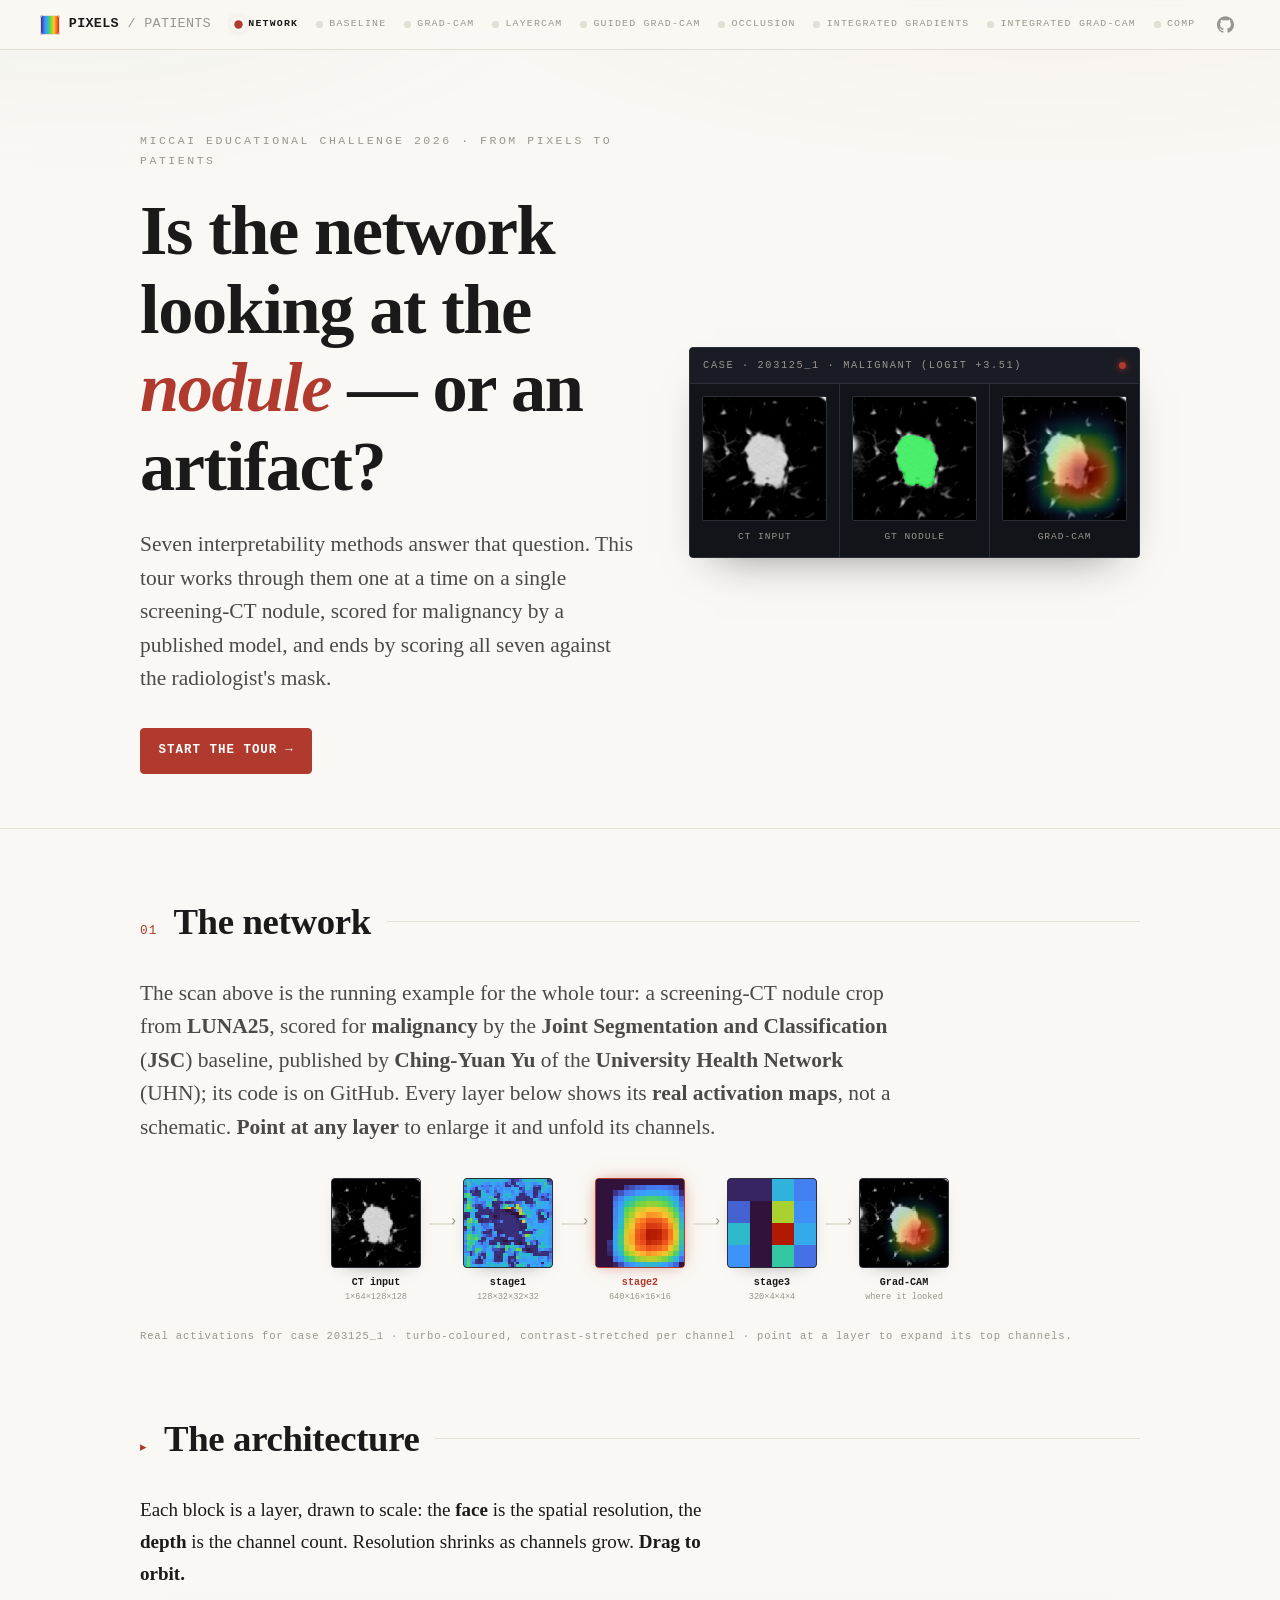
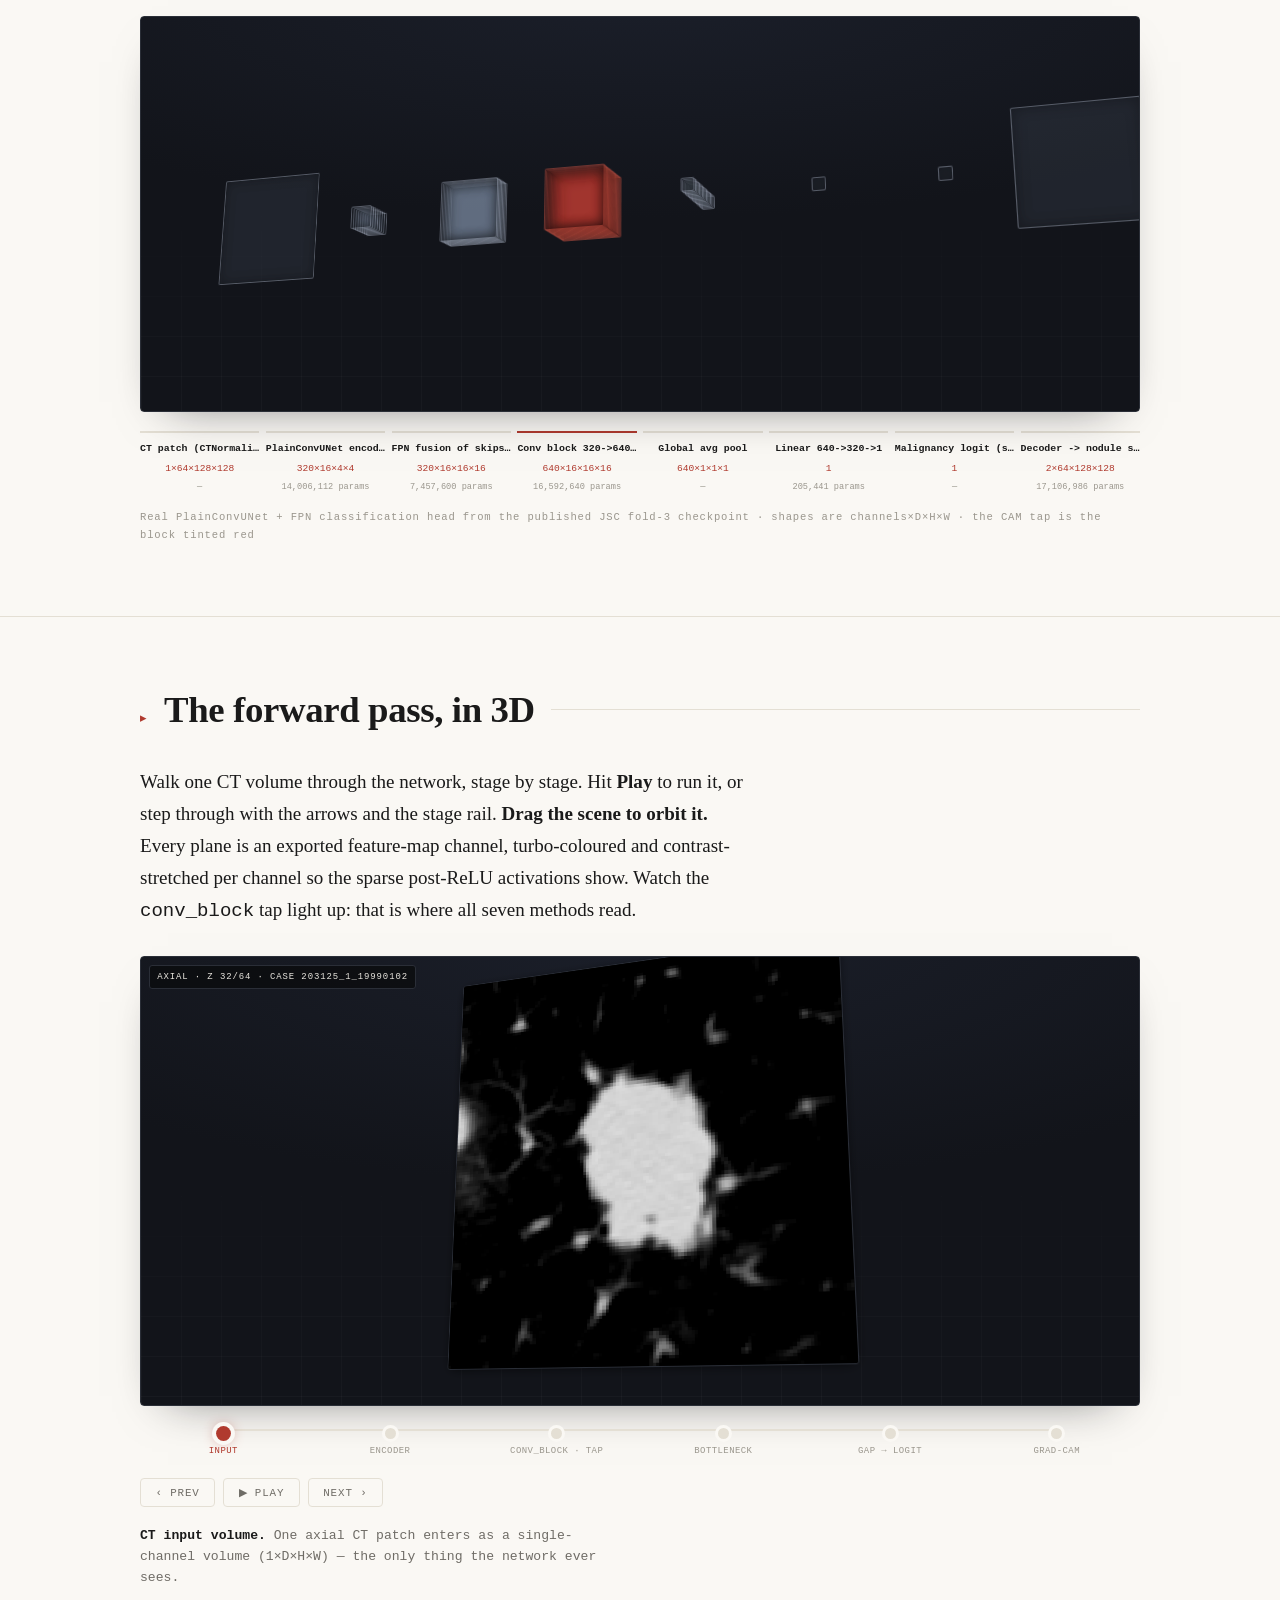
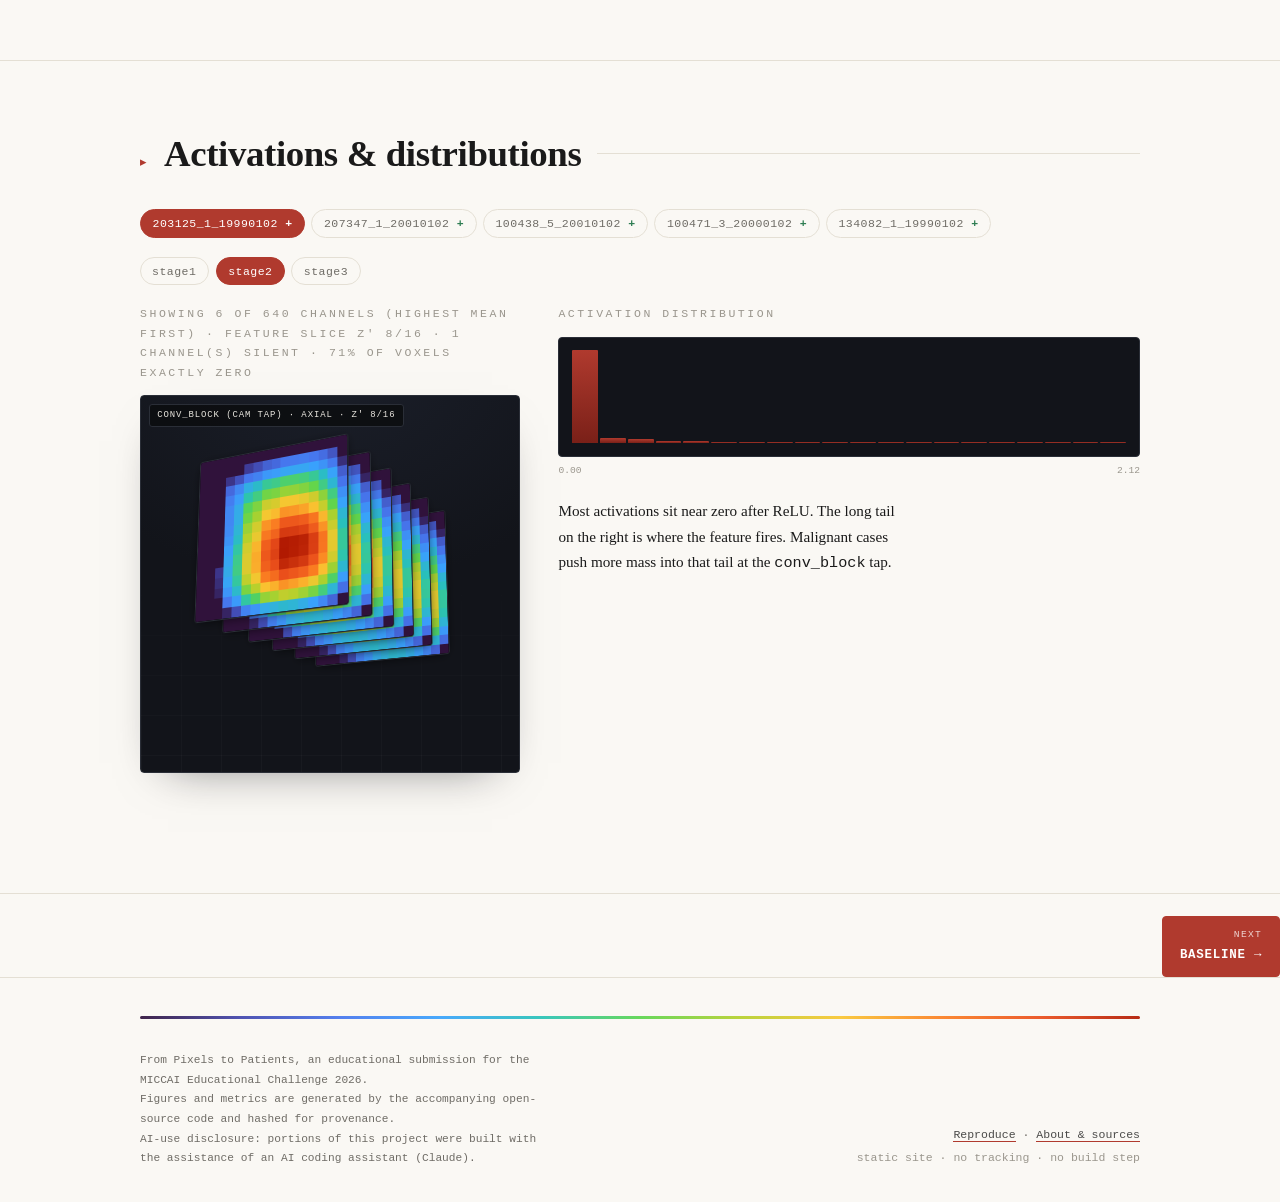
<file: web/index.html>
<!doctype html>
<html lang="en">
<head>
  <meta charset="utf-8" />
  <meta name="viewport" content="width=device-width, initial-scale=1" />
  <title>From Pixels to Patients: Attribution Methods on Lung CT</title>
  <meta name="description" content="An implementation-first tour of seven attribution methods for medical-imaging CNNs, measured on real lung CT. MICCAI Educational Challenge 2026." />
  <link rel="stylesheet" href="styles.css?v=19" />
  <style>
    /* histogram + layer tabs (all 3D scene styling lives in styles.css) */
    .hist { display: flex; align-items: flex-end; gap: 2px; height: 120px; padding: 0.8rem; background: var(--card); border: 1px solid var(--line-dk); border-radius: var(--radius); }
    .hist .b { flex: 1; background: linear-gradient(180deg, var(--accent), #7a2018); border-radius: 1px 1px 0 0; min-height: 1px; }
    .hist-ax { display: flex; justify-content: space-between; font-family: var(--mono); font-size: 0.6rem; color: var(--ink-faint); margin-top: 0.4rem; }
    .layer-tabs { display: flex; gap: 0.4rem; margin: 1.2rem 0; flex-wrap: wrap; }
  </style>
</head>
<body>
  <nav class="chain-top">
    <a class="brand" href="index.html"><span class="mark" aria-hidden="true"></span><b>PIXELS</b><span>/ PATIENTS</span></a>
    <div class="chain-rail" data-chain-rail></div>
    <a class="gh" href="https://github.com/Bardli/pixels-to-patients" aria-label="Source code on GitHub"
       title="Source code on GitHub"><svg viewBox="0 0 24 24" width="17" height="17" aria-hidden="true" focusable="false"><path fill="currentColor" d="M12 .297c-6.63 0-12 5.373-12 12 0 5.303 3.438 9.8 8.205 11.385.6.113.82-.258.82-.577 0-.285-.01-1.04-.015-2.04-3.338.724-4.042-1.61-4.042-1.61C4.422 18.07 3.633 17.7 3.633 17.7c-1.087-.744.084-.729.084-.729 1.205.084 1.838 1.236 1.838 1.236 1.07 1.835 2.809 1.305 3.495.998.108-.776.417-1.305.76-1.605-2.665-.3-5.466-1.332-5.466-5.93 0-1.31.465-2.38 1.235-3.22-.135-.303-.54-1.523.105-3.176 0 0 1.005-.322 3.3 1.23.96-.267 1.98-.399 3-.405 1.02.006 2.04.138 3 .405 2.28-1.552 3.285-1.23 3.285-1.23.645 1.653.24 2.873.12 3.176.765.84 1.23 1.91 1.23 3.22 0 4.61-2.805 5.625-5.475 5.92.42.36.81 1.096.81 2.22 0 1.606-.015 2.896-.015 3.286 0 .315.21.69.825.57C20.565 22.092 24 17.592 24 12.297c0-6.627-5.373-12-12-12"/></svg></a>
  </nav>

  <header class="hero">
    <div class="container hero-grid">
      <div class="stagger">
        <p class="label eyeline">MICCAI Educational Challenge 2026 · From Pixels to Patients</p>
        <h1>Is the network looking at the <em>nodule</em>&nbsp;— or an artifact?</h1>
        <p class="lede">Seven interpretability methods answer that question. This tour works through them one at a time on a single screening&#8209;CT nodule, scored for malignancy by a published model, and ends by scoring all seven against the radiologist's mask.</p>
        <div class="cta-row">
          <a class="btn primary" href="methods/notgradcam.html">Start the tour <span class="arrow">→</span></a>
        </div>
      </div>

      <figure class="panel" aria-label="Reading panel: CT input, ground-truth nodule mask, and Grad-CAM heat-map for one LUNA25 case">
        <div class="panel-bar">
          <span>Case · 203125_1 · malignant (logit +3.51)</span>
          <span class="dot" aria-hidden="true"></span>
        </div>
        <div class="scan-row">
          <figure class="scan">
            <img src="public/data/examples/00_203125_1_19990102/ct_slice.png" alt="Axial CT slice of a lung patch" />
            <figcaption>CT input</figcaption>
          </figure>
          <figure class="scan">
            <img src="public/data/examples/00_203125_1_19990102/mask_slice.png" alt="Ground-truth nodule mask overlaid in green" />
            <figcaption class="gt">GT nodule</figcaption>
          </figure>
          <figure class="scan">
            <img src="public/data/examples/00_203125_1_19990102/attributions/gradcam.png" alt="Grad-CAM heat-map overlaid on the CT slice" />
            <figcaption class="accent">Grad-CAM</figcaption>
          </figure>
        </div>
      </figure>
    </div>
  </header>

  <section id="the-network">
    <div class="container">
      <div class="sec-head reveal">
        <span class="num mono">01</span>
        <h2>The network</h2>
        <span class="rule" aria-hidden="true"></span>
      </div>
      <p class="lede reveal" style="margin-bottom:1.6rem; max-width:72ch">
        The scan above is the running example for the whole tour: a screening&#8209;CT nodule crop from
        <b>LUNA25</b>, scored for <b>malignancy</b> by the <b>Joint Segmentation and
        Classification</b> (<b>JSC</b>) baseline, published by <b>Ching&#8209;Yuan&nbsp;Yu</b> of the
        <b>University Health Network</b> (UHN); its code is
        <a href="https://github.com/bowang-lab/JSC">on GitHub</a>.
        Every layer below shows its <b>real activation maps</b>, not a schematic.
        <b>Point at any layer</b> to enlarge it and unfold its channels.
      </p>
      <div class="reveal" id="flow-mount"></div>
      <p class="figcap reveal" style="margin-top:1.1rem">Real activations for case <span class="mono">203125_1</span> · turbo-coloured, contrast-stretched per channel · point at a layer to expand its top channels.</p>
    </div>
  </section>

  <section style="border-top:none; padding-top:0">
    <div class="container">
      <div class="sec-head reveal"><span class="num">▸</span><h2>The architecture</h2><span class="rule"></span></div>
      <p class="intuition reveal" style="max-width:62ch; margin-bottom:1.6rem">Each block is a layer, drawn to scale: the <b>face</b> is the spatial resolution, the <b>depth</b> is the channel count. Resolution shrinks as channels grow. <b>Drag to orbit.</b></p>
      <div class="reveal" id="arch-mount"></div>
      <p class="figcap" style="margin-top:0.9rem">Real <span class="mono">PlainConvUNet</span> + FPN classification head from the published JSC fold&#8209;3 checkpoint · shapes are channels×D×H×W · the CAM tap is the block tinted red</p>
    </div>
  </section>

  <section id="forward">
    <div class="container">
      <div class="sec-head reveal"><span class="num">▸</span><h2>The forward pass, in 3D</h2><span class="rule"></span></div>
      <p class="intuition reveal" style="max-width:64ch; margin-bottom:1.8rem">Walk one CT volume through the network, stage by stage. Hit <b>Play</b> to run it, or step through with the arrows and the stage rail. <b>Drag the scene to orbit it.</b> Every plane is an exported feature-map channel, turbo-coloured and contrast-stretched per channel so the sparse post-ReLU activations show. Watch the <span class="mono">conv_block</span> tap light up: that is where all seven methods read.</p>
      <div class="pipe" id="pipe">
        <div class="pipe-sticky">
          <div class="stage3d" id="pipeStage" role="img" aria-label="3D visualisation of a CT volume passing through the convolutional network; scroll to advance through the stages, drag to rotate">
            <div class="deck3d" id="pipeDeck"></div>
            <div class="tap-flag" id="tapFlag" hidden>CAM tap</div>
          </div>
          <div class="pipe-hud">
            <div class="pipe-rail" id="pipeRail"></div>
            <div class="pipe-controls">
              <button class="pipe-btn" id="pipePrev">‹ Prev</button>
              <button class="pipe-btn" id="pipePlay">▶ Play</button>
              <button class="pipe-btn" id="pipeNext">Next ›</button>
            </div>
            <p class="pipe-cap" id="pipeCap">One CT volume, walked through the network.</p>
          </div>
        </div>
      </div>
    </div>
  </section>

  <section>
    <div class="container">
      <div class="sec-head reveal"><span class="num">▸</span><h2>Activations &amp; distributions</h2><span class="rule"></span></div>
      <div class="tabs reveal" id="tabs" role="tablist" aria-label="Example case"></div>
      <div class="layer-tabs reveal" id="layer-tabs" aria-label="Layer"></div>
      <div class="bench" style="align-items:start">
        <div>
          <p class="label" id="chan-label" style="margin-bottom:0.8rem">Top channels by mean activation</p>
          <div class="reveal" id="deck-mount"></div>
        </div>
        <div>
          <p class="label" style="margin-bottom:0.8rem">Activation distribution</p>
          <div class="hist reveal" id="hist"></div>
          <div class="hist-ax"><span id="hmin">–</span><span id="hmax">–</span></div>
          <p class="intuition" style="font-size:0.95rem; margin-top:1.2rem; max-width:46ch">Most activations sit near zero after ReLU. The long tail on the right is where the feature fires. Malignant cases push more mass into that tail at the <span class="mono">conv_block</span> tap.</p>
        </div>
      </div>
    </div>
  </section>

  <div class="chain-foot" data-chain-foot></div>

  <footer>
    <div class="container">
      <hr class="heatrule" style="margin-bottom:2rem" />
      <div class="foot-grid">
        <p class="disclosure">
          From Pixels to Patients, an educational submission for the MICCAI Educational Challenge 2026.<br />
          Figures and metrics are generated by the accompanying open-source code and hashed for provenance.<br />
          AI-use disclosure: portions of this project were built with the assistance of an AI coding assistant (Claude).
        </p>
        <div class="mono" style="font-size:0.72rem; text-align:right; line-height:2">
          <a class="link" href="reproduce.html">Reproduce</a> ·
          <a class="link" href="reproduce.html">About &amp; sources</a><br />
          <span style="color:var(--ink-faint)">static site · no tracking · no build step</span>
        </div>
      </div>
    </div>
  </footer>

  <script type="module">
    import { loadJSON } from "./js/data.js?v=4";
    import { mountFlow, mountDeck, initPipeline, mountArchitecture } from "./js/scene3d.js?v=9";
    const ROOT = "public/data";
    const shortLabel = (id) => id.replace(/^\d+_/, "").replace(/_(pos|neg)\d*$/, "");
    const signOf = (id) => (/neg\d*$/.test(id) ? "−" : "+");
    let curActs = null, curLayer = "stage2";

    function renderLayerTabs() {
      const lt = document.getElementById("layer-tabs");
      const nameOf = (l) => {
        const e = curActs && curActs.find((x) => x.layer === l);
        return e && e.real_name ? e.real_name : l;
      };
      lt.innerHTML = ["stage1", "stage2", "stage3"].map((l) =>
        `<button class="tab" data-layer="${l}" aria-selected="${l === curLayer}">${nameOf(l)}</button>`).join("");
      lt.querySelectorAll(".tab").forEach((el) =>
        el.addEventListener("click", () => { curLayer = el.dataset.layer; syncLayer(); }));
    }

    function syncLayer() {
      renderLayerTabs();
      if (curActs) renderActs();
    }

    function renderActs() {
      const entry = curActs.find((e) => e.layer === curLayer);
      const shown = { ...entry, channels: entry.channels.slice(0, 8) };  // data now holds all channels; cap the deck display
      const lab = document.getElementById("chan-label");
      if (lab) {
        const pctZero = Math.round((entry.frac_zero ?? 0) * 100);
        lab.textContent = `Showing ${shown.channels.length} of ${entry.feature_shape[0]} channels (highest mean first)`
          + ` · feature slice z′ ${entry.feature_z}/${entry.feature_shape[1]}`
          + (entry.n_silent != null ? ` · ${entry.n_silent} channel(s) silent · ${pctZero}% of voxels exactly zero` : "");
      }
      mountDeck(document.getElementById("deck-mount"), shown, {
        badge: `${entry.real_name || curLayer} · axial · z′ ${entry.feature_z}/${entry.feature_shape[1]}`,
      });
      const h = entry.histogram, max = Math.max(...h.counts, 1);
      document.getElementById("hist").innerHTML = h.counts.map((c) =>
        `<div class="b" style="height:${(c / max) * 100}%" title="${c}"></div>`).join("");
      document.getElementById("hmin").textContent = h.bins[0].toFixed(2);
      document.getElementById("hmax").textContent = h.bins[h.bins.length - 1].toFixed(2);
    }

    async function selectExample(id, tabEl) {
      for (const t of document.getElementById("tabs").children) t.setAttribute("aria-selected", String(t === tabEl));
      curActs = await loadJSON(`${ROOT}/examples/${id}/activations.json`);
      renderActs();
    }

    (async function () {
      const [graph, manifest] = await Promise.all([
        loadJSON(`${ROOT}/model_graph.json`), loadJSON(`${ROOT}/manifest.json`),
      ]);
      const id0 = manifest.examples[0];
      const [acts0, ctPayload, heatPayload, meta0] = await Promise.all([
        loadJSON(`${ROOT}/examples/${id0}/activations.json`),
        loadJSON(`${ROOT}/examples/${id0}/ct_slice.json`),
        loadJSON(`${ROOT}/examples/${id0}/attributions/gradcam.json`),
        loadJSON(`${ROOT}/examples/${id0}/meta.json`),
      ]);

      mountFlow(document.getElementById("flow-mount"), { acts: acts0, ctPayload, heatPayload });

      mountArchitecture(document.getElementById("arch-mount"), graph);
      renderLayerTabs();
      const tabs = document.getElementById("tabs");
      manifest.examples.forEach((id, i) => {
        const t = document.createElement("button");
        t.className = "tab"; t.setAttribute("role", "tab");
        t.innerHTML = `${shortLabel(id)} <span class="sign">${signOf(id)}</span>`;
        t.addEventListener("click", () => selectExample(id, t));
        tabs.appendChild(t);
        if (i === 0) selectExample(id, t);
      });

      // 3D forward-pass pipeline — fixed to the first case
      initPipeline({
        stage: document.getElementById("pipeStage"),
        deck: document.getElementById("pipeDeck"),
        rail: document.getElementById("pipeRail"),
        cap: document.getElementById("pipeCap"),
        tapFlag: document.getElementById("tapFlag"),
        prevBtn: document.getElementById("pipePrev"),
        nextBtn: document.getElementById("pipeNext"),
        playBtn: document.getElementById("pipePlay"),
        acts: acts0, ctPayload, heatPayload,
      });
      const pb = document.createElement("div");
      pb.className = "badge";
      pb.textContent = `axial · z ${meta0.z_slice}/${meta0.input_shape[0]} · case ${shortLabel(id0)}`;
      document.getElementById("pipeStage").appendChild(pb);
    })().catch((e) => {
      const m = document.getElementById("flow-mount");
      if (m) m.innerHTML = `<span style="color:var(--danger); font-family:var(--mono); font-size:0.8rem">serve over http and run web-export to render the activations</span>`;
      document.getElementById("arch-mount").innerHTML = `<span style="color:var(--danger); font-family:var(--mono); font-size:0.8rem">could not load model_graph.json — serve over http and run web-export</span>`;
      console.error(e);
    });
  </script>
  <script src="js/reveal.js"></script>
  <script type="module">
    import { mountChainNav } from "./js/chain.js?v=1";
    mountChainNav("index.html", "");
  </script>
</body>
</html>
</file>
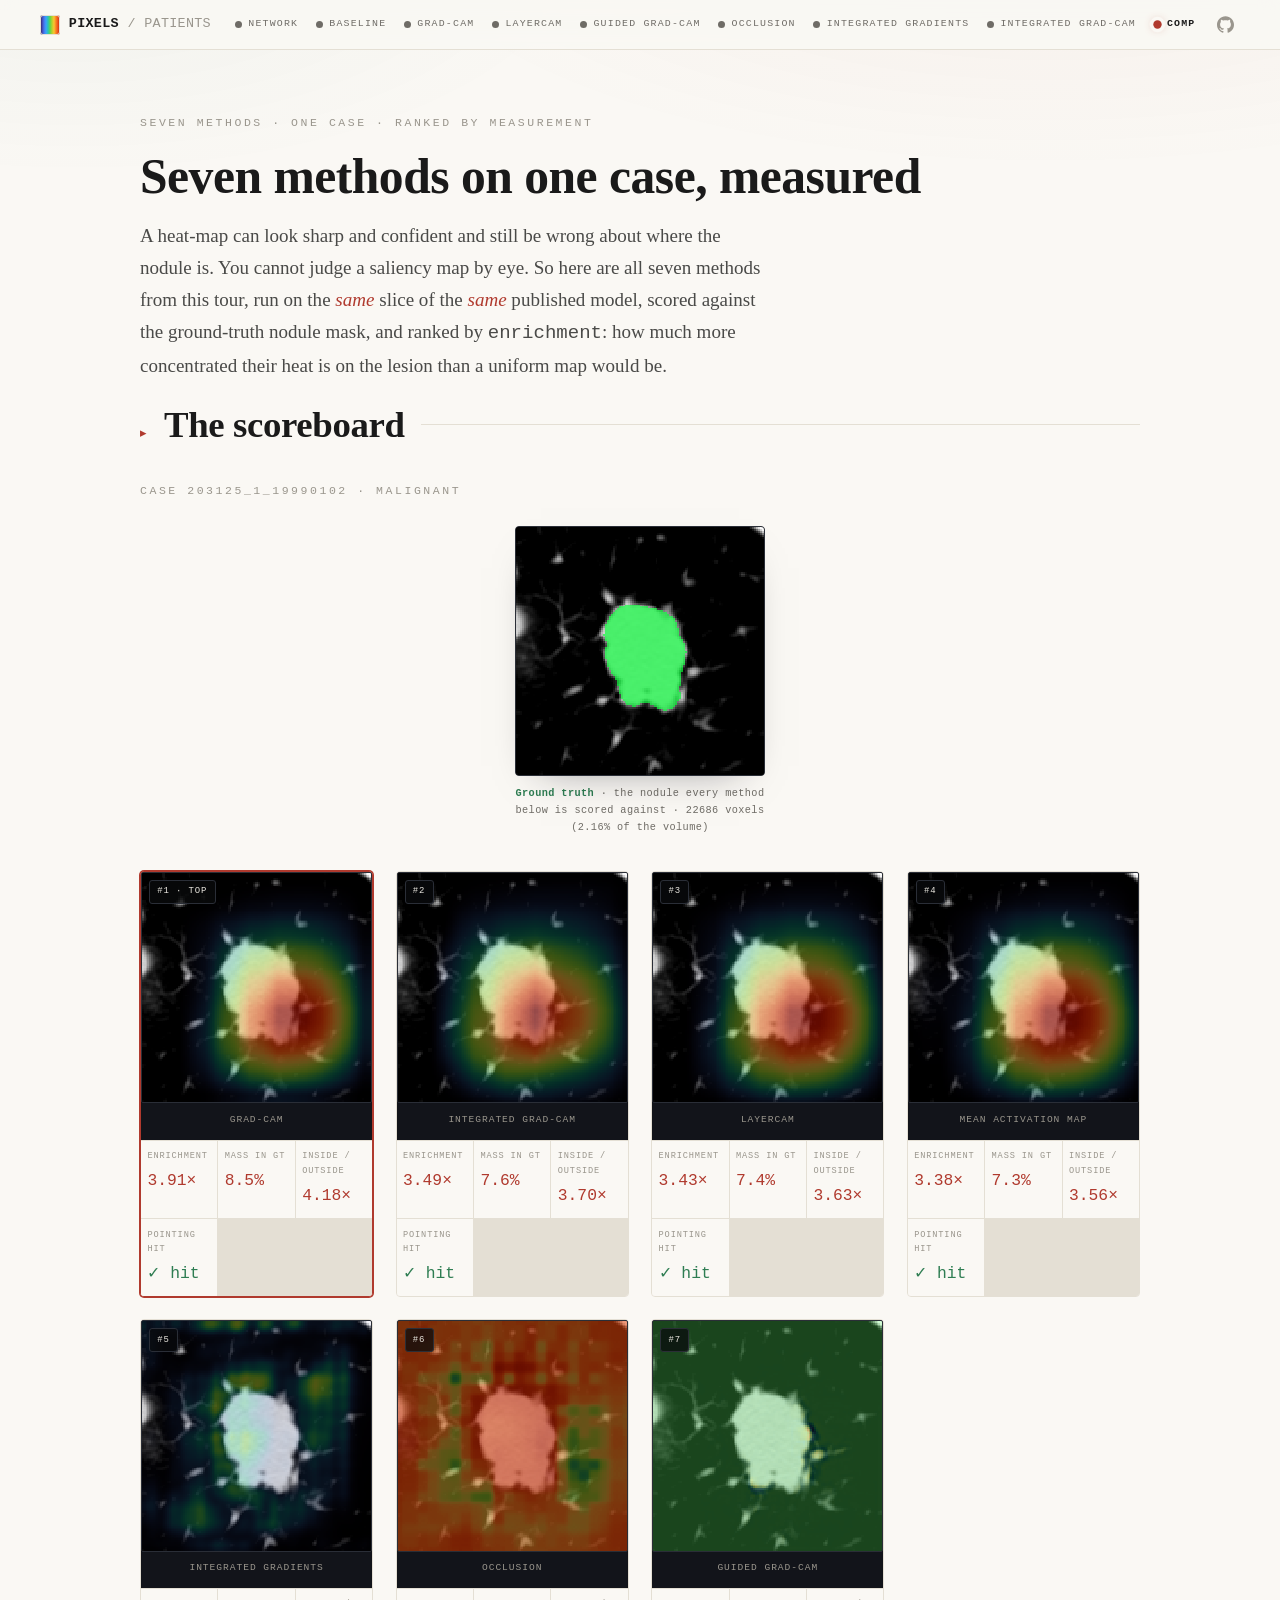
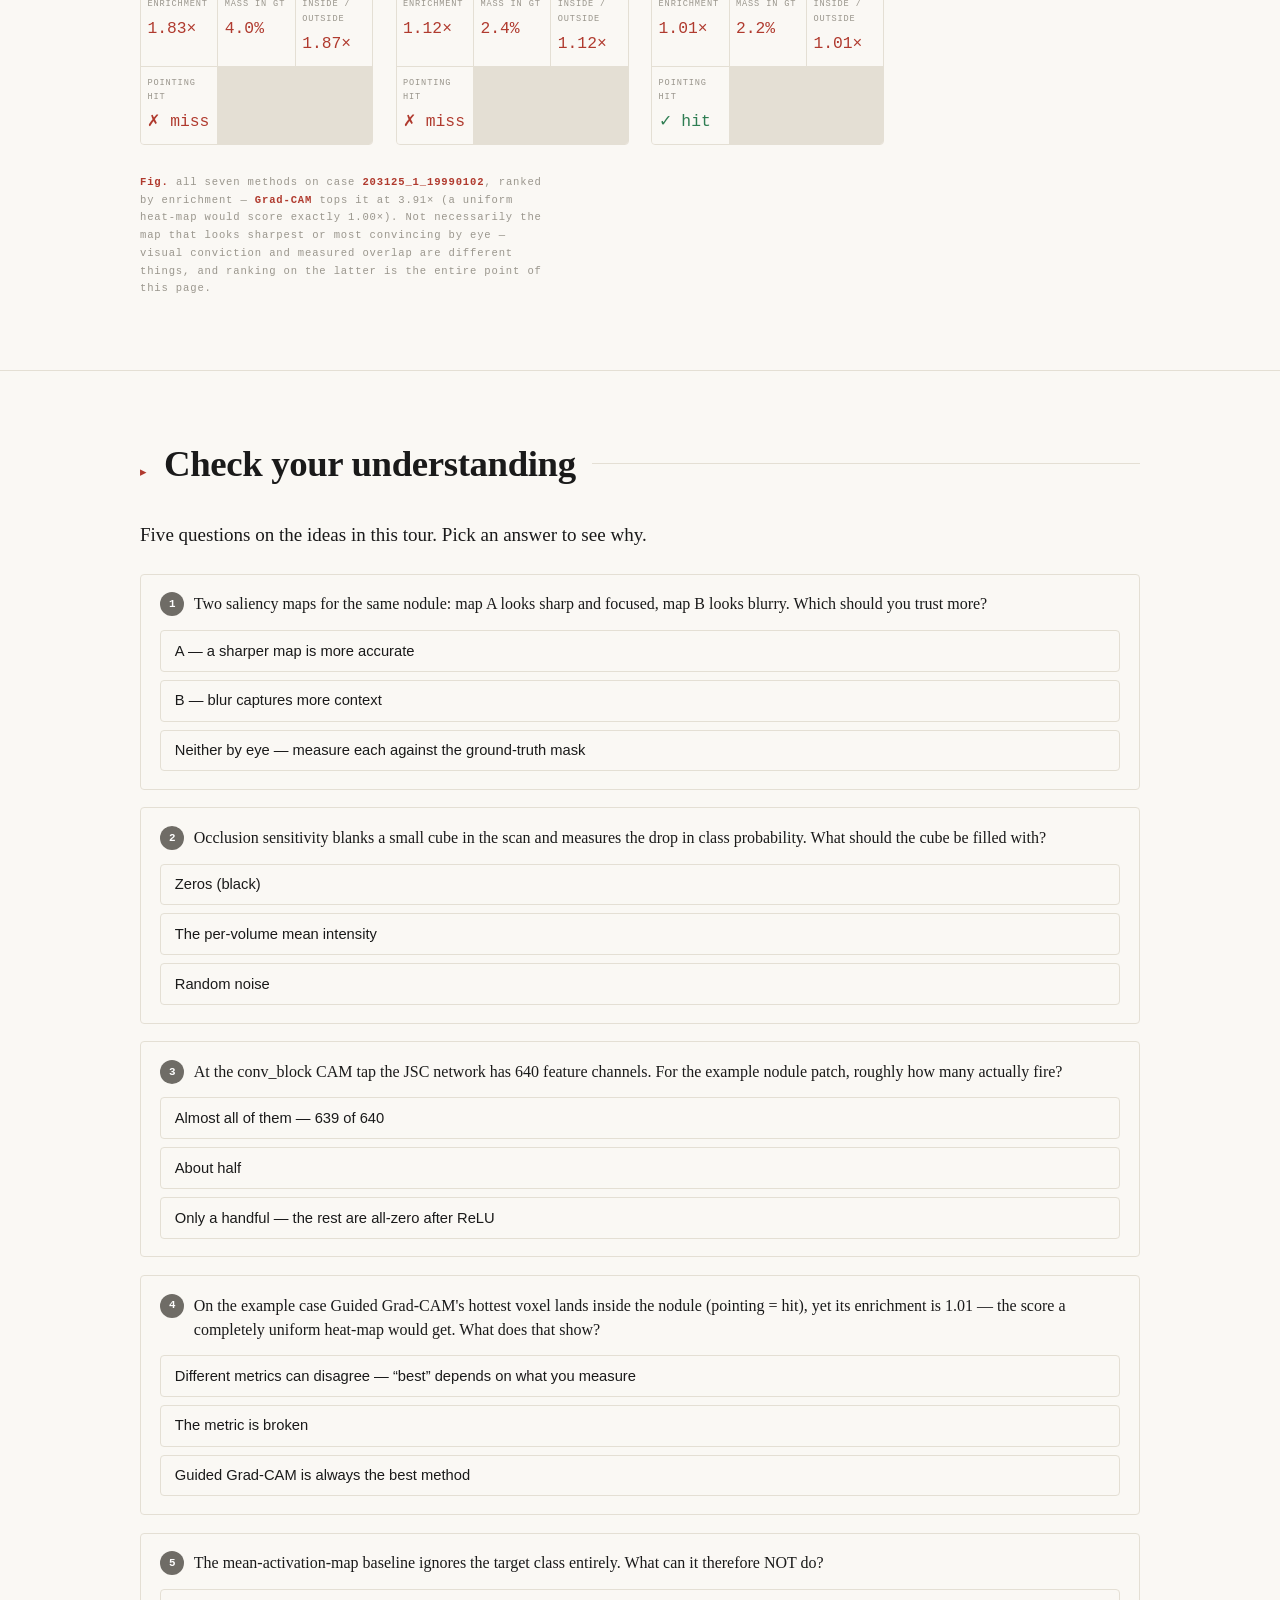
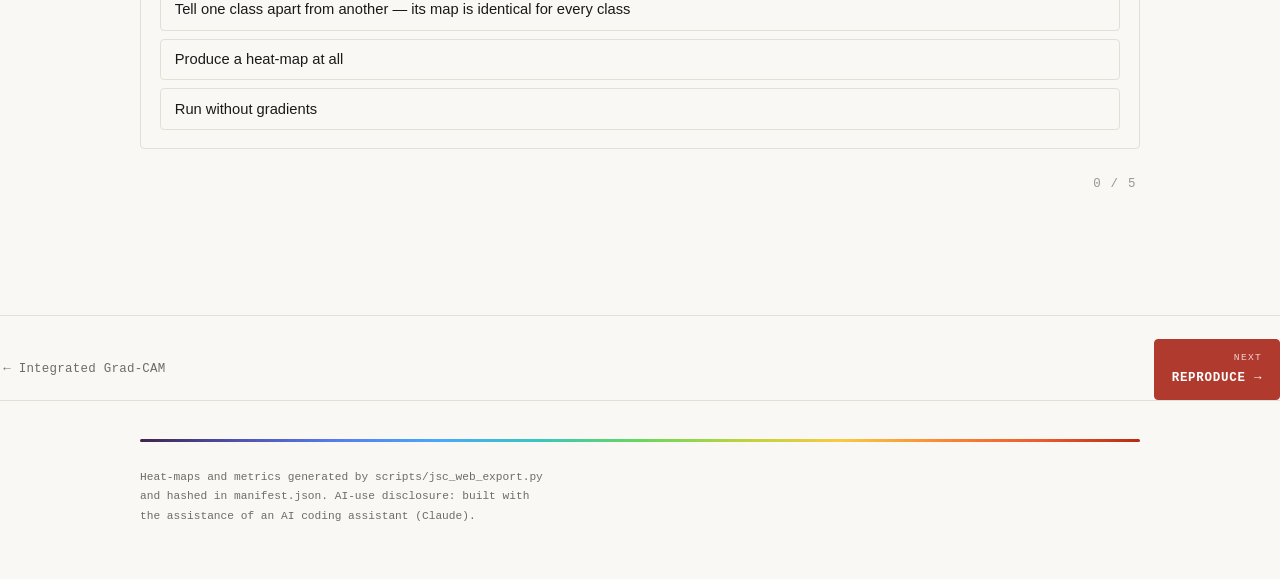
<file: web/compare.html>
<!doctype html>
<html lang="en">
<head>
  <meta charset="utf-8" />
  <meta name="viewport" content="width=device-width, initial-scale=1" />
  <title>Compare all seven · From Pixels to Patients</title>
  <meta name="description" content="All seven attribution methods run on one LUNA25 screening-CT case, scored against the ground-truth nodule mask and ranked by measured enrichment — because a saliency map cannot be judged by eye." />
  <link rel="stylesheet" href="styles.css?v=19" />
  <style>
    /* Page-specific layout only — every color/component reused from styles.css
       (.scan, .cmp, .viewer, .scorecard, .metric, .badge). Not worth promoting
       to the shared stylesheet for one page. */
    .cmp-grid { display: grid; grid-template-columns: repeat(auto-fit, minmax(210px, 1fr)); gap: 1.4rem; margin-top: 1.8rem; }
    .cmp-cell { border: 1px solid var(--line); border-radius: var(--radius); overflow: hidden; background: var(--bg); transition: border-color .15s; }
    .cmp-cell:hover { border-color: var(--ink-dim); }
    .cmp-cell.top-rank { border-color: var(--accent); box-shadow: 0 0 0 1px var(--accent); }
    .cmp-cell .scan { position: relative; padding: 0; }
    .cmp-cell .scan figcaption { margin-top: 0; padding: 0.55rem 0.6rem 0.7rem; }
    .cmp-cell .scorecard { border: none; border-top: 1px solid var(--line); border-radius: 0; }
    .cmp-cell .metric { padding: 0.55rem 0.4rem; }
    .cmp-cell .metric .mk { font-size: 0.54rem; }
    .cmp-cell .metric .mv { font-size: 1.02rem; margin-top: 0.2rem; }
    .gt-fig { max-width: 250px; margin: 0 auto 2.2rem; }
  </style>
</head>
<body>
  <nav class="chain-top">
    <a class="brand" href="index.html"><span class="mark" aria-hidden="true"></span><b>PIXELS</b><span>/ PATIENTS</span></a>
    <div class="chain-rail" data-chain-rail></div>
    <a class="gh" href="https://github.com/Bardli/pixels-to-patients" aria-label="Source code on GitHub"
       title="Source code on GitHub"><svg viewBox="0 0 24 24" width="17" height="17" aria-hidden="true" focusable="false"><path fill="currentColor" d="M12 .297c-6.63 0-12 5.373-12 12 0 5.303 3.438 9.8 8.205 11.385.6.113.82-.258.82-.577 0-.285-.01-1.04-.015-2.04-3.338.724-4.042-1.61-4.042-1.61C4.422 18.07 3.633 17.7 3.633 17.7c-1.087-.744.084-.729.084-.729 1.205.084 1.838 1.236 1.838 1.236 1.07 1.835 2.809 1.305 3.495.998.108-.776.417-1.305.76-1.605-2.665-.3-5.466-1.332-5.466-5.93 0-1.31.465-2.38 1.235-3.22-.135-.303-.54-1.523.105-3.176 0 0 1.005-.322 3.3 1.23.96-.267 1.98-.399 3-.405 1.02.006 2.04.138 3 .405 2.28-1.552 3.285-1.23 3.285-1.23.645 1.653.24 2.873.12 3.176.765.84 1.23 1.91 1.23 3.22 0 4.61-2.805 5.625-5.475 5.92.42.36.81 1.096.81 2.22 0 1.606-.015 2.896-.015 3.286 0 .315.21.69.825.57C20.565 22.092 24 17.592 24 12.297c0-6.627-5.373-12-12-12"/></svg></a>
  </nav>

  <div class="page-head">
    <div class="container">
      <p class="label kicker">Seven methods · one case · ranked by measurement</p>
      <h1>Seven methods on one case, measured</h1>
      <p class="intuition">A heat-map can look sharp and confident and still be wrong about where the nodule is. You cannot judge a saliency map by eye. So here are all seven methods from this tour, run on the <em>same</em> slice of the <em>same</em> published model, scored against the ground-truth nodule mask, and ranked by <span class="mono">enrichment</span>: how much more concentrated their heat is on the lesion than a uniform map would be.</p>
    </div>
  </div>

  <section style="border-top:none; padding-top:0">
    <div class="container">
      <div class="sec-head reveal"><span class="num">▸</span><h2>The scoreboard</h2><span class="rule"></span></div>

      <p class="label" id="case-lab" style="margin-bottom:1.6rem">&nbsp;</p>

      <figure class="cmp gt-fig">
        <div class="viewer gt"><img id="gt-img" alt="Ground-truth nodule region shaded green on the CT slice" /></div>
        <figcaption id="gt-cap">&nbsp;</figcaption>
      </figure>

      <div class="cmp-grid" id="grid" role="list" aria-label="Seven attribution methods, ranked by enrichment of heat on the nodule mask"></div>

      <p class="figcap" id="rank-cap" style="max-width:64ch; margin-top:1.8rem">&nbsp;</p>
    </div>
  </section>

  <section>
    <div class="container">
      <div class="sec-head reveal"><span class="num">▸</span><h2>Check your understanding</h2><span class="rule"></span></div>
      <p class="intuition reveal" style="max-width:60ch; margin-bottom:0.2rem">Five questions on the ideas in this tour. Pick an answer to see why.</p>
      <div class="quiz reveal" id="quiz"></div>
    </div>
  </section>

  <div class="chain-foot" data-chain-foot></div>

  <footer>
    <div class="container">
      <hr class="heatrule" style="margin-bottom:1.6rem" />
      <p class="disclosure">Heat-maps and metrics generated by <span class="mono">scripts/jsc_web_export.py</span> and hashed in <span class="mono">manifest.json</span>. AI-use disclosure: built with the assistance of an AI coding assistant (Claude).</p>
    </div>
  </footer>

  <script type="module">
    import { loadJSON, METHOD_LABELS, METRIC_LABELS, fmtMetric } from "./js/data.js?v=4";

    const ROOT = "public/data";
    const shortLabel = (id) => id.replace(/^\d+_/, "").replace(/_(pos|neg)\d*$/, "");

    (async function init() {
      const manifest = await loadJSON(`${ROOT}/manifest.json`);
      const id = manifest.examples[0];
      const meta = await loadJSON(`${ROOT}/examples/${id}/meta.json`);
      const truth = meta.true_label === 1 ? "malignant" : "benign";

      document.getElementById("case-lab").textContent = `Case ${shortLabel(id)} · ${truth}`;
      document.getElementById("gt-img").src = `${ROOT}/examples/${id}/mask_slice.png`;
      document.getElementById("gt-cap").innerHTML =
        `<b class="gt-t">Ground truth</b> · the nodule every method below is scored against`
        + ` · ${meta.gt_voxels} voxels (${(meta.gt_volume_fraction * 100).toFixed(2)}% of the volume)`;

      // Rank by enrichment, not raw mass. Real nodules occupy a fraction of a
      // percent of the volume, so raw mass collapses toward zero and is not
      // comparable between a small nodule and a large one; enrichment divides
      // it out (uniform heat-map = exactly 1.0).
      const ranked = meta.methods
        .map((method) => ({ method, m: meta.metrics[method] }))
        .sort((a, b) => b.m.enrichment - a.m.enrichment);

      document.getElementById("grid").innerHTML = ranked.map(({ method, m }, i) => {
        const rank = i + 1;
        const label = METHOD_LABELS[method] || method;
        const metricsHtml = Object.keys(METRIC_LABELS).map((k) => {
          const cls = k === "pointing_acc" ? (m[k] >= 0.5 ? "gt" : "no") : "";
          return `<div class="metric"><div class="mk">${METRIC_LABELS[k]}</div><div class="mv ${cls}">${fmtMetric(k, m[k])}</div></div>`;
        }).join("");
        return `<article class="cmp-cell${rank === 1 ? " top-rank" : ""}" role="listitem">
          <figure class="scan">
            <div class="badge">#${rank}${rank === 1 ? " · top" : ""}</div>
            <img src="${ROOT}/examples/${id}/attributions/${method}.png" alt="${label} heat-map overlaid on the CT slice" />
            <figcaption class="${rank === 1 ? "accent" : ""}">${label}</figcaption>
          </figure>
          <div class="scorecard">${metricsHtml}</div>
        </article>`;
      }).join("");

      const top = ranked[0];
      document.getElementById("rank-cap").innerHTML =
        `<b>Fig.</b> all seven methods on case <b>${shortLabel(id)}</b>, ranked by <span class="mono">enrichment</span> — ` +
        `<b>${METHOD_LABELS[top.method]}</b> tops it at ${fmtMetric("enrichment", top.m.enrichment)} ` +
        `(a uniform heat-map would score exactly 1.00×). ` +
        `Not necessarily the map that looks sharpest or most convincing by eye — visual conviction and measured overlap are different things, and ranking on the latter is the entire point of this page.`;
    })().catch((e) => {
      document.getElementById("grid").innerHTML =
        `<span style="color:var(--danger); font-family:var(--mono); font-size:0.8rem">could not load data bundle — serve over http and run web-export</span>`;
      console.error(e);
    });
  </script>
  <script src="js/reveal.js"></script>
  <script>
    // Comprehension quiz — self-contained; answers verified against scripts/gradcam3d_viz.py + the exported metrics.
    const QUIZ = [
      { q: "Two saliency maps for the same nodule: map A looks sharp and focused, map B looks blurry. Which should you trust more?",
        options: ["A — a sharper map is more accurate", "B — blur captures more context", "Neither by eye — measure each against the ground-truth mask"],
        answer: 2,
        explain: "The core lesson of this tour: visual conviction is not correctness. Only measuring overlap with the nodule mask tells you which map actually localises the lesion." },
      { q: "Occlusion sensitivity blanks a small cube in the scan and measures the drop in class probability. What should the cube be filled with?",
        options: ["Zeros (black)", "The per-volume mean intensity", "Random noise"],
        answer: 1,
        explain: "Filling with zero injects a fake high-contrast edge the network reacts to — an artifact, not evidence. The per-volume mean keeps the perturbation neutral." },
      { q: "At the conv_block CAM tap the JSC network has 640 feature channels. For the example nodule patch, roughly how many actually fire?",
        options: ["Almost all of them — 639 of 640", "About half", "Only a handful — the rest are all-zero after ReLU"],
        answer: 0,
        explain: "639 of 640 channels carry some signal, even though 71% of individual voxels are exactly zero after the ReLU. A real trained backbone spreads its representation across nearly every channel — which is exactly why plain mean-activation (notGradCAM) is a weak localiser here: averaging 640 busy channels blurs the class-specific signal away." },
      { q: "On the example case Guided Grad-CAM's hottest voxel lands inside the nodule (pointing = hit), yet its enrichment is 1.01 — the score a completely uniform heat-map would get. What does that show?",
        options: ["Different metrics can disagree — “best” depends on what you measure", "The metric is broken", "Guided Grad-CAM is always the best method"],
        answer: 0,
        explain: "Pointing accuracy asks only where the single peak lands; enrichment asks how concentrated the whole map is. A map can nail the peak and still spread its mass everywhere else. That is exactly why the tour reports several metrics instead of trusting a single number." },
      { q: "The mean-activation-map baseline ignores the target class entirely. What can it therefore NOT do?",
        options: ["Tell one class apart from another — its map is identical for every class", "Produce a heat-map at all", "Run without gradients"],
        answer: 0,
        explain: "No class signal in, so the map is class-agnostic: it shows where the network is active, not where for THIS class. Adding the class gradient is what makes Grad-CAM class-discriminative." },
    ];
    (function () {
      const mount = document.getElementById("quiz");
      if (!mount) return;
      let score = 0, answered = 0;
      const scoreEl = document.createElement("div");
      scoreEl.className = "quiz-score";
      scoreEl.textContent = `0 / ${QUIZ.length}`;
      QUIZ.forEach((item, qi) => {
        const card = document.createElement("div");
        card.className = "quiz-q";
        const stem = document.createElement("p");
        stem.className = "quiz-stem";
        stem.innerHTML = `<span class="quiz-n">${qi + 1}</span><span>${item.q}</span>`;
        card.appendChild(stem);
        const opts = document.createElement("div");
        opts.className = "quiz-opts";
        item.options.forEach((opt, oi) => {
          const b = document.createElement("button");
          b.type = "button";
          b.className = "quiz-opt";
          b.textContent = opt;
          b.addEventListener("click", () => {
            if (card.classList.contains("done")) return;
            card.classList.add("done");
            answered++;
            const right = oi === item.answer;
            if (right) score++;
            b.classList.add(right ? "correct" : "wrong");
            if (!right) opts.children[item.answer].classList.add("correct");
            const ex = document.createElement("p");
            ex.className = "quiz-explain";
            ex.innerHTML = `<b>${right ? "Correct." : "Not quite."}</b> ${item.explain}`;
            card.appendChild(ex);
            scoreEl.textContent = `${score} / ${QUIZ.length}`;
            if (answered === QUIZ.length) scoreEl.classList.add("complete");
          });
          opts.appendChild(b);
        });
        card.appendChild(opts);
        mount.appendChild(card);
      });
      mount.appendChild(scoreEl);
    })();
  </script>
  <script type="module">
    import { mountChainNav } from "./js/chain.js?v=1";
    mountChainNav("compare.html", "");
  </script>
</body>
</html>
</file>
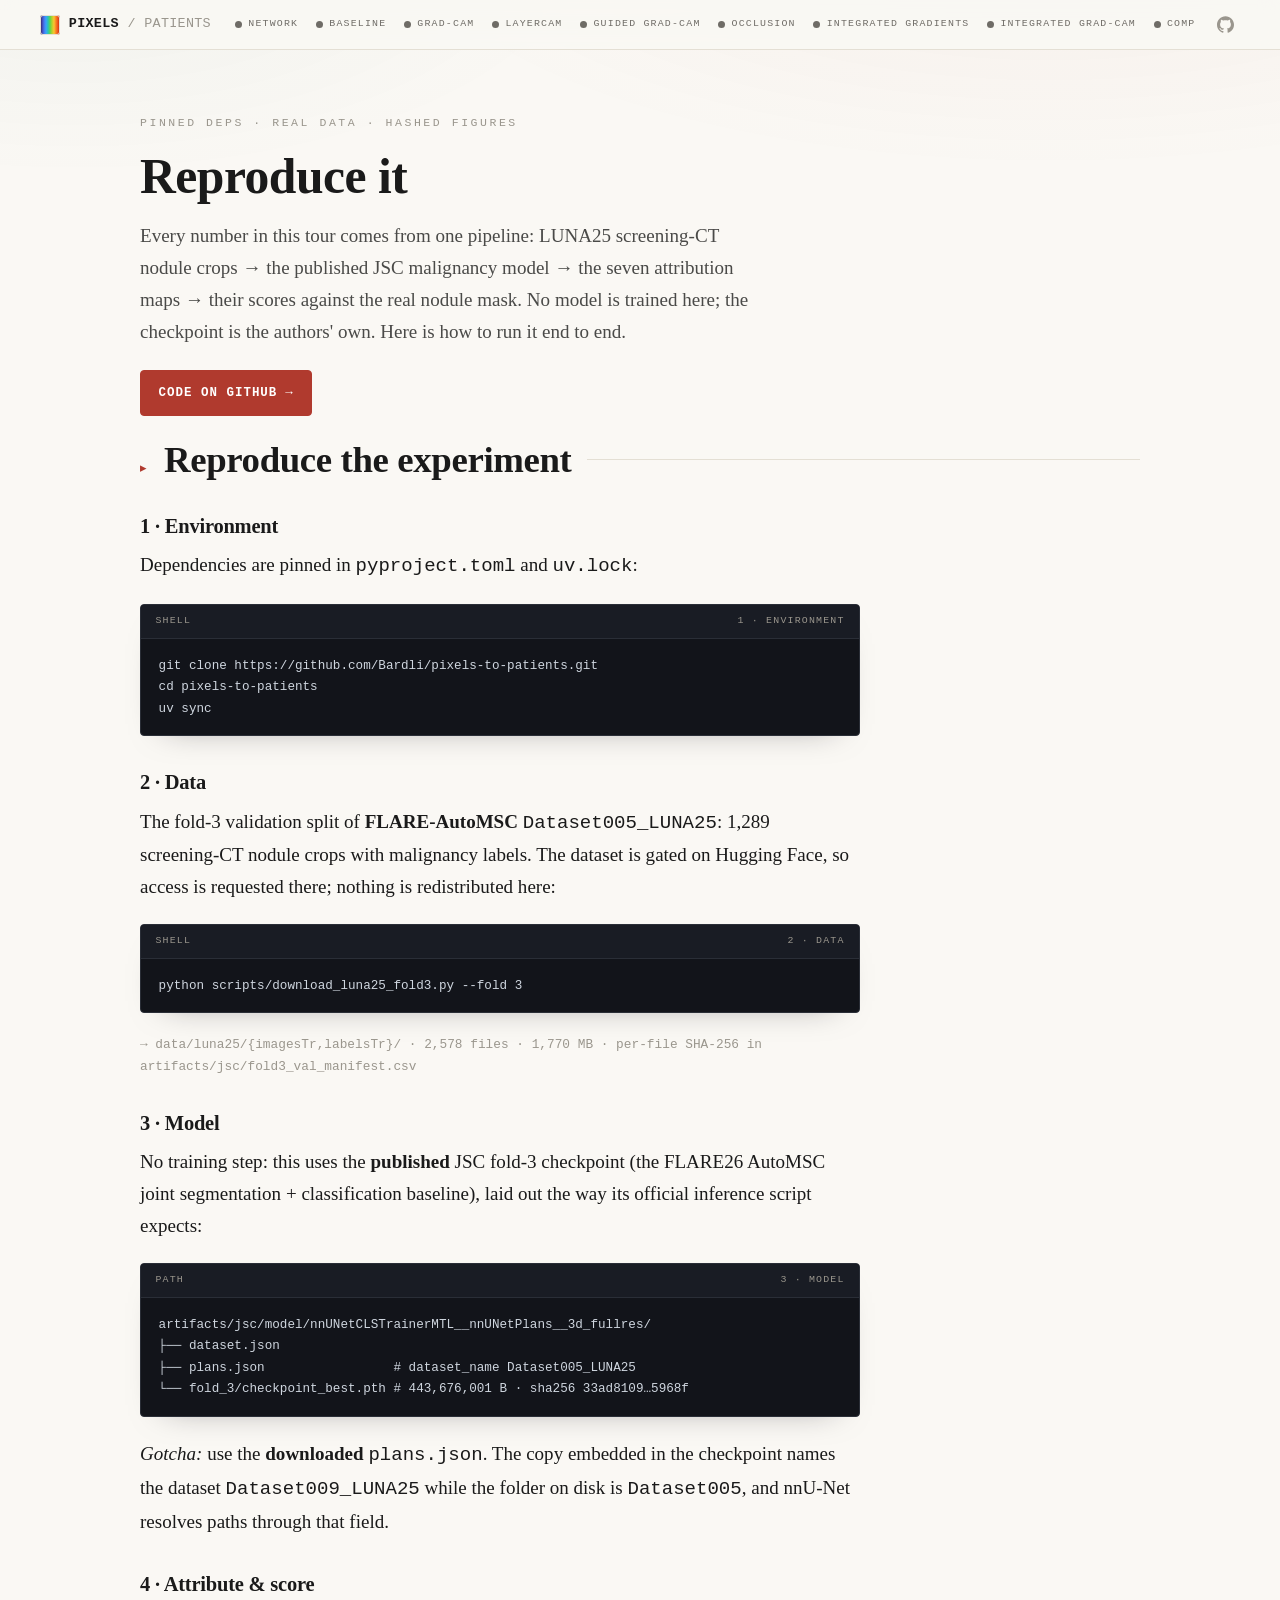
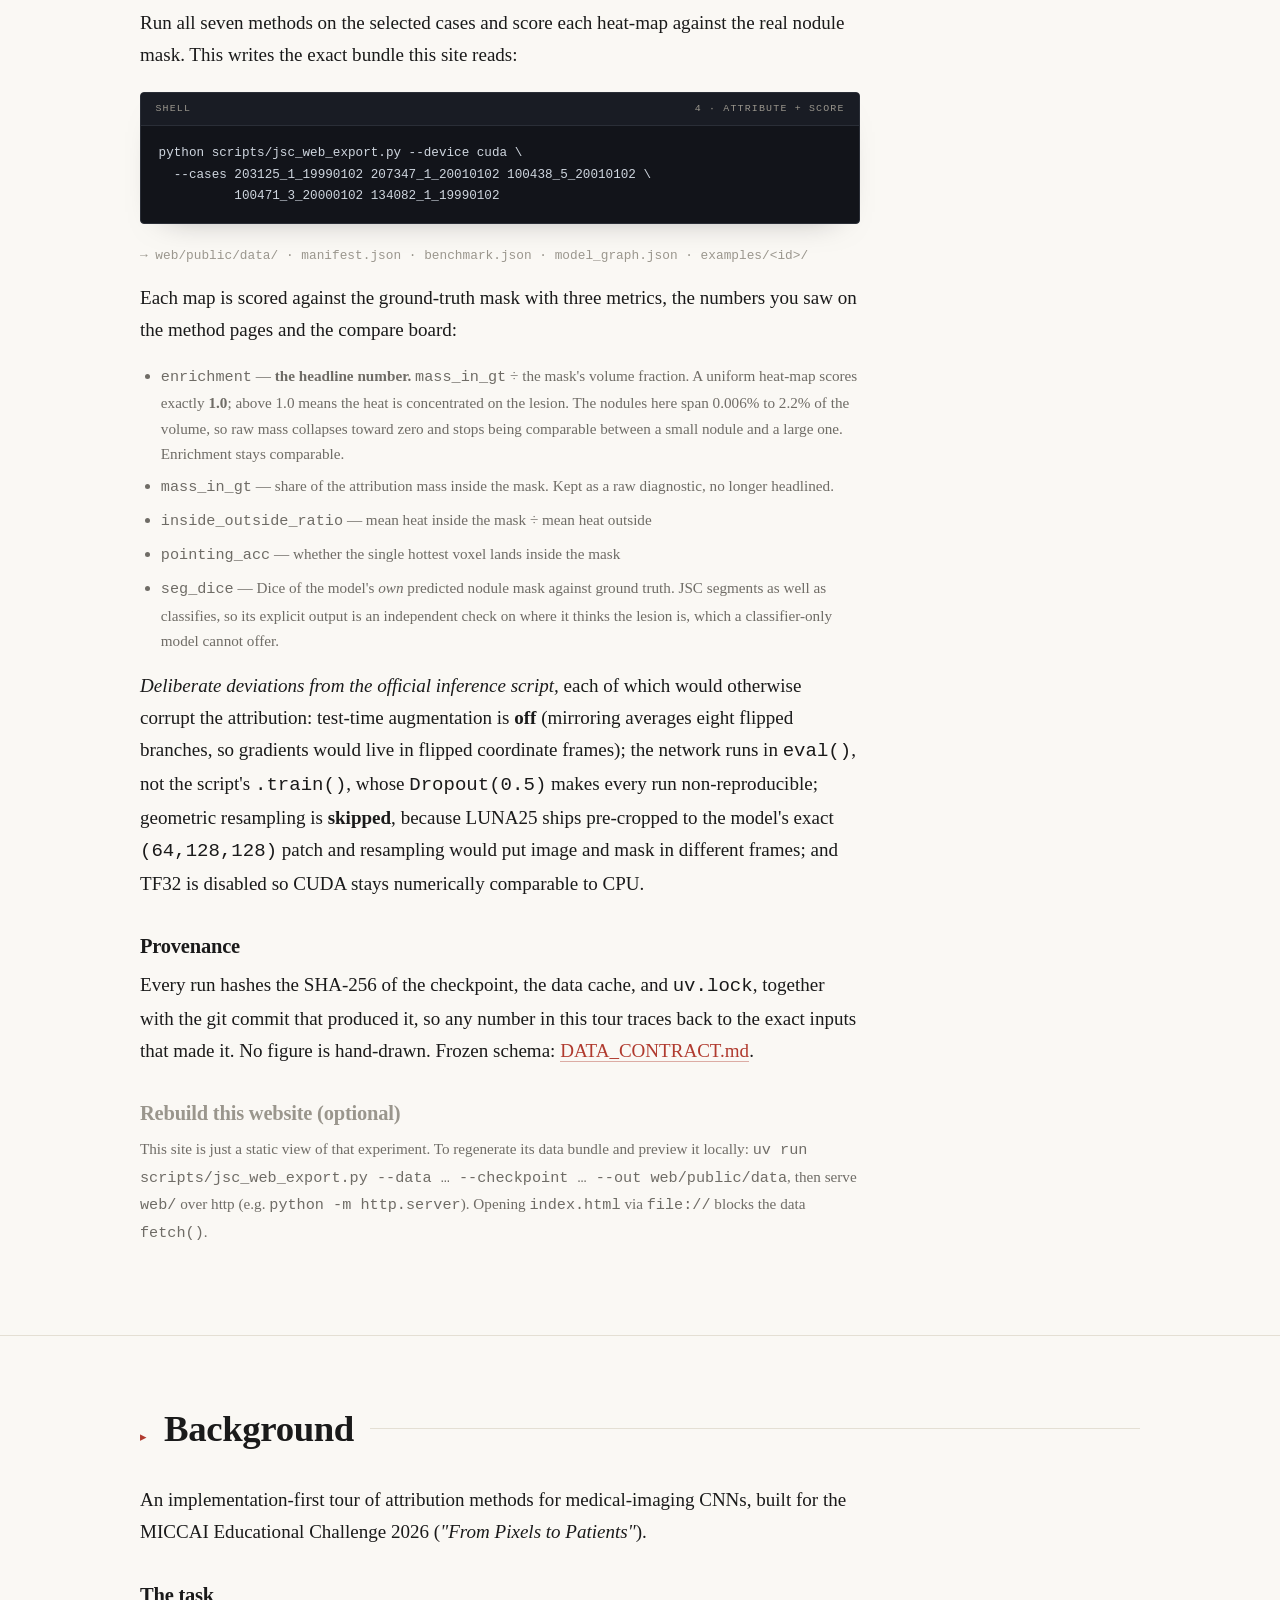
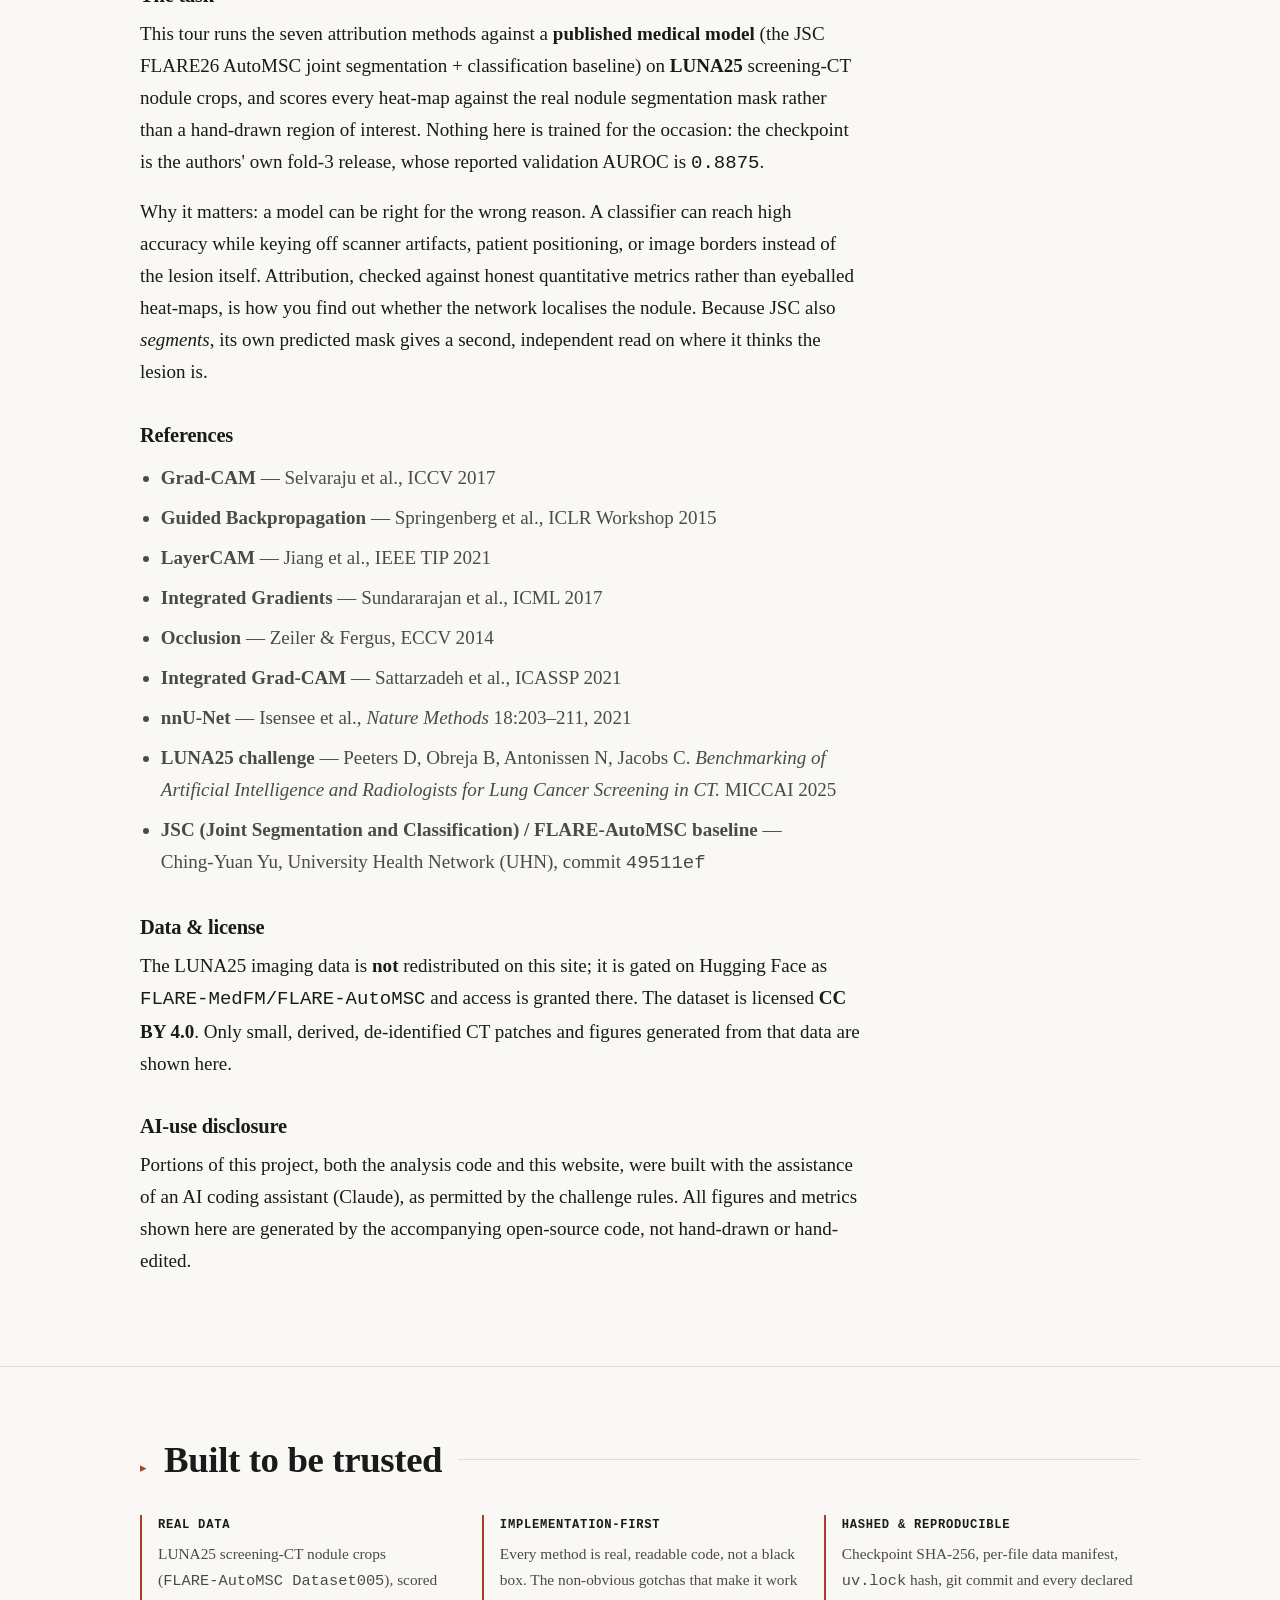
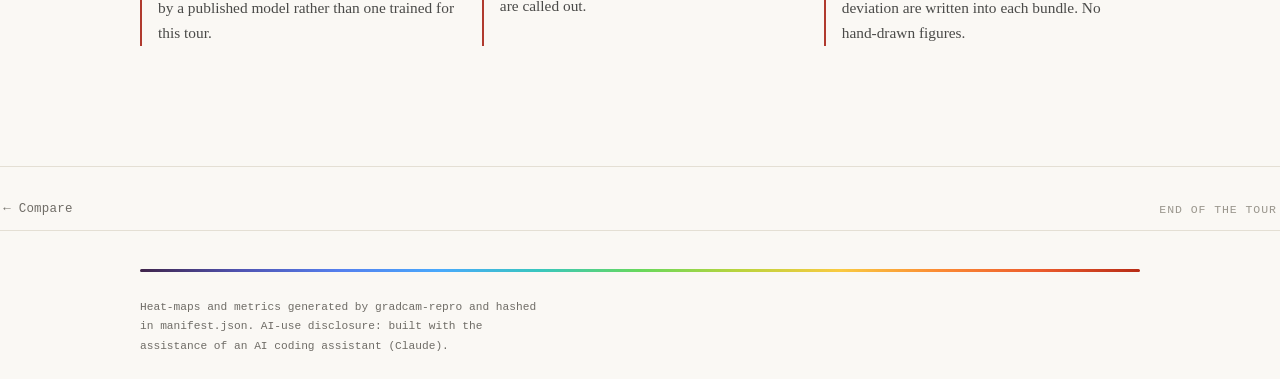
<file: web/reproduce.html>
<!doctype html>
<html lang="en">
<head>
  <meta charset="utf-8" />
  <meta name="viewport" content="width=device-width, initial-scale=1" />
  <title>Reproduce it · From Pixels to Patients</title>
  <meta name="description" content="The exact pipeline to reproduce the experiment — from gated LUNA25 screening CT to the published JSC malignancy model, the seven attribution maps, and their scores against the real nodule mask." />
  <link rel="stylesheet" href="styles.css?v=19" />
</head>
<body>
  <nav class="chain-top">
    <a class="brand" href="index.html"><span class="mark" aria-hidden="true"></span><b>PIXELS</b><span>/ PATIENTS</span></a>
    <div class="chain-rail" data-chain-rail></div>
    <a class="gh" href="https://github.com/Bardli/pixels-to-patients" aria-label="Source code on GitHub"
       title="Source code on GitHub"><svg viewBox="0 0 24 24" width="17" height="17" aria-hidden="true" focusable="false"><path fill="currentColor" d="M12 .297c-6.63 0-12 5.373-12 12 0 5.303 3.438 9.8 8.205 11.385.6.113.82-.258.82-.577 0-.285-.01-1.04-.015-2.04-3.338.724-4.042-1.61-4.042-1.61C4.422 18.07 3.633 17.7 3.633 17.7c-1.087-.744.084-.729.084-.729 1.205.084 1.838 1.236 1.838 1.236 1.07 1.835 2.809 1.305 3.495.998.108-.776.417-1.305.76-1.605-2.665-.3-5.466-1.332-5.466-5.93 0-1.31.465-2.38 1.235-3.22-.135-.303-.54-1.523.105-3.176 0 0 1.005-.322 3.3 1.23.96-.267 1.98-.399 3-.405 1.02.006 2.04.138 3 .405 2.28-1.552 3.285-1.23 3.285-1.23.645 1.653.24 2.873.12 3.176.765.84 1.23 1.91 1.23 3.22 0 4.61-2.805 5.625-5.475 5.92.42.36.81 1.096.81 2.22 0 1.606-.015 2.896-.015 3.286 0 .315.21.69.825.57C20.565 22.092 24 17.592 24 12.297c0-6.627-5.373-12-12-12"/></svg></a>
  </nav>

  <div class="page-head">
    <div class="container">
      <p class="label kicker">Pinned deps · real data · hashed figures</p>
      <h1>Reproduce it</h1>
      <p class="intuition">Every number in this tour comes from one pipeline: LUNA25 screening&#8209;CT nodule crops → the published JSC malignancy model → the seven attribution maps → their scores against the real nodule mask. No model is trained here; the checkpoint is the authors' own. Here is how to run it end to end.</p>
      <div class="cta-row" style="margin-top:1.4rem">
        <a class="btn primary" href="https://github.com/Bardli/pixels-to-patients">Code on GitHub <span class="arrow">→</span></a>
      </div>
    </div>
  </div>

  <section style="border-top:none; padding-top:0">
    <div class="container">
      <div class="sec-head reveal"><span class="num">▸</span><h2>Reproduce the experiment</h2><span class="rule"></span></div>
      <div class="prose reveal">

        <h3>1 · Environment</h3>
        <p>Dependencies are pinned in <span class="mono">pyproject.toml</span> and <span class="mono">uv.lock</span>:</p>
        <div class="codeblock"><div class="cap"><span>shell</span><span>1 · environment</span></div>
<pre>git clone https://github.com/Bardli/pixels-to-patients.git
cd pixels-to-patients
uv sync</pre></div>

        <h3>2 · Data</h3>
        <p>The fold&#8209;3 validation split of <b>FLARE&#8209;AutoMSC</b> <span class="mono">Dataset005_LUNA25</span>: 1,289 screening&#8209;CT nodule crops with malignancy labels. The dataset is gated on Hugging Face, so access is requested there; nothing is redistributed here:</p>
        <div class="codeblock"><div class="cap"><span>shell</span><span>2 · data</span></div>
<pre>python scripts/download_luna25_fold3.py --fold 3</pre></div>
        <p style="font-family:var(--mono); font-size:0.8rem; color:var(--ink-faint); margin:0.4rem 0 0">→ data/luna25/{imagesTr,labelsTr}/ · 2,578 files · 1,770 MB · per-file SHA-256 in artifacts/jsc/fold3_val_manifest.csv</p>

        <h3>3 · Model</h3>
        <p>No training step: this uses the <b>published</b> JSC fold&#8209;3 checkpoint (the FLARE26 AutoMSC joint segmentation + classification baseline), laid out the way its official inference script expects:</p>
        <div class="codeblock"><div class="cap"><span>path</span><span>3 · model</span></div>
<pre>artifacts/jsc/model/nnUNetCLSTrainerMTL__nnUNetPlans__3d_fullres/
├── dataset.json
├── plans.json                 # dataset_name Dataset005_LUNA25
└── fold_3/checkpoint_best.pth # 443,676,001 B · sha256 33ad8109…5968f</pre></div>
        <p style="margin-top:0.7rem"><em>Gotcha:</em> use the <b>downloaded</b> <span class="mono">plans.json</span>. The copy embedded in the checkpoint names the dataset <span class="mono">Dataset009_LUNA25</span> while the folder on disk is <span class="mono">Dataset005</span>, and nnU&#8209;Net resolves paths through that field.</p>

        <h3>4 · Attribute &amp; score</h3>
        <p>Run all seven methods on the selected cases and score each heat-map against the real nodule mask. This writes the exact bundle this site reads:</p>
        <div class="codeblock"><div class="cap"><span>shell</span><span>4 · attribute + score</span></div>
<pre>python scripts/jsc_web_export.py --device cuda \
  --cases 203125_1_19990102 207347_1_20010102 100438_5_20010102 \
          100471_3_20000102 134082_1_19990102</pre></div>
        <p style="font-family:var(--mono); font-size:0.8rem; color:var(--ink-faint); margin:0.4rem 0 0">→ web/public/data/ · manifest.json · benchmark.json · model_graph.json · examples/&lt;id&gt;/</p>
        <p style="margin-top:1rem">Each map is scored against the ground-truth mask with three metrics, the numbers you saw on the method pages and the compare board:</p>
        <ul style="padding-left:1.3rem; margin:0.6rem 0 0; color:var(--ink-dim); font-size:0.95rem">
          <li style="margin-bottom:0.4rem"><span class="mono">enrichment</span> — <b>the headline number.</b> <span class="mono">mass_in_gt</span> ÷ the mask's volume fraction. A uniform heat-map scores exactly <b>1.0</b>; above 1.0 means the heat is concentrated on the lesion. The nodules here span 0.006% to 2.2% of the volume, so raw mass collapses toward zero and stops being comparable between a small nodule and a large one. Enrichment stays comparable.</li>
          <li style="margin-bottom:0.4rem"><span class="mono">mass_in_gt</span> — share of the attribution mass inside the mask. Kept as a raw diagnostic, no longer headlined.</li>
          <li style="margin-bottom:0.4rem"><span class="mono">inside_outside_ratio</span> — mean heat inside the mask ÷ mean heat outside</li>
          <li style="margin-bottom:0.4rem"><span class="mono">pointing_acc</span> — whether the single hottest voxel lands inside the mask</li>
          <li><span class="mono">seg_dice</span> — Dice of the model's <em>own</em> predicted nodule mask against ground truth. JSC segments as well as classifies, so its explicit output is an independent check on where it thinks the lesion is, which a classifier-only model cannot offer.</li>
        </ul>
        <p style="margin-top:1rem"><em>Deliberate deviations from the official inference script,</em> each of which would otherwise corrupt the attribution: test&#8209;time augmentation is <b>off</b> (mirroring averages eight flipped branches, so gradients would live in flipped coordinate frames); the network runs in <span class="mono">eval()</span>, not the script's <span class="mono">.train()</span>, whose <span class="mono">Dropout(0.5)</span> makes every run non&#8209;reproducible; geometric resampling is <b>skipped</b>, because LUNA25 ships pre&#8209;cropped to the model's exact <span class="mono">(64,128,128)</span> patch and resampling would put image and mask in different frames; and TF32 is disabled so CUDA stays numerically comparable to CPU.</p>

        <h3>Provenance</h3>
        <p>Every run hashes the SHA-256 of the checkpoint, the data cache, and <span class="mono">uv.lock</span>, together with the git commit that produced it, so any number in this tour traces back to the exact inputs that made it. No figure is hand-drawn. Frozen schema: <a href="DATA_CONTRACT.md">DATA_CONTRACT.md</a>.</p>

        <h3 style="margin-top:2.2rem; color:var(--ink-faint)">Rebuild this website (optional)</h3>
        <p style="color:var(--ink-dim); font-size:0.95rem">This site is just a static view of that experiment. To regenerate its data bundle and preview it locally: <span class="mono">uv run scripts/jsc_web_export.py --data … --checkpoint … --out web/public/data</span>, then serve <span class="mono">web/</span> over http (e.g. <span class="mono">python -m http.server</span>). Opening <span class="mono">index.html</span> via <span class="mono">file://</span> blocks the data <span class="mono">fetch()</span>.</p>
      </div>
    </div>
  </section>

  <section>
    <div class="container">
      <div class="sec-head reveal"><span class="num">▸</span><h2>Background</h2><span class="rule"></span></div>
      <div class="prose reveal">
        <p>An implementation-first tour of attribution methods for medical-imaging CNNs, built for the MICCAI Educational Challenge 2026 (<em>"From Pixels to Patients"</em>).</p>

        <h3>The task</h3>
        <p>This tour runs the seven attribution methods against a <b>published medical model</b> (the JSC FLARE26 AutoMSC joint segmentation + classification baseline) on <b>LUNA25</b> screening&#8209;CT nodule crops, and scores every heat&#8209;map against the real nodule segmentation mask rather than a hand&#8209;drawn region of interest. Nothing here is trained for the occasion: the checkpoint is the authors' own fold&#8209;3 release, whose reported validation AUROC is <span class="mono">0.8875</span>.</p>
        <p>Why it matters: a model can be right for the wrong reason. A classifier can reach high accuracy while keying off scanner artifacts, patient positioning, or image borders instead of the lesion itself. Attribution, checked against honest quantitative metrics rather than eyeballed heat&#8209;maps, is how you find out whether the network localises the nodule. Because JSC also <em>segments</em>, its own predicted mask gives a second, independent read on where it thinks the lesion is.</p>

        <h3>References</h3>
        <ul style="padding-left:1.3rem; margin:1rem 0 1.3rem; color:var(--ink-2)">
          <li style="margin-bottom:0.5rem"><b>Grad-CAM</b> — Selvaraju et al., ICCV 2017</li>
          <li style="margin-bottom:0.5rem"><b>Guided Backpropagation</b> — Springenberg et al., ICLR Workshop 2015</li>
          <li style="margin-bottom:0.5rem"><b>LayerCAM</b> — Jiang et al., IEEE TIP 2021</li>
          <li style="margin-bottom:0.5rem"><b>Integrated Gradients</b> — Sundararajan et al., ICML 2017</li>
          <li style="margin-bottom:0.5rem"><b>Occlusion</b> — Zeiler &amp; Fergus, ECCV 2014</li>
          <li style="margin-bottom:0.5rem"><b>Integrated Grad-CAM</b> — Sattarzadeh et al., ICASSP 2021</li>
          <li style="margin-bottom:0.5rem"><b>nnU-Net</b> — Isensee et al., <em>Nature Methods</em> 18:203–211, 2021</li>
          <li style="margin-bottom:0.5rem"><b>LUNA25 challenge</b> — Peeters D, Obreja B, Antonissen N, Jacobs C. <em>Benchmarking of Artificial Intelligence and Radiologists for Lung Cancer Screening in CT.</em> MICCAI 2025</li>
          <li><b>JSC (Joint Segmentation and Classification) / FLARE&#8209;AutoMSC baseline</b> — Ching&#8209;Yuan Yu, University Health Network (UHN), commit <span class="mono">49511ef</span></li>
        </ul>

        <h3>Data &amp; license</h3>
        <p>The LUNA25 imaging data is <b>not</b> redistributed on this site; it is gated on Hugging Face as <span class="mono">FLARE&#8209;MedFM/FLARE&#8209;AutoMSC</span> and access is granted there. The dataset is licensed <b>CC BY 4.0</b>. Only small, derived, de&#8209;identified CT patches and figures generated from that data are shown here.</p>

        <h3>AI-use disclosure</h3>
        <p>Portions of this project, both the analysis code and this website, were built with the assistance of an AI coding assistant (Claude), as permitted by the challenge rules. All figures and metrics shown here are generated by the accompanying open-source code, not hand-drawn or hand-edited.</p>
      </div>
    </div>
  </section>

  <section>
    <div class="container">
      <div class="sec-head reveal"><span class="num">▸</span><h2>Built to be trusted</h2><span class="rule"></span></div>
      <div class="buildnote reveal">
        <div class="item">
          <b>Real data</b>
          <p>LUNA25 screening&#8209;CT nodule crops (<span class="mono">FLARE&#8209;AutoMSC Dataset005</span>), scored by a published model rather than one trained for this tour.</p>
        </div>
        <div class="item">
          <b>Implementation-first</b>
          <p>Every method is real, readable code, not a black box. The non-obvious gotchas that make it work are called out.</p>
        </div>
        <div class="item">
          <b>Hashed &amp; reproducible</b>
          <p>Checkpoint SHA&#8209;256, per&#8209;file data manifest, <span class="mono">uv.lock</span> hash, git commit and every declared deviation are written into each bundle. No hand&#8209;drawn figures.</p>
        </div>
      </div>
    </div>
  </section>

  <div class="chain-foot" data-chain-foot></div>

  <footer>
    <div class="container">
      <hr class="heatrule" style="margin-bottom:1.6rem" />
      <p class="disclosure">Heat-maps and metrics generated by <span class="mono">gradcam-repro</span> and hashed in <span class="mono">manifest.json</span>. AI-use disclosure: built with the assistance of an AI coding assistant (Claude).</p>
    </div>
  </footer>

  <script src="js/reveal.js"></script>
  <script type="module">
    import { mountChainNav } from "./js/chain.js?v=1";
    mountChainNav("reproduce.html", "");
  </script>
</body>
</html>
</file>
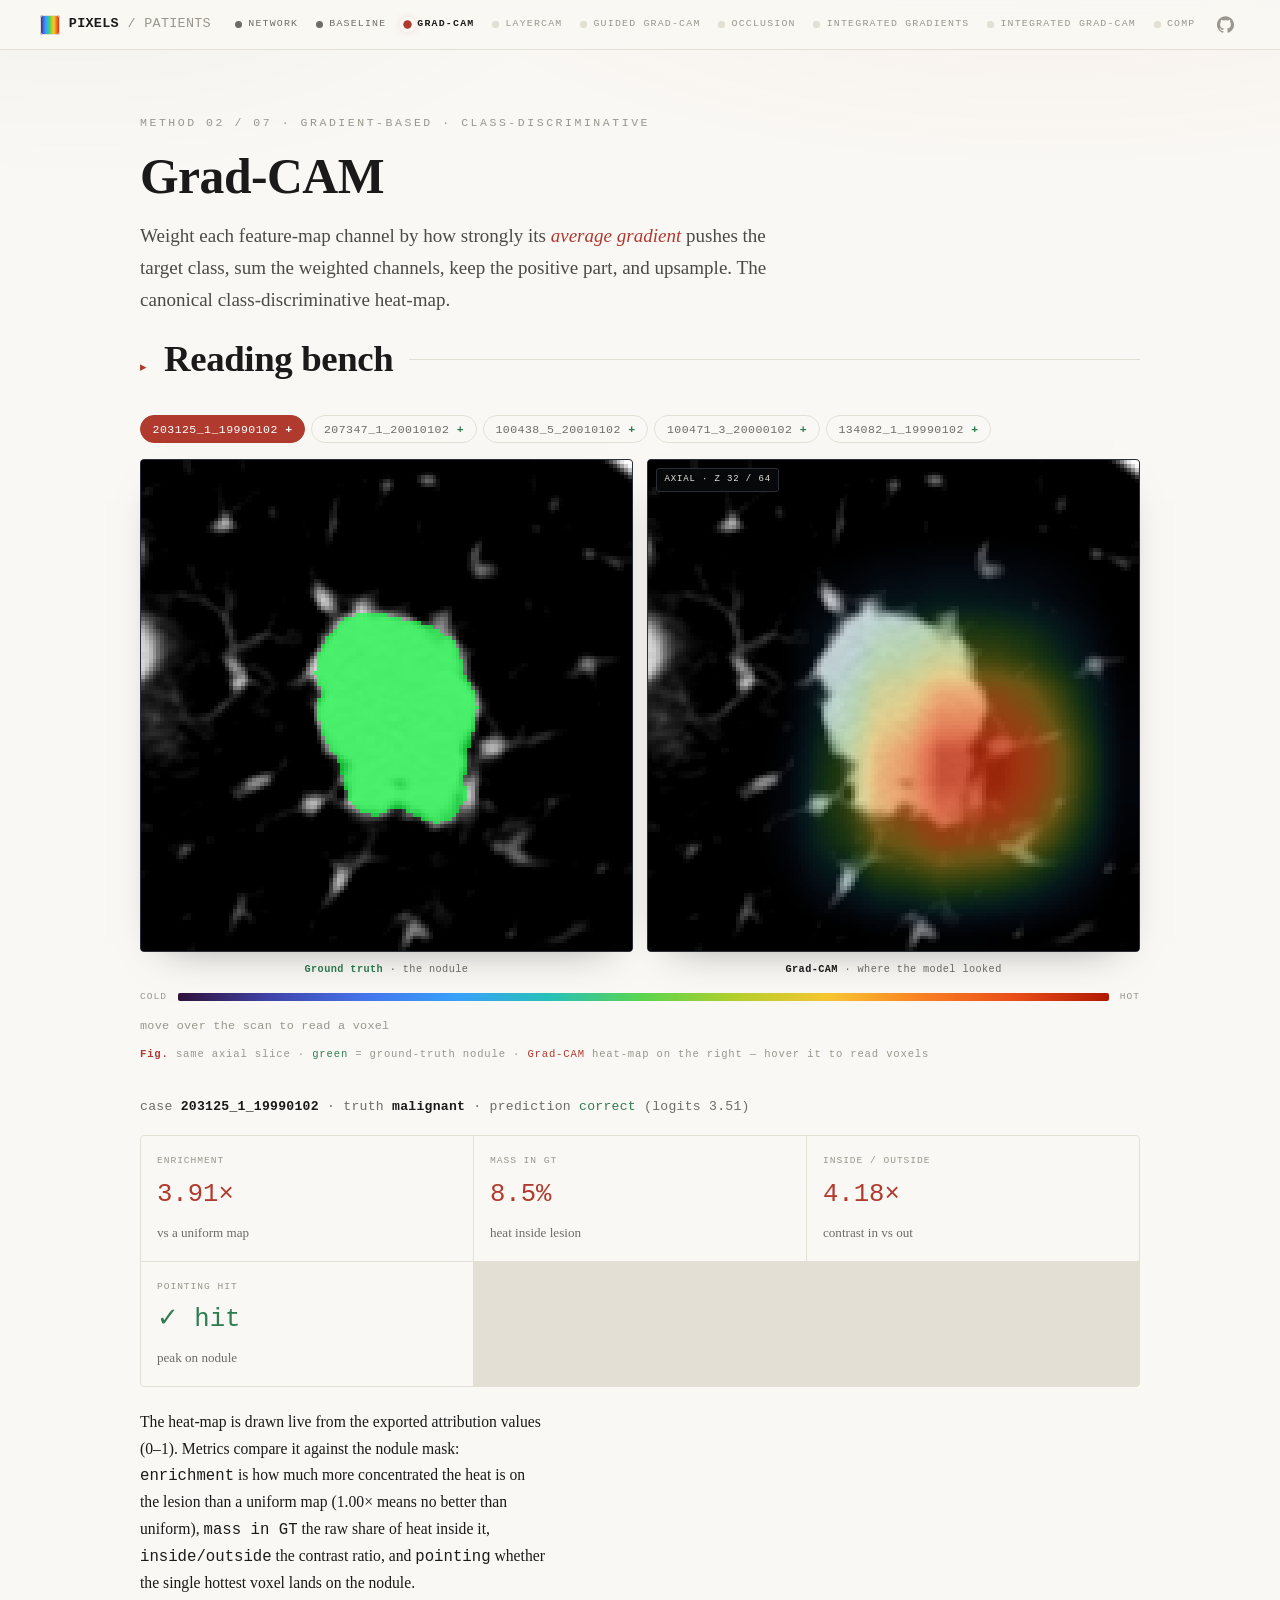
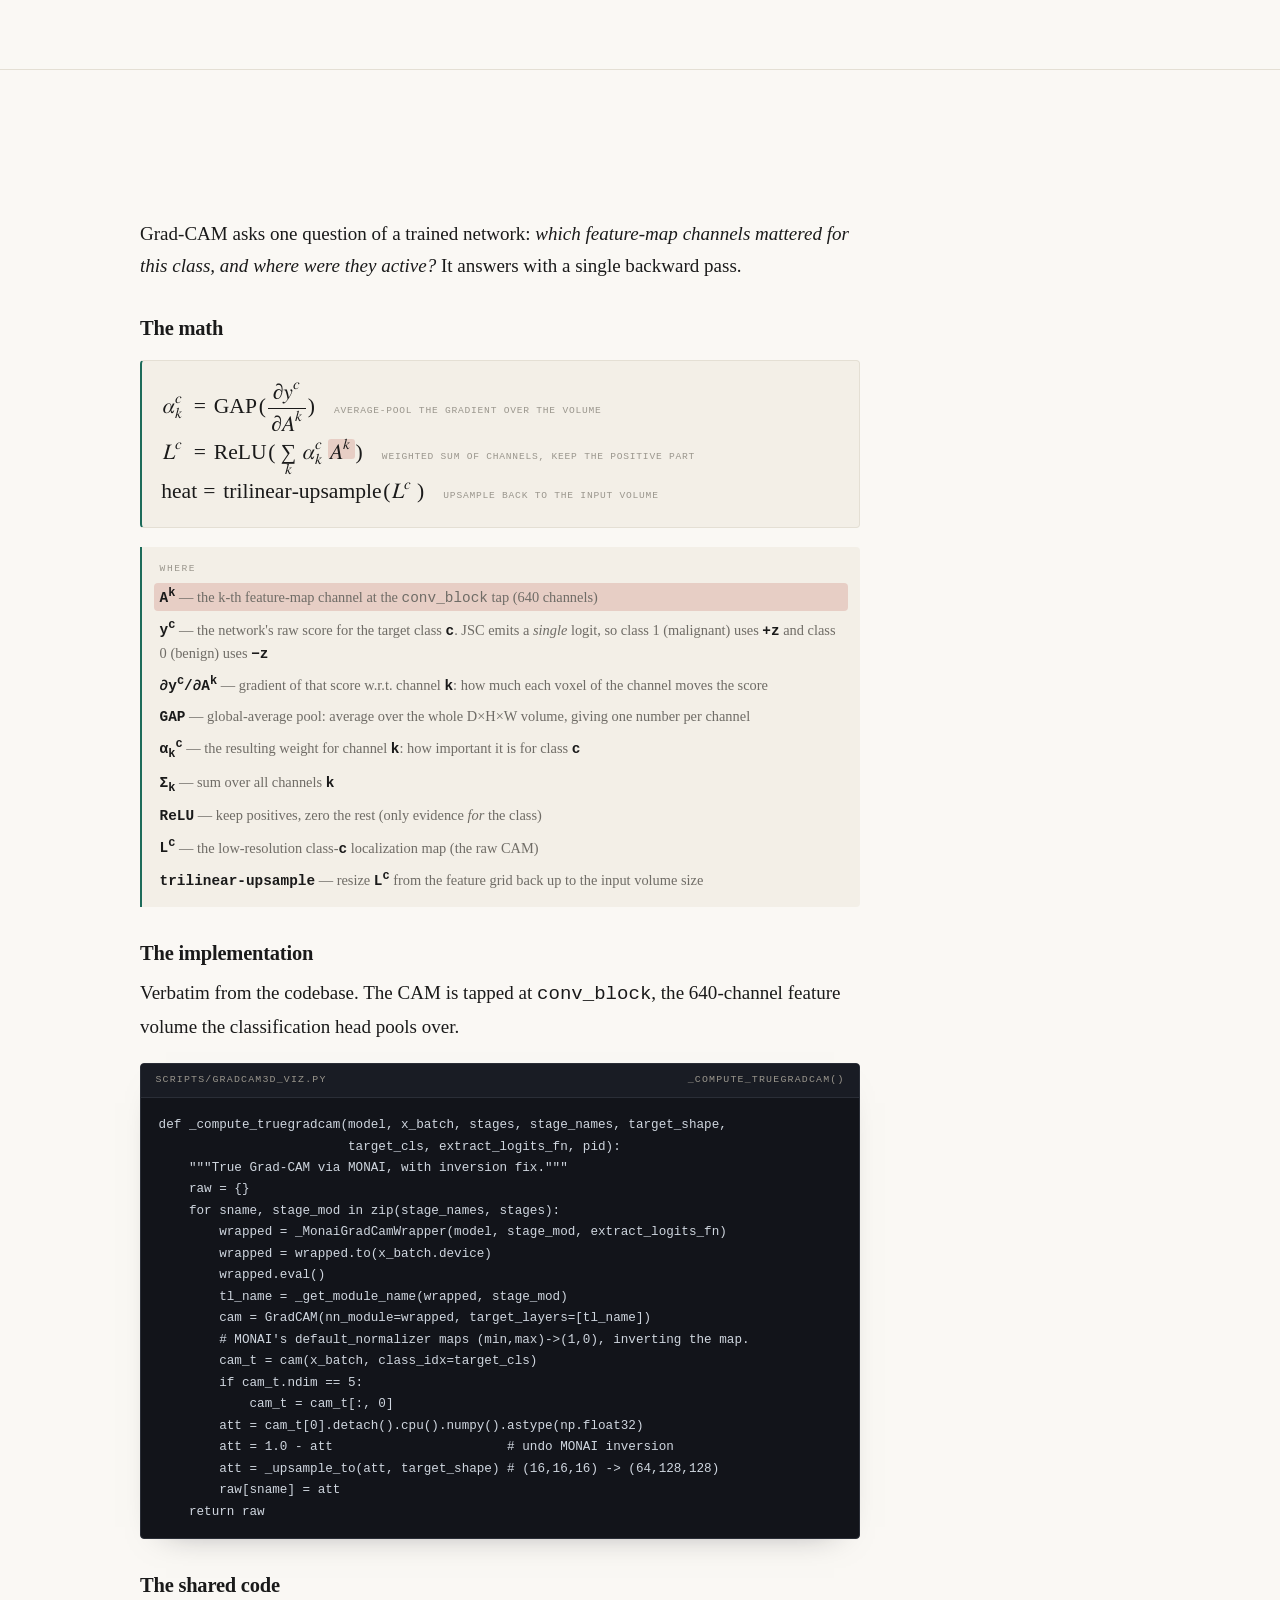
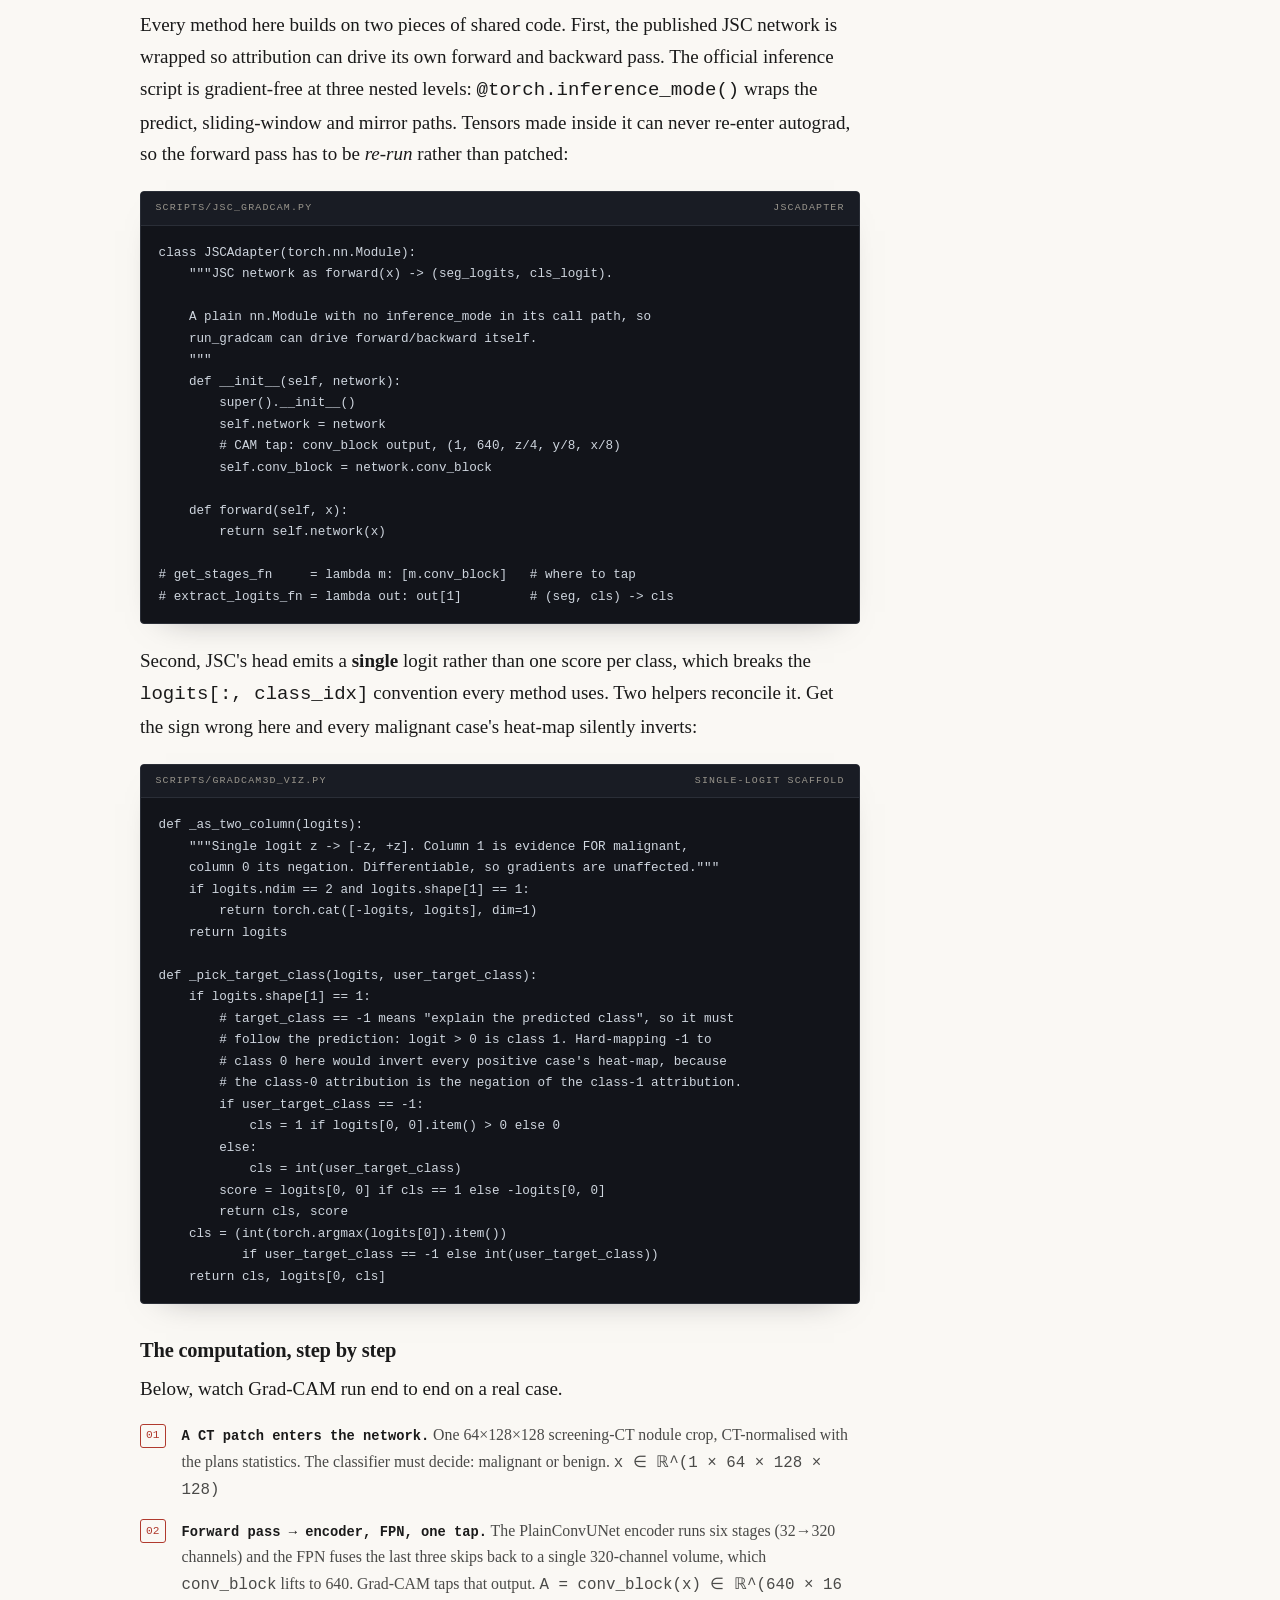
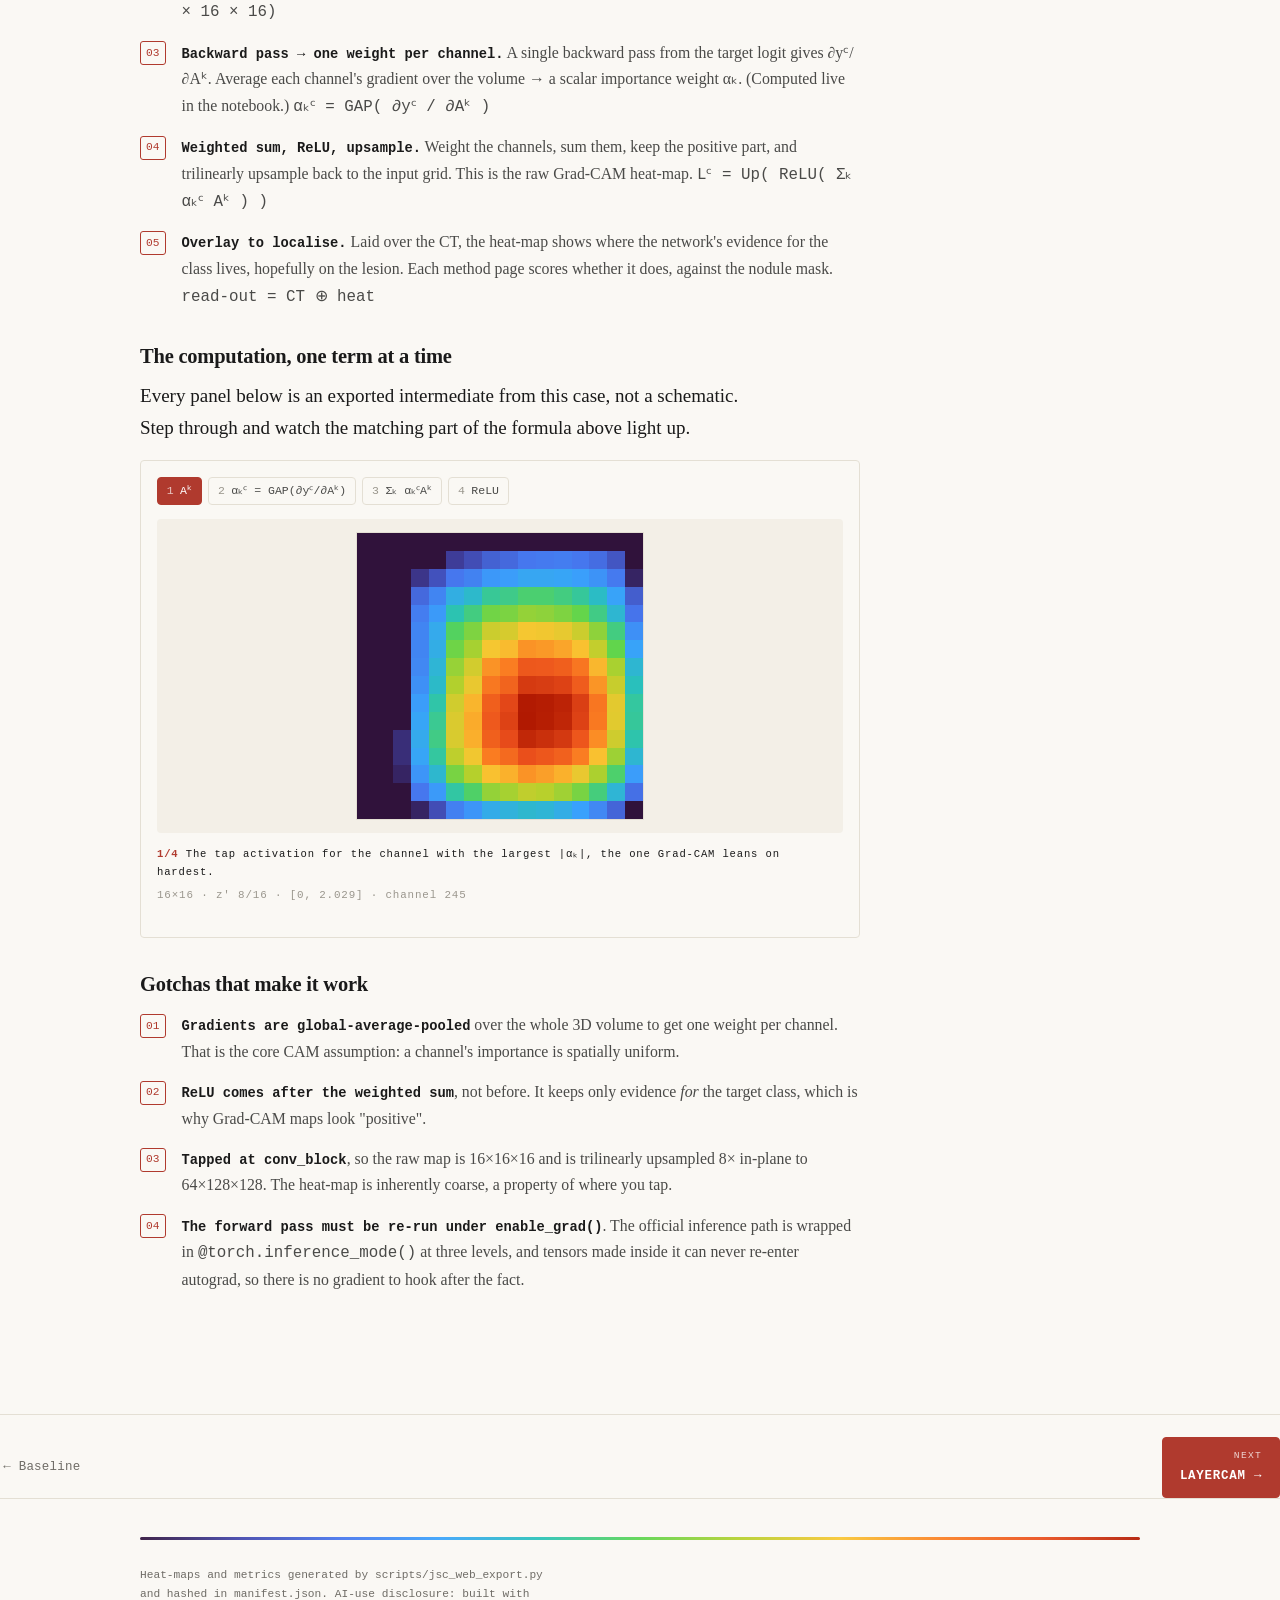
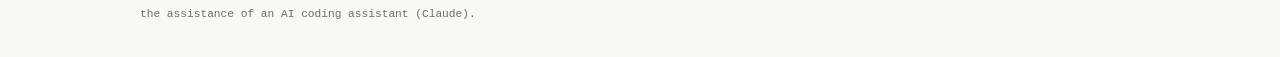
<file: web/methods/gradcam.html>
<!doctype html>
<html lang="en">
<head>
  <meta charset="utf-8" />
  <meta name="viewport" content="width=device-width, initial-scale=1" />
  <title>Grad-CAM · From Pixels to Patients</title>
  <meta name="description" content="Grad-CAM: gradient-weighted class activation mapping, implemented and measured on real lung CT." />
  <link rel="stylesheet" href="../styles.css?v=19" />
</head>
<body>
  <nav class="chain-top">
    <a class="brand" href="../index.html"><span class="mark" aria-hidden="true"></span><b>PIXELS</b><span>/ PATIENTS</span></a>
    <div class="chain-rail" data-chain-rail></div>
    <a class="gh" href="https://github.com/Bardli/pixels-to-patients" aria-label="Source code on GitHub"
       title="Source code on GitHub"><svg viewBox="0 0 24 24" width="17" height="17" aria-hidden="true" focusable="false"><path fill="currentColor" d="M12 .297c-6.63 0-12 5.373-12 12 0 5.303 3.438 9.8 8.205 11.385.6.113.82-.258.82-.577 0-.285-.01-1.04-.015-2.04-3.338.724-4.042-1.61-4.042-1.61C4.422 18.07 3.633 17.7 3.633 17.7c-1.087-.744.084-.729.084-.729 1.205.084 1.838 1.236 1.838 1.236 1.07 1.835 2.809 1.305 3.495.998.108-.776.417-1.305.76-1.605-2.665-.3-5.466-1.332-5.466-5.93 0-1.31.465-2.38 1.235-3.22-.135-.303-.54-1.523.105-3.176 0 0 1.005-.322 3.3 1.23.96-.267 1.98-.399 3-.405 1.02.006 2.04.138 3 .405 2.28-1.552 3.285-1.23 3.285-1.23.645 1.653.24 2.873.12 3.176.765.84 1.23 1.91 1.23 3.22 0 4.61-2.805 5.625-5.475 5.92.42.36.81 1.096.81 2.22 0 1.606-.015 2.896-.015 3.286 0 .315.21.69.825.57C20.565 22.092 24 17.592 24 12.297c0-6.627-5.373-12-12-12"/></svg></a>
  </nav>

  <div class="page-head">
    <div class="container">
      <p class="label kicker">Method 02 / 07 · gradient-based · class-discriminative</p>
      <h1>Grad-CAM</h1>
      <p class="intuition">Weight each feature-map channel by how strongly its <em>average gradient</em> pushes the target class, sum the weighted channels, keep the positive part, and upsample. The canonical class-discriminative heat-map.</p>
    </div>
  </div>

  <section style="border-top:none; padding-top:0">
    <div class="container">
      <div class="sec-head reveal"><span class="num">▸</span><h2>Reading bench</h2><span class="rule"></span></div>
      <div class="bench">
        <div>
          <div class="tabs" id="tabs" role="tablist" aria-label="Example case"></div>
          <div class="viewer" id="viewer" aria-label="CT slice with Grad-CAM heat-map; hover to read voxel values">
            <canvas id="ct"></canvas><canvas id="heat"></canvas><div class="crosshair" id="cross"></div>
          </div>
          <div class="legend"><span>cold</span><span class="bar"></span><span>hot</span></div>
          <div class="readout" id="readout"><span class="k">move over the scan to read a voxel</span></div>
          <p class="figcap"><b>Fig.</b> axial slice · CT grayscale with Grad-CAM overlaid · real 128×128 voxels (64×128×128 patch)</p>
        </div>
        <div>
          <p class="verdict" id="verdict">&nbsp;</p>
          <div class="scorecard" id="scorecard"></div>
          <p class="intuition" style="font-size:0.98rem; margin-top:1.4rem; max-width:52ch">
            The heat-map is drawn live from the exported attribution values (0–1). Metrics compare it against the nodule mask: <span class="mono">enrichment</span> is how much more concentrated the heat is on the lesion than a uniform map (1.00× means no better than uniform), <span class="mono">mass&nbsp;in&nbsp;GT</span> the raw share of heat inside it, <span class="mono">inside/outside</span> the contrast ratio, and <span class="mono">pointing</span> whether the single hottest voxel lands on the nodule.
          </p>
        </div>
      </div>
    </div>
  </section>

  <section>
    <div class="container">
      <div class="sec-head reveal"><span class="num">▸</span><h2>How it works</h2><span class="rule"></span></div>
      <div class="prose reveal">
        <p>Grad-CAM asks one question of a trained network: <em>which feature-map channels mattered for this class, and where were they active?</em> It answers with a single backward pass.</p>
        <h3>The math</h3>
        <div class="mathblock">
          <div class="math-line">
            <math display="block">
              <mrow class="sym" data-sym="alpha"><msubsup><mi>α</mi><mi>k</mi><mi>c</mi></msubsup></mrow>
              <mo>=</mo>
              <mrow class="sym" data-sym="gap"><mi>GAP</mi></mrow>
              <mo fence="true" stretchy="false">(</mo>
              <mrow class="sym" data-sym="grad"><mfrac><mrow><mo>∂</mo><msup><mi>y</mi><mi>c</mi></msup></mrow><mrow><mo>∂</mo><msup><mi>A</mi><mi>k</mi></msup></mrow></mfrac></mrow>
              <mo fence="true" stretchy="false">)</mo>
            </math>
            <span class="math-gloss">average-pool the gradient over the volume</span>
          </div>
          <div class="math-line">
            <math display="block">
              <mrow class="sym" data-sym="L"><msup><mi>L</mi><mi>c</mi></msup></mrow>
              <mo>=</mo>
              <mrow class="sym" data-sym="relu"><mi>ReLU</mi></mrow>
              <mo fence="true" stretchy="false">(</mo>
              <mrow class="sym" data-sym="sum"><munder><mo>∑</mo><mi>k</mi></munder></mrow>
              <mrow class="sym" data-sym="alpha"><msubsup><mi>α</mi><mi>k</mi><mi>c</mi></msubsup></mrow>
              <mo>&#8290;</mo>
              <mrow class="sym" data-sym="A"><msup><mi>A</mi><mi>k</mi></msup></mrow>
              <mo fence="true" stretchy="false">)</mo>
            </math>
            <span class="math-gloss">weighted sum of channels, keep the positive part</span>
          </div>
          <div class="math-line">
            <math display="block">
              <mi>heat</mi>
              <mo>=</mo>
              <mrow class="sym" data-sym="up"><mtext>trilinear&#8209;upsample</mtext></mrow>
              <mo fence="true" stretchy="false">(</mo>
              <mrow class="sym" data-sym="L"><msup><mi>L</mi><mi>c</mi></msup></mrow>
              <mo fence="true" stretchy="false">)</mo>
            </math>
            <span class="math-gloss">upsample back to the input volume</span>
          </div>
        </div>
        <ul class="math-where">
          <li data-sym="A"><b>A<sup>k</sup></b> — the k-th feature-map channel at the <span class="mono">conv_block</span> tap (640 channels)</li>
          <li data-sym="grad"><b>y<sup>c</sup></b> — the network's raw score for the target class <b>c</b>. JSC emits a <em>single</em> logit, so class 1 (malignant) uses <b>+z</b> and class 0 (benign) uses <b>−z</b></li>
          <li data-sym="grad"><b>∂y<sup>c</sup>/∂A<sup>k</sup></b> — gradient of that score w.r.t. channel <b>k</b>: how much each voxel of the channel moves the score</li>
          <li data-sym="gap"><b>GAP</b> — global-average pool: average over the whole D×H×W volume, giving one number per channel</li>
          <li data-sym="alpha"><b>α<sub>k</sub><sup>c</sup></b> — the resulting weight for channel <b>k</b>: how important it is for class <b>c</b></li>
          <li data-sym="sum"><b>Σ<sub>k</sub></b> — sum over all channels <b>k</b></li>
          <li data-sym="relu"><b>ReLU</b> — keep positives, zero the rest (only evidence <em>for</em> the class)</li>
          <li data-sym="L"><b>L<sup>c</sup></b> — the low-resolution class-<b>c</b> localization map (the raw CAM)</li>
          <li data-sym="up"><b>trilinear-upsample</b> — resize <b>L<sup>c</sup></b> from the feature grid back up to the input volume size</li>
        </ul>
        <h3>The implementation</h3>
        <p>Verbatim from the codebase. The CAM is tapped at <span class="mono">conv_block</span>, the 640-channel feature volume the classification head pools over.</p>
        <div class="codeblock">
          <div class="cap"><span>scripts/gradcam3d_viz.py</span><span>_compute_truegradcam()</span></div>
<pre>def _compute_truegradcam(model, x_batch, stages, stage_names, target_shape,
                         target_cls, extract_logits_fn, pid):
    """True Grad-CAM via MONAI, with inversion fix."""
    raw = {}
    for sname, stage_mod in zip(stage_names, stages):
        wrapped = _MonaiGradCamWrapper(model, stage_mod, extract_logits_fn)
        wrapped = wrapped.to(x_batch.device)
        wrapped.eval()
        tl_name = _get_module_name(wrapped, stage_mod)
        cam = GradCAM(nn_module=wrapped, target_layers=[tl_name])
        # MONAI's default_normalizer maps (min,max)-&gt;(1,0), inverting the map.
        cam_t = cam(x_batch, class_idx=target_cls)
        if cam_t.ndim == 5:
            cam_t = cam_t[:, 0]
        att = cam_t[0].detach().cpu().numpy().astype(np.float32)
        att = 1.0 - att                       # undo MONAI inversion
        att = _upsample_to(att, target_shape) # (16,16,16) -&gt; (64,128,128)
        raw[sname] = att
    return raw</pre>
        </div>
        <h3>The shared code</h3>
        <p>Every method here builds on two pieces of shared code. First, the published JSC network is wrapped so attribution can drive its own forward and backward pass. The official inference script is gradient-free at three nested levels: <span class="mono">@torch.inference_mode()</span> wraps the predict, sliding-window and mirror paths. Tensors made inside it can never re-enter autograd, so the forward pass has to be <em>re-run</em> rather than patched:</p>
        <div class="codeblock">
          <div class="cap"><span>scripts/jsc_gradcam.py</span><span>JSCAdapter</span></div>
<pre>class JSCAdapter(torch.nn.Module):
    """JSC network as forward(x) -&gt; (seg_logits, cls_logit).

    A plain nn.Module with no inference_mode in its call path, so
    run_gradcam can drive forward/backward itself.
    """
    def __init__(self, network):
        super().__init__()
        self.network = network
        # CAM tap: conv_block output, (1, 640, z/4, y/8, x/8)
        self.conv_block = network.conv_block

    def forward(self, x):
        return self.network(x)

# get_stages_fn     = lambda m: [m.conv_block]   # where to tap
# extract_logits_fn = lambda out: out[1]         # (seg, cls) -&gt; cls</pre>
        </div>
        <p>Second, JSC's head emits a <b>single</b> logit rather than one score per class, which breaks the <span class="mono">logits[:, class_idx]</span> convention every method uses. Two helpers reconcile it. Get the sign wrong here and every malignant case's heat-map silently inverts:</p>
        <div class="codeblock">
          <div class="cap"><span>scripts/gradcam3d_viz.py</span><span>single-logit scaffold</span></div>
<pre>def _as_two_column(logits):
    """Single logit z -&gt; [-z, +z]. Column 1 is evidence FOR malignant,
    column 0 its negation. Differentiable, so gradients are unaffected."""
    if logits.ndim == 2 and logits.shape[1] == 1:
        return torch.cat([-logits, logits], dim=1)
    return logits

def _pick_target_class(logits, user_target_class):
    if logits.shape[1] == 1:
        # target_class == -1 means "explain the predicted class", so it must
        # follow the prediction: logit &gt; 0 is class 1. Hard-mapping -1 to
        # class 0 here would invert every positive case's heat-map, because
        # the class-0 attribution is the negation of the class-1 attribution.
        if user_target_class == -1:
            cls = 1 if logits[0, 0].item() &gt; 0 else 0
        else:
            cls = int(user_target_class)
        score = logits[0, 0] if cls == 1 else -logits[0, 0]
        return cls, score
    cls = (int(torch.argmax(logits[0]).item())
           if user_target_class == -1 else int(user_target_class))
    return cls, logits[0, cls]</pre>
        </div>
        <h3>The computation, step by step</h3>
        <p>Below, watch Grad-CAM run end to end on a real case.</p>
        <ol class="gotchas">
          <li><b>A CT patch enters the network.</b> One 64×128×128 screening-CT nodule crop, CT-normalised with the plans statistics. The classifier must decide: malignant or benign. <span class="mono">x ∈ ℝ^(1 × 64 × 128 × 128)</span></li>
          <li><b>Forward pass → encoder, FPN, one tap.</b> The PlainConvUNet encoder runs six stages (32→320 channels) and the FPN fuses the last three skips back to a single 320-channel volume, which <span class="mono">conv_block</span> lifts to 640. Grad-CAM taps that output. <span class="mono">A = conv_block(x) ∈ ℝ^(640 × 16 × 16 × 16)</span></li>
          <li><b>Backward pass → one weight per channel.</b> A single backward pass from the target logit gives ∂yᶜ/∂Aᵏ. Average each channel's gradient over the volume → a scalar importance weight αₖ. (Computed live in the notebook.) <span class="mono">αₖᶜ = GAP( ∂yᶜ / ∂Aᵏ )</span></li>
          <li><b>Weighted sum, ReLU, upsample.</b> Weight the channels, sum them, keep the positive part, and trilinearly upsample back to the input grid. This is the raw Grad-CAM heat-map. <span class="mono">Lᶜ = Up( ReLU( Σₖ αₖᶜ Aᵏ ) )</span></li>
          <li><b>Overlay to localise.</b> Laid over the CT, the heat-map shows where the network's evidence for the class lives, hopefully on the lesion. Each method page scores whether it does, against the nodule mask. <span class="mono">read-out = CT ⊕ heat</span></li>
        </ol>
        <h3>The computation, one term at a time</h3>
        <p class="intuition" style="max-width:64ch">Every panel below is an exported
          intermediate from this case, not a schematic. Step through and watch the
          matching part of the formula above light up.</p>
        <div id="stepper-mount"></div>

        <h3>Gotchas that make it work</h3>
        <ol class="gotchas">
          <li><b>Gradients are global-average-pooled</b> over the whole 3D volume to get one weight per channel. That is the core CAM assumption: a channel's importance is spatially uniform.</li>
          <li><b>ReLU comes after the weighted sum</b>, not before. It keeps only evidence <em>for</em> the target class, which is why Grad-CAM maps look "positive".</li>
          <li><b>Tapped at <span class="mono">conv_block</span></b>, so the raw map is 16×16×16 and is trilinearly upsampled 8× in-plane to 64×128×128. The heat-map is inherently coarse, a property of where you tap.</li>
          <li><b>The forward pass must be re-run under <span class="mono">enable_grad()</span></b>. The official inference path is wrapped in <span class="mono">@torch.inference_mode()</span> at three levels, and tensors made inside it can never re-enter autograd, so there is no gradient to hook after the fact.</li>
        </ol>
      </div>
    </div>
  </section>

  <div class="chain-foot" data-chain-foot></div>

  <footer>
    <div class="container">
      <hr class="heatrule" style="margin-bottom:1.6rem" />
      <p class="disclosure">Heat-maps and metrics generated by <span class="mono">scripts/jsc_web_export.py</span> and hashed in <span class="mono">manifest.json</span>. AI-use disclosure: built with the assistance of an AI coding assistant (Claude).</p>
    </div>
  </footer>

  <script type="module">
    import { initBench } from "../js/bench.js?v=2";
    initBench("gradcam");
  </script>
  <script type="module">
    import { mountStepper } from "../js/stepper.js?v=2";
    import { loadJSON } from "../js/data.js?v=4";
    const el = document.getElementById("stepper-mount");
    if (el) {
      try {
        const man = await loadJSON("../public/data/manifest.json");
        await mountStepper(el, { method: "gradcam", exampleId: man.examples[0] });
      } catch (e) { el.remove(); console.error(e); }
    }
  </script>
  <script src="../js/reveal.js"></script>
  <script type="module">
    import { mountChainNav } from "../js/chain.js?v=1";
    import { wireMathLegend } from "../js/mathlegend.js?v=1";
    mountChainNav("methods/gradcam.html", "../");
    wireMathLegend();
  </script>
</body>
</html>
</file>
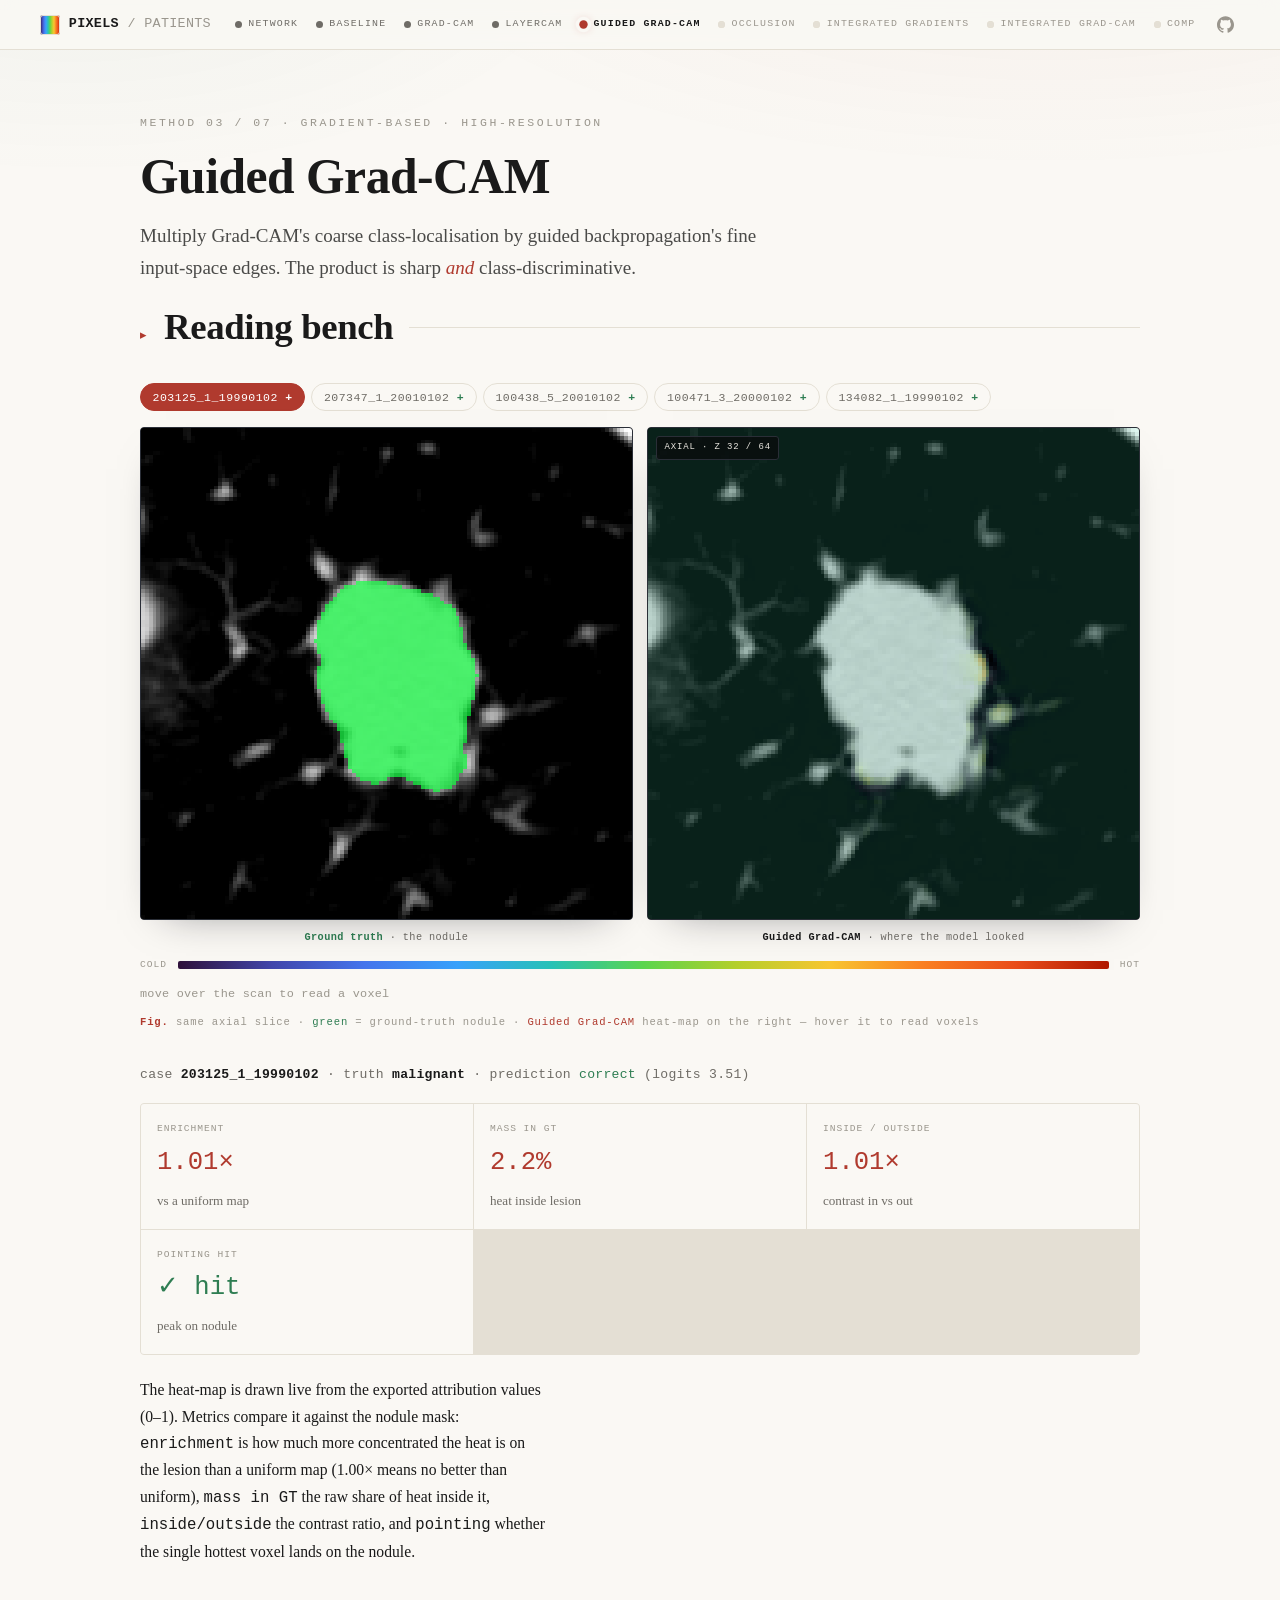
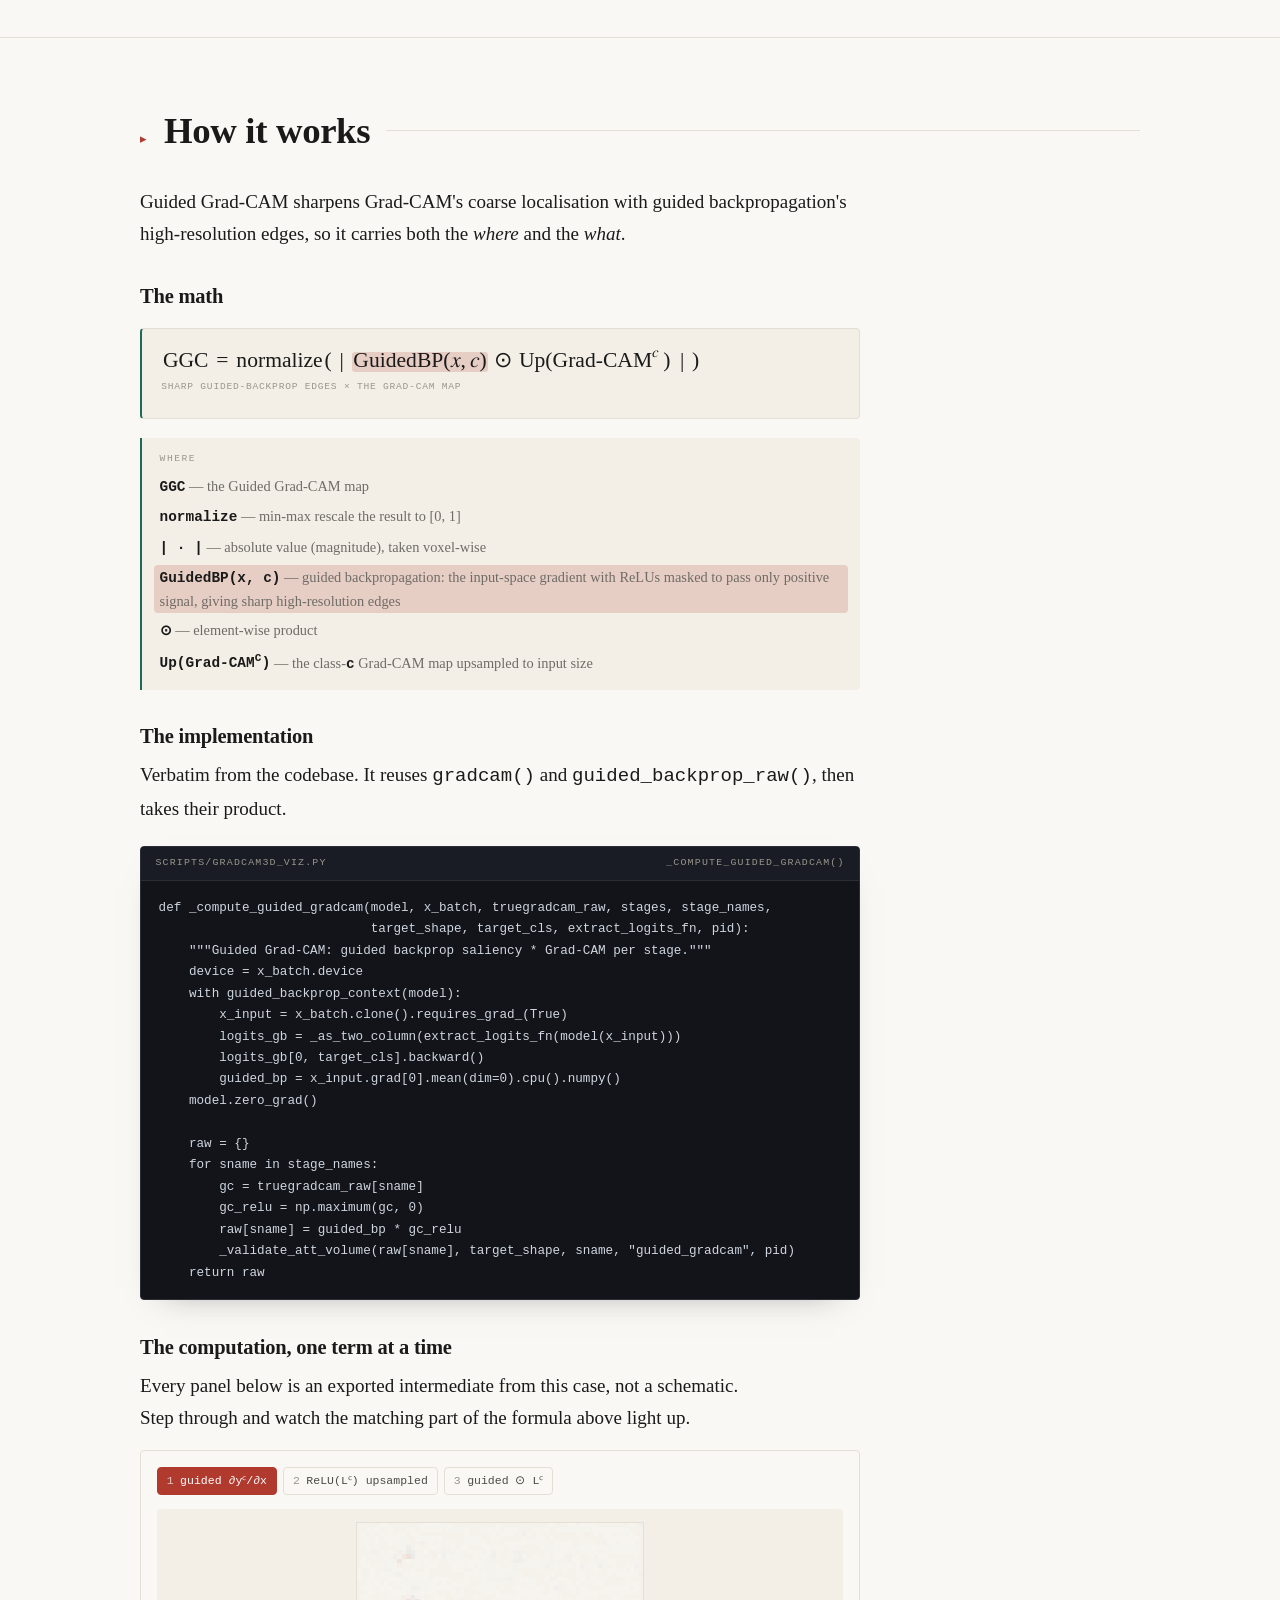
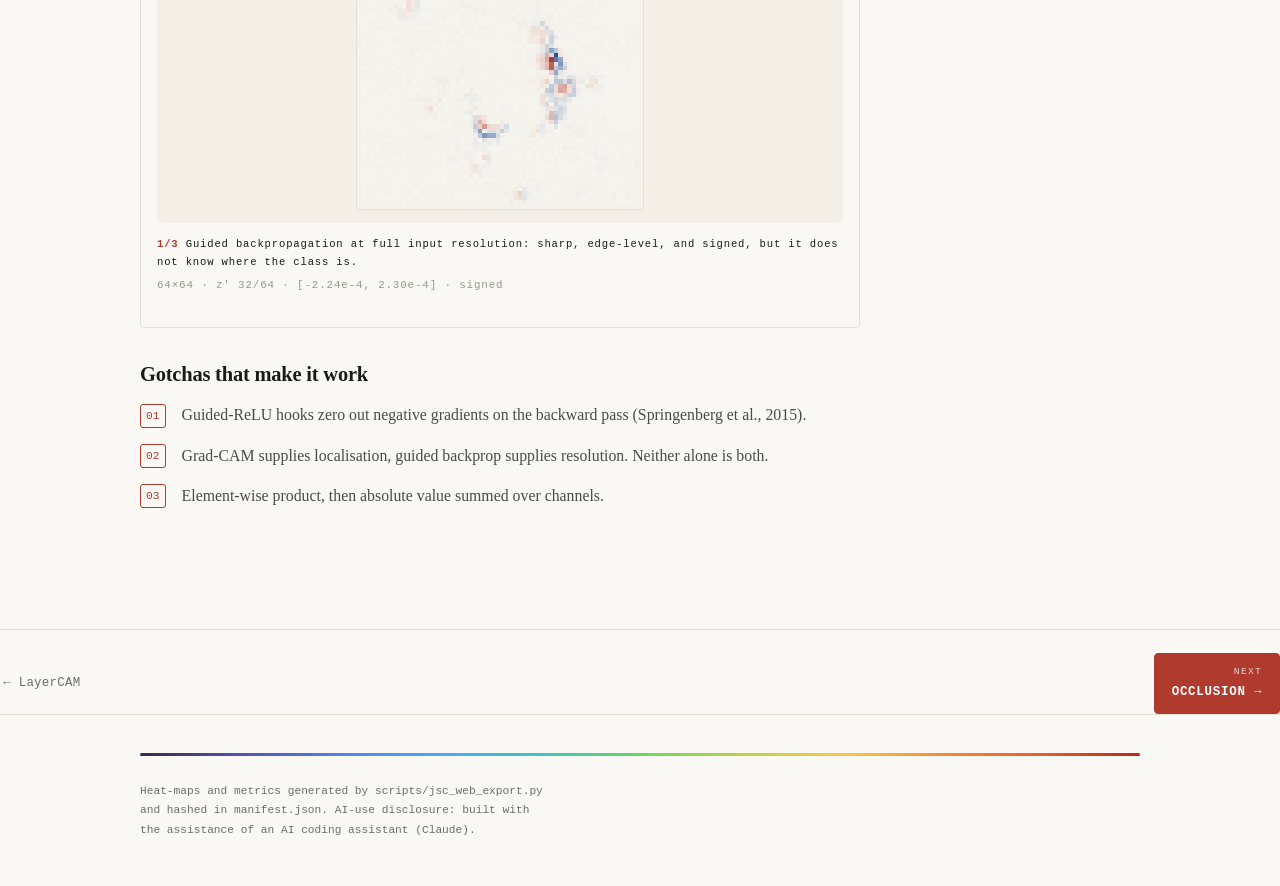
<file: web/methods/guided_gradcam.html>
<!doctype html>
<html lang="en">
<head>
  <meta charset="utf-8" />
  <meta name="viewport" content="width=device-width, initial-scale=1" />
  <title>Guided Grad-CAM · From Pixels to Patients</title>
  <meta name="description" content="Guided Grad-CAM: Grad-CAM localisation multiplied by guided-backpropagation edges, measured on real lung CT." />
  <link rel="stylesheet" href="../styles.css?v=19" />
</head>
<body>
  <nav class="chain-top">
    <a class="brand" href="../index.html"><span class="mark" aria-hidden="true"></span><b>PIXELS</b><span>/ PATIENTS</span></a>
    <div class="chain-rail" data-chain-rail></div>
    <a class="gh" href="https://github.com/Bardli/pixels-to-patients" aria-label="Source code on GitHub"
       title="Source code on GitHub"><svg viewBox="0 0 24 24" width="17" height="17" aria-hidden="true" focusable="false"><path fill="currentColor" d="M12 .297c-6.63 0-12 5.373-12 12 0 5.303 3.438 9.8 8.205 11.385.6.113.82-.258.82-.577 0-.285-.01-1.04-.015-2.04-3.338.724-4.042-1.61-4.042-1.61C4.422 18.07 3.633 17.7 3.633 17.7c-1.087-.744.084-.729.084-.729 1.205.084 1.838 1.236 1.838 1.236 1.07 1.835 2.809 1.305 3.495.998.108-.776.417-1.305.76-1.605-2.665-.3-5.466-1.332-5.466-5.93 0-1.31.465-2.38 1.235-3.22-.135-.303-.54-1.523.105-3.176 0 0 1.005-.322 3.3 1.23.96-.267 1.98-.399 3-.405 1.02.006 2.04.138 3 .405 2.28-1.552 3.285-1.23 3.285-1.23.645 1.653.24 2.873.12 3.176.765.84 1.23 1.91 1.23 3.22 0 4.61-2.805 5.625-5.475 5.92.42.36.81 1.096.81 2.22 0 1.606-.015 2.896-.015 3.286 0 .315.21.69.825.57C20.565 22.092 24 17.592 24 12.297c0-6.627-5.373-12-12-12"/></svg></a>
  </nav>

  <div class="page-head">
    <div class="container">
      <p class="label kicker">Method 03 / 07 · gradient-based · high-resolution</p>
      <h1>Guided Grad-CAM</h1>
      <p class="intuition">Multiply Grad-CAM's coarse class-localisation by guided backpropagation's fine input-space edges. The product is sharp <em>and</em> class-discriminative.</p>
    </div>
  </div>

  <section style="border-top:none; padding-top:0">
    <div class="container">
      <div class="sec-head reveal"><span class="num">▸</span><h2>Reading bench</h2><span class="rule"></span></div>
      <div class="bench">
        <div>
          <div class="tabs" id="tabs" role="tablist" aria-label="Example case"></div>
          <div class="viewer" id="viewer" aria-label="CT slice with the attribution heat-map; move the pointer over it to read voxel values">
            <canvas id="ct"></canvas><canvas id="heat"></canvas><div class="crosshair" id="cross"></div>
          </div>
          <div class="legend"><span>cold</span><span class="bar"></span><span>hot</span></div>
          <div class="readout" id="readout"><span class="k">move over the scan to read a voxel</span></div>
          <p class="figcap"><b>Fig.</b> axial slice · CT grayscale with the attribution overlaid · real 128×128 voxels (64×128×128 patch)</p>
        </div>
        <div>
          <p class="verdict" id="verdict">&nbsp;</p>
          <div class="scorecard" id="scorecard"></div>
          <p class="intuition" style="font-size:0.98rem; margin-top:1.4rem; max-width:52ch">
            The heat-map is drawn live from the exported attribution values (0–1). Metrics compare it against the nodule mask: <span class="mono">enrichment</span> is how much more concentrated the heat is on the lesion than a uniform map (1.00× means no better than uniform), <span class="mono">mass&nbsp;in&nbsp;GT</span> the raw share of heat inside it, <span class="mono">inside/outside</span> the contrast ratio, and <span class="mono">pointing</span> whether the single hottest voxel lands on the nodule.
          </p>
        </div>
      </div>
    </div>
  </section>

  <section>
    <div class="container">
      <div class="sec-head reveal"><span class="num">▸</span><h2>How it works</h2><span class="rule"></span></div>
      <div class="prose reveal">
        <p>Guided Grad-CAM sharpens Grad-CAM's coarse localisation with guided backpropagation's high-resolution edges, so it carries both the <em>where</em> and the <em>what</em>.</p>
        <h3>The math</h3>
        <div class="mathblock">
          <div class="math-line">
            <math display="block">
              <mrow class="sym" data-sym="ggc"><mi>GGC</mi></mrow>
              <mo>=</mo>
              <mrow class="sym" data-sym="norm"><mi>normalize</mi></mrow>
              <mo fence="true" stretchy="false">(</mo>
              <mrow class="sym" data-sym="abs"><mo>|</mo></mrow>
              <mrow class="sym" data-sym="gbp"><mi>GuidedBP</mi><mo fence="true" stretchy="false">(</mo><mi>x</mi><mo>,</mo><mi>c</mi><mo fence="true" stretchy="false">)</mo></mrow>
              <mrow class="sym" data-sym="hadamard"><mo>⊙</mo></mrow>
              <mrow class="sym" data-sym="upgc"><mi>Up</mi><mo fence="true" stretchy="false">(</mo><msup><mtext>Grad-CAM</mtext><mi>c</mi></msup><mo fence="true" stretchy="false">)</mo></mrow>
              <mrow class="sym" data-sym="abs"><mo>|</mo></mrow>
              <mo fence="true" stretchy="false">)</mo>
            </math>
            <span class="math-gloss">sharp guided-backprop edges × the Grad-CAM map</span>
          </div>
        </div>
        <ul class="math-where">
          <li data-sym="ggc"><b>GGC</b> — the Guided Grad-CAM map</li>
          <li data-sym="norm"><b>normalize</b> — min-max rescale the result to [0, 1]</li>
          <li data-sym="abs"><b>| · |</b> — absolute value (magnitude), taken voxel-wise</li>
          <li data-sym="gbp"><b>GuidedBP(x, c)</b> — guided backpropagation: the input-space gradient with ReLUs masked to pass only positive signal, giving sharp high-resolution edges</li>
          <li data-sym="hadamard"><b>⊙</b> — element-wise product</li>
          <li data-sym="upgc"><b>Up(Grad-CAM<sup>c</sup>)</b> — the class-<b>c</b> Grad-CAM map upsampled to input size</li>
        </ul>
        <h3>The implementation</h3>
        <p>Verbatim from the codebase. It reuses <span class="mono">gradcam()</span> and <span class="mono">guided_backprop_raw()</span>, then takes their product.</p>
        <div class="codeblock">
          <div class="cap"><span>scripts/gradcam3d_viz.py</span><span>_compute_guided_gradcam()</span></div>
<pre>def _compute_guided_gradcam(model, x_batch, truegradcam_raw, stages, stage_names,
                            target_shape, target_cls, extract_logits_fn, pid):
    """Guided Grad-CAM: guided backprop saliency * Grad-CAM per stage."""
    device = x_batch.device
    with guided_backprop_context(model):
        x_input = x_batch.clone().requires_grad_(True)
        logits_gb = _as_two_column(extract_logits_fn(model(x_input)))
        logits_gb[0, target_cls].backward()
        guided_bp = x_input.grad[0].mean(dim=0).cpu().numpy()
    model.zero_grad()

    raw = {}
    for sname in stage_names:
        gc = truegradcam_raw[sname]
        gc_relu = np.maximum(gc, 0)
        raw[sname] = guided_bp * gc_relu
        _validate_att_volume(raw[sname], target_shape, sname, "guided_gradcam", pid)
    return raw</pre>
        </div>
        <h3>The computation, one term at a time</h3>
        <p class="intuition" style="max-width:64ch">Every panel below is an exported
          intermediate from this case, not a schematic. Step through and watch the
          matching part of the formula above light up.</p>
        <div id="stepper-mount"></div>

        <h3>Gotchas that make it work</h3>
        <ol class="gotchas">
          <li>Guided-ReLU hooks zero out negative gradients on the backward pass (Springenberg et al., 2015).</li>
          <li>Grad-CAM supplies localisation, guided backprop supplies resolution. Neither alone is both.</li>
          <li>Element-wise product, then absolute value summed over channels.</li>
        </ol>
      </div>
    </div>
  </section>

  <div class="chain-foot" data-chain-foot></div>

  <footer>
    <div class="container">
      <hr class="heatrule" style="margin-bottom:1.6rem" />
      <p class="disclosure">Heat-maps and metrics generated by <span class="mono">scripts/jsc_web_export.py</span> and hashed in <span class="mono">manifest.json</span>. AI-use disclosure: built with the assistance of an AI coding assistant (Claude).</p>
    </div>
  </footer>

  <script type="module">
    import { initBench } from "../js/bench.js?v=2";
    initBench("guided_gradcam");
  </script>
  <script type="module">
    import { mountStepper } from "../js/stepper.js?v=2";
    import { loadJSON } from "../js/data.js?v=4";
    const el = document.getElementById("stepper-mount");
    if (el) {
      try {
        const man = await loadJSON("../public/data/manifest.json");
        await mountStepper(el, { method: "guided_gradcam", exampleId: man.examples[0] });
      } catch (e) { el.remove(); console.error(e); }
    }
  </script>
  <script src="../js/reveal.js"></script>
  <script type="module">
    import { mountChainNav } from "../js/chain.js?v=1";
    import { wireMathLegend } from "../js/mathlegend.js?v=1";
    mountChainNav("methods/guided_gradcam.html", "../");
    wireMathLegend();
  </script>
</body>
</html>
</file>
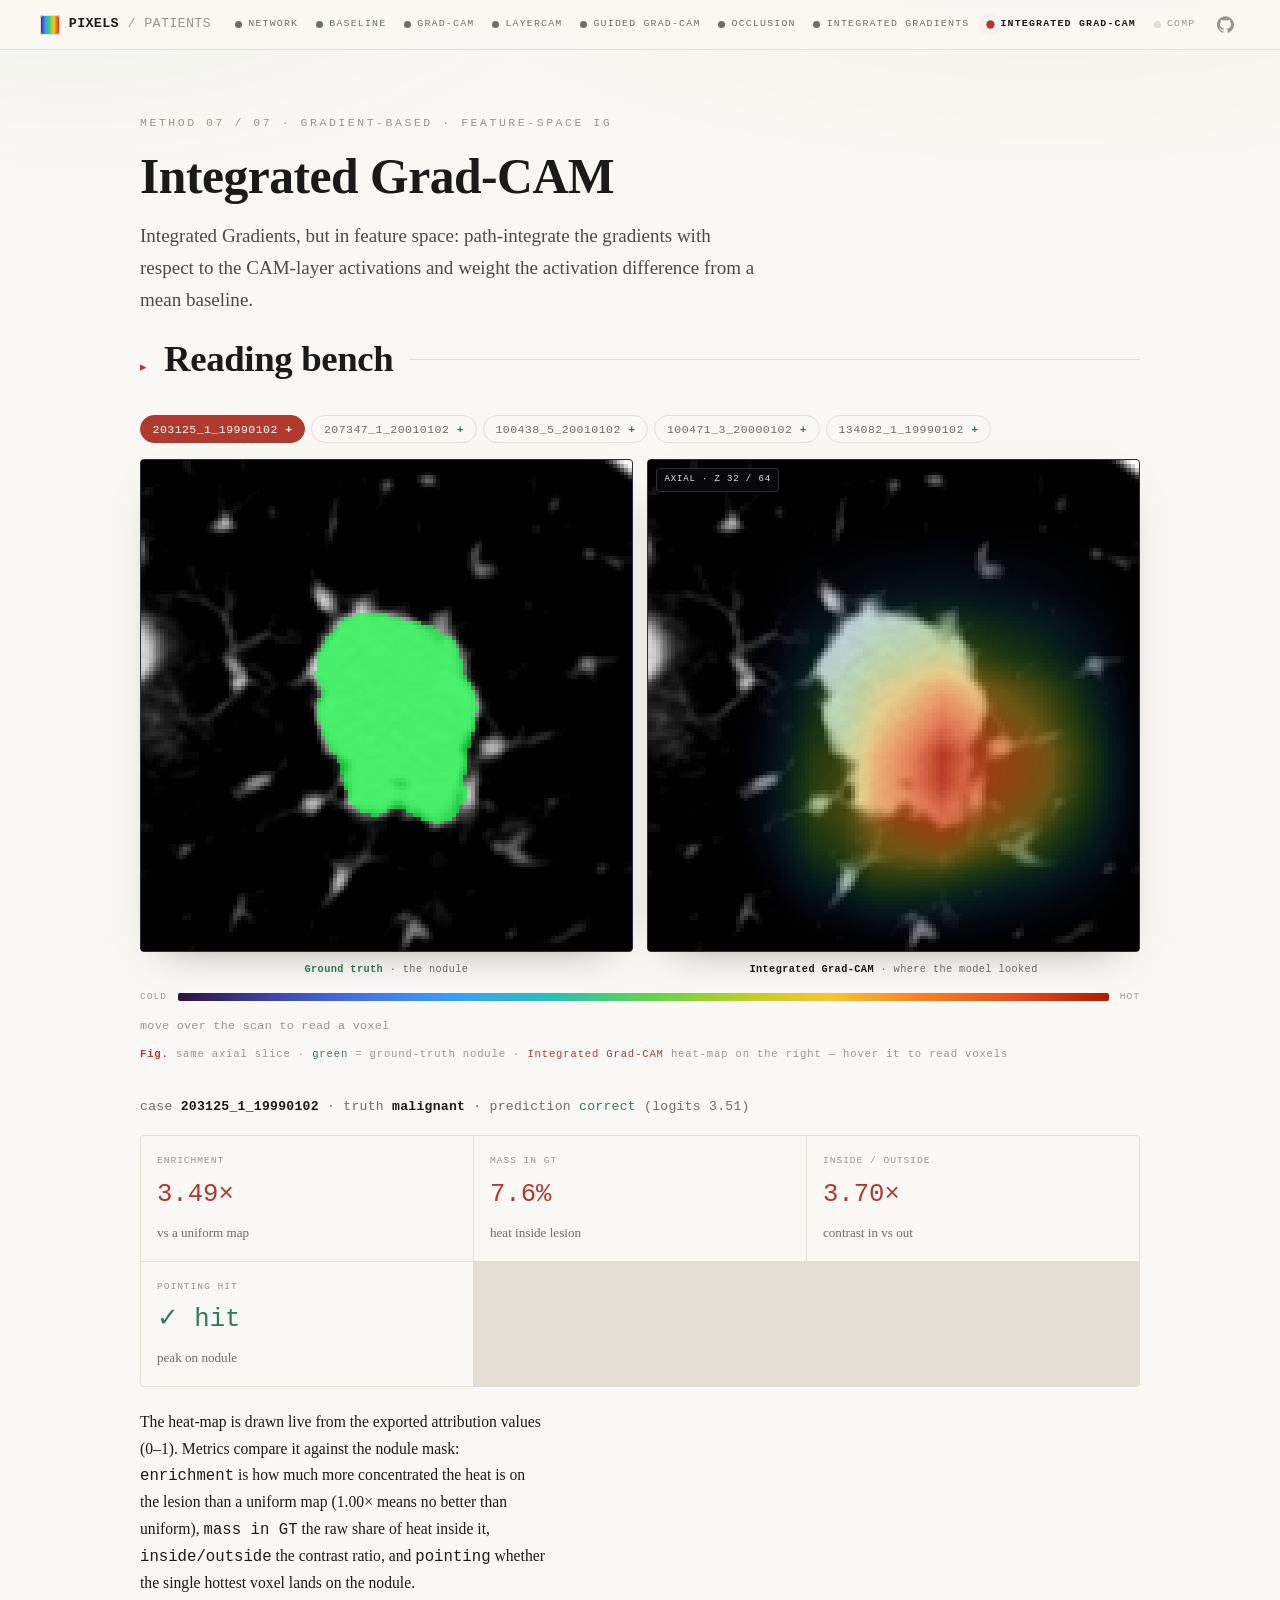
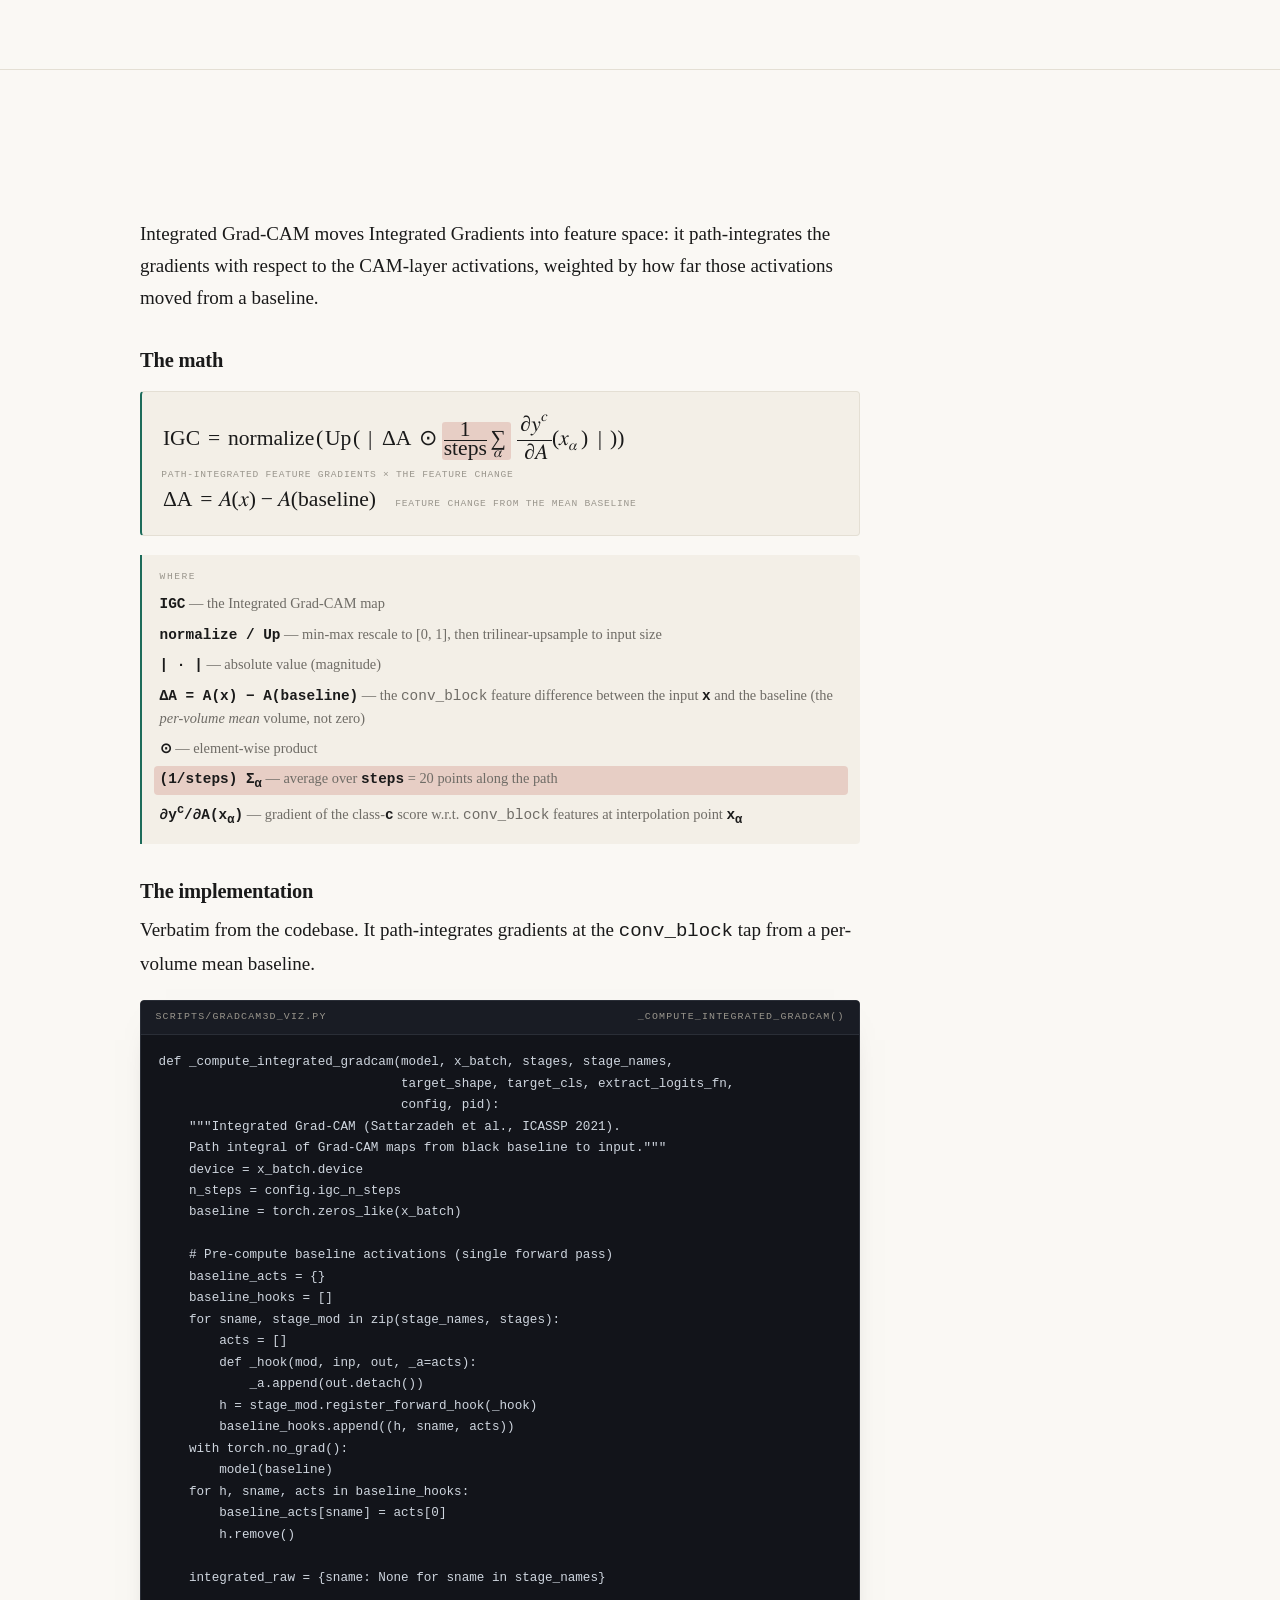
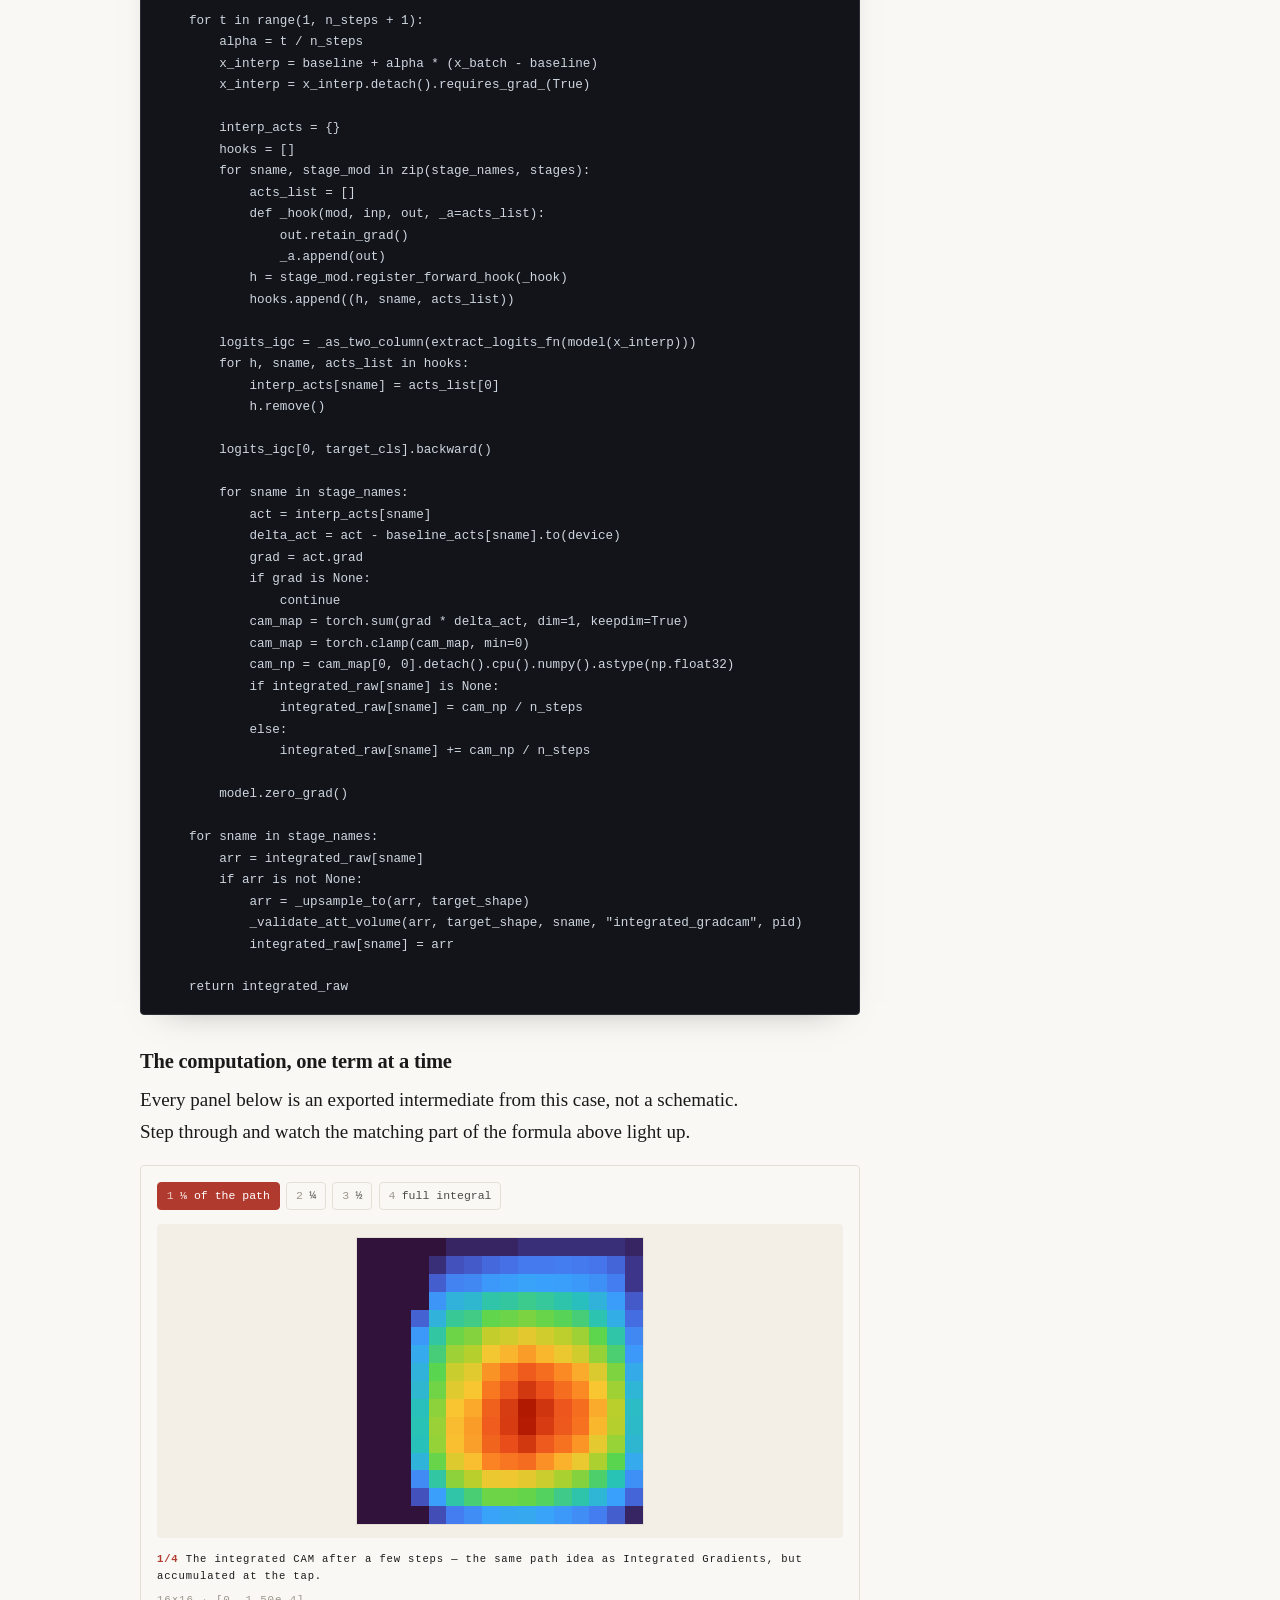
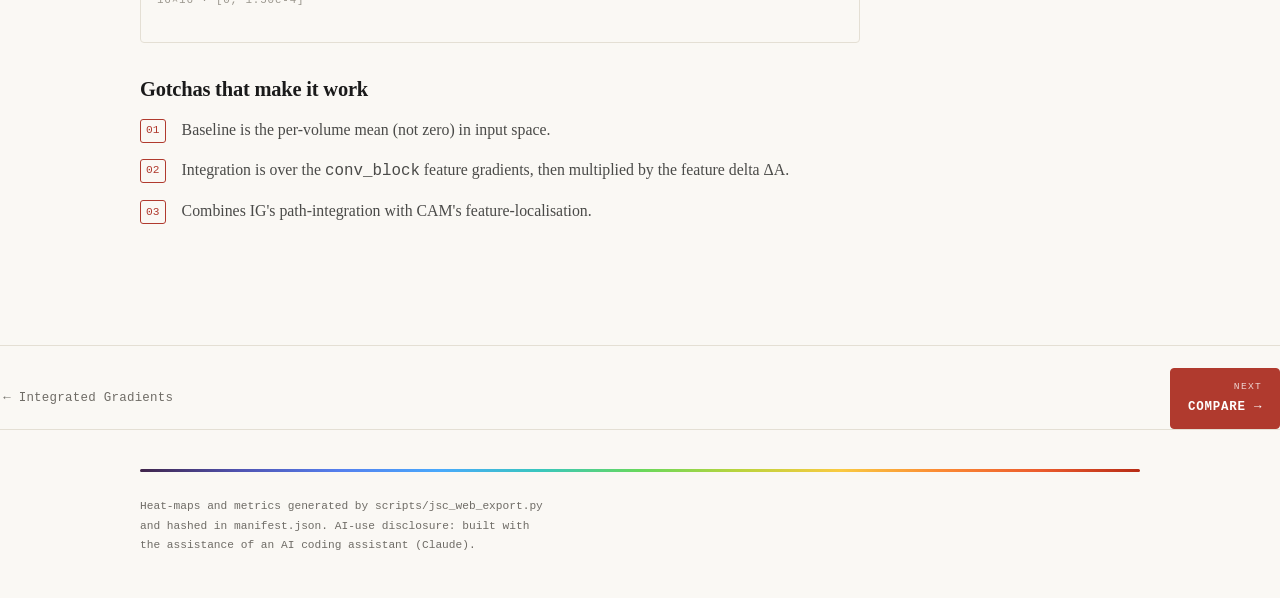
<file: web/methods/integrated_gradcam.html>
<!doctype html>
<html lang="en">
<head>
  <meta charset="utf-8" />
  <meta name="viewport" content="width=device-width, initial-scale=1" />
  <title>Integrated Grad-CAM · From Pixels to Patients</title>
  <meta name="description" content="Integrated Grad-CAM: Integrated Gradients in feature space at the CAM tap, measured on real lung CT." />
  <link rel="stylesheet" href="../styles.css?v=19" />
</head>
<body>
  <nav class="chain-top">
    <a class="brand" href="../index.html"><span class="mark" aria-hidden="true"></span><b>PIXELS</b><span>/ PATIENTS</span></a>
    <div class="chain-rail" data-chain-rail></div>
    <a class="gh" href="https://github.com/Bardli/pixels-to-patients" aria-label="Source code on GitHub"
       title="Source code on GitHub"><svg viewBox="0 0 24 24" width="17" height="17" aria-hidden="true" focusable="false"><path fill="currentColor" d="M12 .297c-6.63 0-12 5.373-12 12 0 5.303 3.438 9.8 8.205 11.385.6.113.82-.258.82-.577 0-.285-.01-1.04-.015-2.04-3.338.724-4.042-1.61-4.042-1.61C4.422 18.07 3.633 17.7 3.633 17.7c-1.087-.744.084-.729.084-.729 1.205.084 1.838 1.236 1.838 1.236 1.07 1.835 2.809 1.305 3.495.998.108-.776.417-1.305.76-1.605-2.665-.3-5.466-1.332-5.466-5.93 0-1.31.465-2.38 1.235-3.22-.135-.303-.54-1.523.105-3.176 0 0 1.005-.322 3.3 1.23.96-.267 1.98-.399 3-.405 1.02.006 2.04.138 3 .405 2.28-1.552 3.285-1.23 3.285-1.23.645 1.653.24 2.873.12 3.176.765.84 1.23 1.91 1.23 3.22 0 4.61-2.805 5.625-5.475 5.92.42.36.81 1.096.81 2.22 0 1.606-.015 2.896-.015 3.286 0 .315.21.69.825.57C20.565 22.092 24 17.592 24 12.297c0-6.627-5.373-12-12-12"/></svg></a>
  </nav>

  <div class="page-head">
    <div class="container">
      <p class="label kicker">Method 07 / 07 · gradient-based · feature-space IG</p>
      <h1>Integrated Grad-CAM</h1>
      <p class="intuition">Integrated Gradients, but in feature space: path-integrate the gradients with respect to the CAM-layer activations and weight the activation difference from a mean baseline.</p>
    </div>
  </div>

  <section style="border-top:none; padding-top:0">
    <div class="container">
      <div class="sec-head reveal"><span class="num">▸</span><h2>Reading bench</h2><span class="rule"></span></div>
      <div class="bench">
        <div>
          <div class="tabs" id="tabs" role="tablist" aria-label="Example case"></div>
          <div class="viewer" id="viewer" aria-label="CT slice with the attribution heat-map; move the pointer over it to read voxel values">
            <canvas id="ct"></canvas><canvas id="heat"></canvas><div class="crosshair" id="cross"></div>
          </div>
          <div class="legend"><span>cold</span><span class="bar"></span><span>hot</span></div>
          <div class="readout" id="readout"><span class="k">move over the scan to read a voxel</span></div>
          <p class="figcap"><b>Fig.</b> axial slice · CT grayscale with the attribution overlaid · real 128×128 voxels (64×128×128 patch)</p>
        </div>
        <div>
          <p class="verdict" id="verdict">&nbsp;</p>
          <div class="scorecard" id="scorecard"></div>
          <p class="intuition" style="font-size:0.98rem; margin-top:1.4rem; max-width:52ch">
            The heat-map is drawn live from the exported attribution values (0–1). Metrics compare it against the nodule mask: <span class="mono">enrichment</span> is how much more concentrated the heat is on the lesion than a uniform map (1.00× means no better than uniform), <span class="mono">mass&nbsp;in&nbsp;GT</span> the raw share of heat inside it, <span class="mono">inside/outside</span> the contrast ratio, and <span class="mono">pointing</span> whether the single hottest voxel lands on the nodule.
          </p>
        </div>
      </div>
    </div>
  </section>

  <section>
    <div class="container">
      <div class="sec-head reveal"><span class="num">▸</span><h2>How it works</h2><span class="rule"></span></div>
      <div class="prose reveal">
        <p>Integrated Grad-CAM moves Integrated Gradients into feature space: it path-integrates the gradients with respect to the CAM-layer activations, weighted by how far those activations moved from a baseline.</p>
        <h3>The math</h3>
        <div class="mathblock">
          <div class="math-line">
            <math display="block">
              <mrow class="sym" data-sym="igc"><mi>IGC</mi></mrow>
              <mo>=</mo>
              <mrow class="sym" data-sym="norm"><mi>normalize</mi></mrow>
              <mo fence="true" stretchy="false">(</mo>
              <mrow class="sym" data-sym="norm"><mi>Up</mi></mrow>
              <mo fence="true" stretchy="false">(</mo>
              <mrow class="sym" data-sym="abs"><mo>|</mo></mrow>
              <mrow class="sym" data-sym="delta"><mi>ΔA</mi></mrow>
              <mrow class="sym" data-sym="hadamard"><mo>⊙</mo></mrow>
              <mrow class="sym" data-sym="avg"><mfrac><mn>1</mn><mi>steps</mi></mfrac><munder><mo>∑</mo><mi>α</mi></munder></mrow>
              <mspace width="0.1667em"></mspace>
              <mrow class="sym" data-sym="grad"><mfrac><mrow><mo>∂</mo><msup><mi>y</mi><mi>c</mi></msup></mrow><mrow><mo>∂</mo><mi>A</mi></mrow></mfrac><mo fence="true" stretchy="false">(</mo><msub><mi>x</mi><mi>α</mi></msub><mo fence="true" stretchy="false">)</mo></mrow>
              <mrow class="sym" data-sym="abs"><mo>|</mo></mrow>
              <mo fence="true" stretchy="false">)</mo>
              <mo fence="true" stretchy="false">)</mo>
            </math>
            <span class="math-gloss">path-integrated feature gradients × the feature change</span>
          </div>
          <div class="math-line">
            <math display="block">
              <mrow class="sym" data-sym="delta"><mi>ΔA</mi></mrow>
              <mo>=</mo>
              <mi>A</mi><mo fence="true" stretchy="false">(</mo><mi>x</mi><mo fence="true" stretchy="false">)</mo>
              <mo>−</mo>
              <mi>A</mi><mo fence="true" stretchy="false">(</mo><mtext>baseline</mtext><mo fence="true" stretchy="false">)</mo>
            </math>
            <span class="math-gloss">feature change from the mean baseline</span>
          </div>
        </div>
        <ul class="math-where">
          <li data-sym="igc"><b>IGC</b> — the Integrated Grad-CAM map</li>
          <li data-sym="norm"><b>normalize / Up</b> — min-max rescale to [0, 1], then trilinear-upsample to input size</li>
          <li data-sym="abs"><b>| · |</b> — absolute value (magnitude)</li>
          <li data-sym="delta"><b>ΔA = A(x) − A(baseline)</b> — the <span class="mono">conv_block</span> feature difference between the input <b>x</b> and the baseline (the <em>per-volume mean</em> volume, not zero)</li>
          <li data-sym="hadamard"><b>⊙</b> — element-wise product</li>
          <li data-sym="avg"><b>(1/steps) Σ<sub>α</sub></b> — average over <b>steps</b> = 20 points along the path</li>
          <li data-sym="grad"><b>∂y<sup>c</sup>/∂A(x<sub>α</sub>)</b> — gradient of the class-<b>c</b> score w.r.t. <span class="mono">conv_block</span> features at interpolation point <b>x<sub>α</sub></b></li>
        </ul>
        <h3>The implementation</h3>
        <p>Verbatim from the codebase. It path-integrates gradients at the <span class="mono">conv_block</span> tap from a per-volume mean baseline.</p>
        <div class="codeblock">
          <div class="cap"><span>scripts/gradcam3d_viz.py</span><span>_compute_integrated_gradcam()</span></div>
<pre>def _compute_integrated_gradcam(model, x_batch, stages, stage_names,
                                target_shape, target_cls, extract_logits_fn,
                                config, pid):
    """Integrated Grad-CAM (Sattarzadeh et al., ICASSP 2021).
    Path integral of Grad-CAM maps from black baseline to input."""
    device = x_batch.device
    n_steps = config.igc_n_steps
    baseline = torch.zeros_like(x_batch)

    # Pre-compute baseline activations (single forward pass)
    baseline_acts = {}
    baseline_hooks = []
    for sname, stage_mod in zip(stage_names, stages):
        acts = []
        def _hook(mod, inp, out, _a=acts):
            _a.append(out.detach())
        h = stage_mod.register_forward_hook(_hook)
        baseline_hooks.append((h, sname, acts))
    with torch.no_grad():
        model(baseline)
    for h, sname, acts in baseline_hooks:
        baseline_acts[sname] = acts[0]
        h.remove()

    integrated_raw = {sname: None for sname in stage_names}

    for t in range(1, n_steps + 1):
        alpha = t / n_steps
        x_interp = baseline + alpha * (x_batch - baseline)
        x_interp = x_interp.detach().requires_grad_(True)

        interp_acts = {}
        hooks = []
        for sname, stage_mod in zip(stage_names, stages):
            acts_list = []
            def _hook(mod, inp, out, _a=acts_list):
                out.retain_grad()
                _a.append(out)
            h = stage_mod.register_forward_hook(_hook)
            hooks.append((h, sname, acts_list))

        logits_igc = _as_two_column(extract_logits_fn(model(x_interp)))
        for h, sname, acts_list in hooks:
            interp_acts[sname] = acts_list[0]
            h.remove()

        logits_igc[0, target_cls].backward()

        for sname in stage_names:
            act = interp_acts[sname]
            delta_act = act - baseline_acts[sname].to(device)
            grad = act.grad
            if grad is None:
                continue
            cam_map = torch.sum(grad * delta_act, dim=1, keepdim=True)
            cam_map = torch.clamp(cam_map, min=0)
            cam_np = cam_map[0, 0].detach().cpu().numpy().astype(np.float32)
            if integrated_raw[sname] is None:
                integrated_raw[sname] = cam_np / n_steps
            else:
                integrated_raw[sname] += cam_np / n_steps

        model.zero_grad()

    for sname in stage_names:
        arr = integrated_raw[sname]
        if arr is not None:
            arr = _upsample_to(arr, target_shape)
            _validate_att_volume(arr, target_shape, sname, "integrated_gradcam", pid)
            integrated_raw[sname] = arr

    return integrated_raw</pre>
        </div>
        <h3>The computation, one term at a time</h3>
        <p class="intuition" style="max-width:64ch">Every panel below is an exported
          intermediate from this case, not a schematic. Step through and watch the
          matching part of the formula above light up.</p>
        <div id="stepper-mount"></div>

        <h3>Gotchas that make it work</h3>
        <ol class="gotchas">
          <li>Baseline is the per-volume mean (not zero) in input space.</li>
          <li>Integration is over the <span class="mono">conv_block</span> feature gradients, then multiplied by the feature delta ΔA.</li>
          <li>Combines IG's path-integration with CAM's feature-localisation.</li>
        </ol>
      </div>
    </div>
  </section>

  <div class="chain-foot" data-chain-foot></div>

  <footer>
    <div class="container">
      <hr class="heatrule" style="margin-bottom:1.6rem" />
      <p class="disclosure">Heat-maps and metrics generated by <span class="mono">scripts/jsc_web_export.py</span> and hashed in <span class="mono">manifest.json</span>. AI-use disclosure: built with the assistance of an AI coding assistant (Claude).</p>
    </div>
  </footer>

  <script type="module">
    import { initBench } from "../js/bench.js?v=2";
    initBench("integrated_gradcam");
  </script>
  <script type="module">
    import { mountStepper } from "../js/stepper.js?v=2";
    import { loadJSON } from "../js/data.js?v=4";
    const el = document.getElementById("stepper-mount");
    if (el) {
      try {
        const man = await loadJSON("../public/data/manifest.json");
        await mountStepper(el, { method: "integrated_gradcam", exampleId: man.examples[0] });
      } catch (e) { el.remove(); console.error(e); }
    }
  </script>
  <script src="../js/reveal.js"></script>
  <script type="module">
    import { mountChainNav } from "../js/chain.js?v=1";
    import { wireMathLegend } from "../js/mathlegend.js?v=1";
    mountChainNav("methods/integrated_gradcam.html", "../");
    wireMathLegend();
  </script>
</body>
</html>
</file>
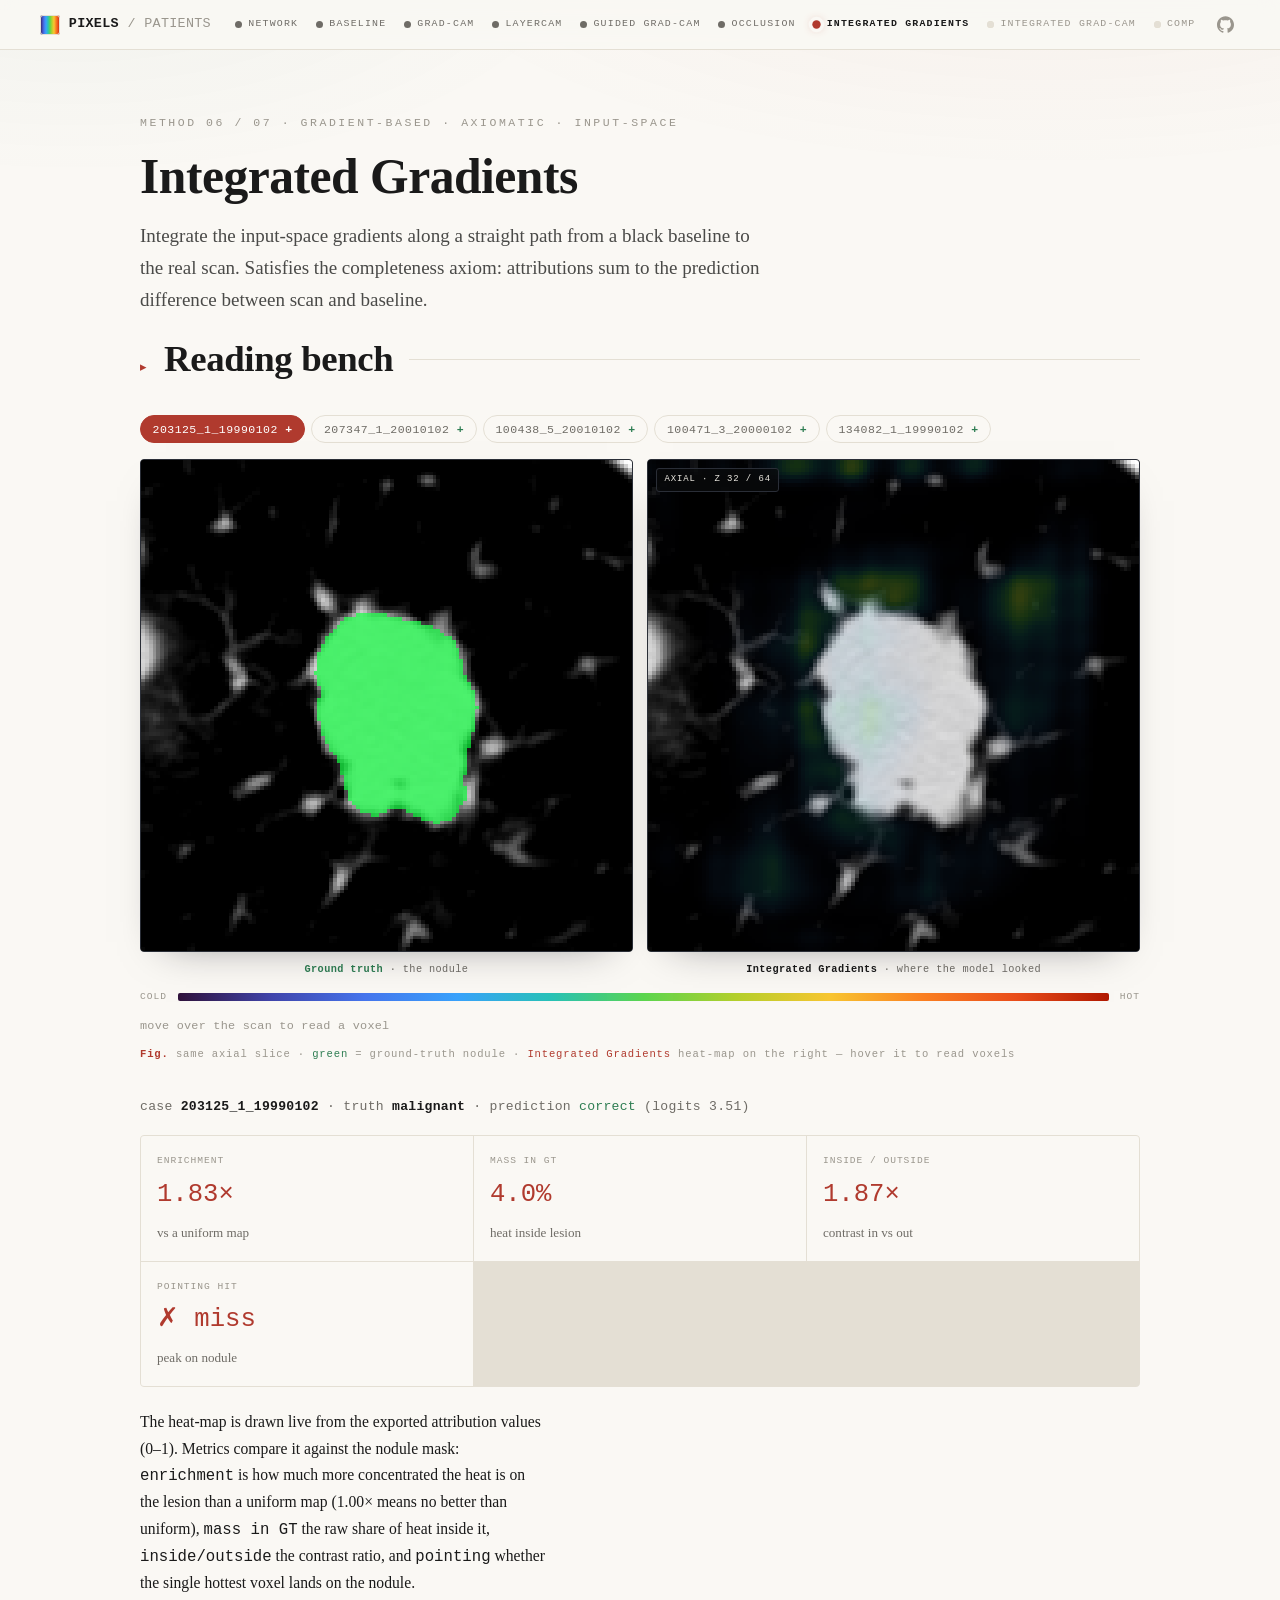
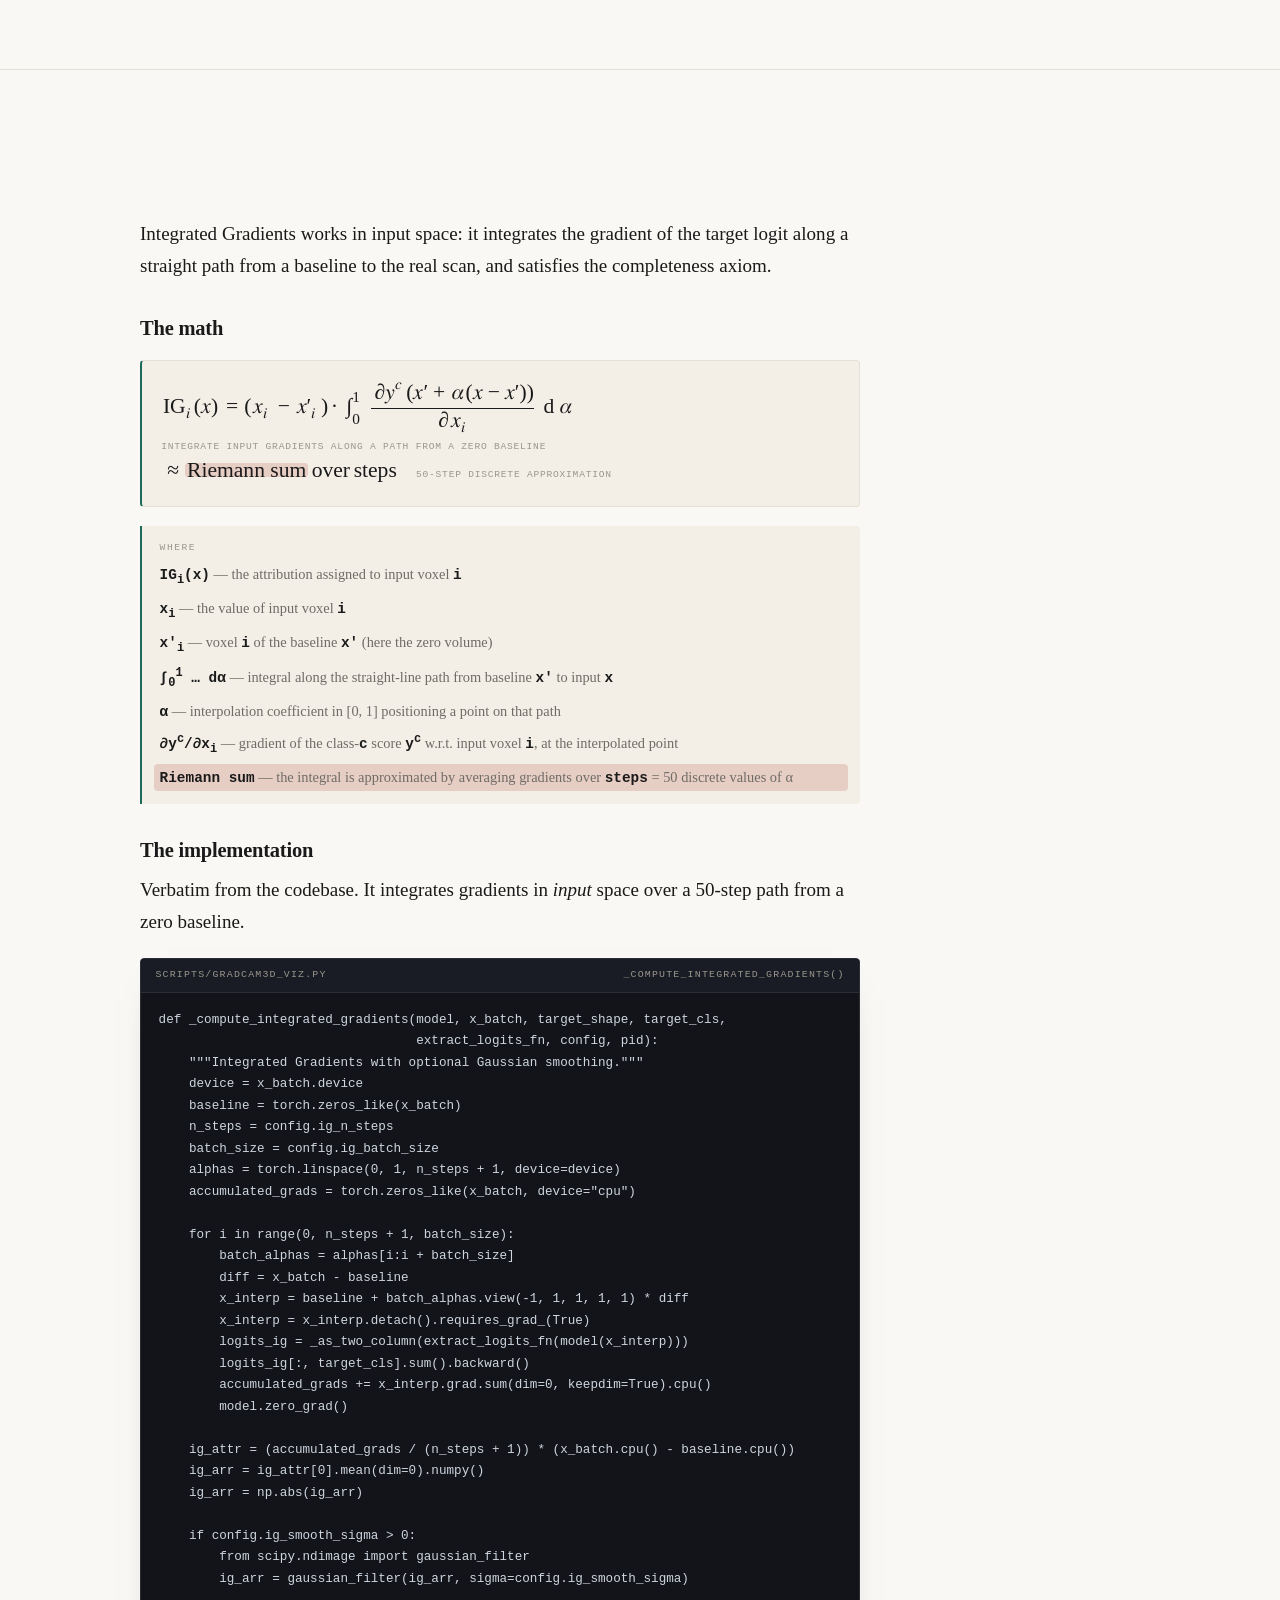
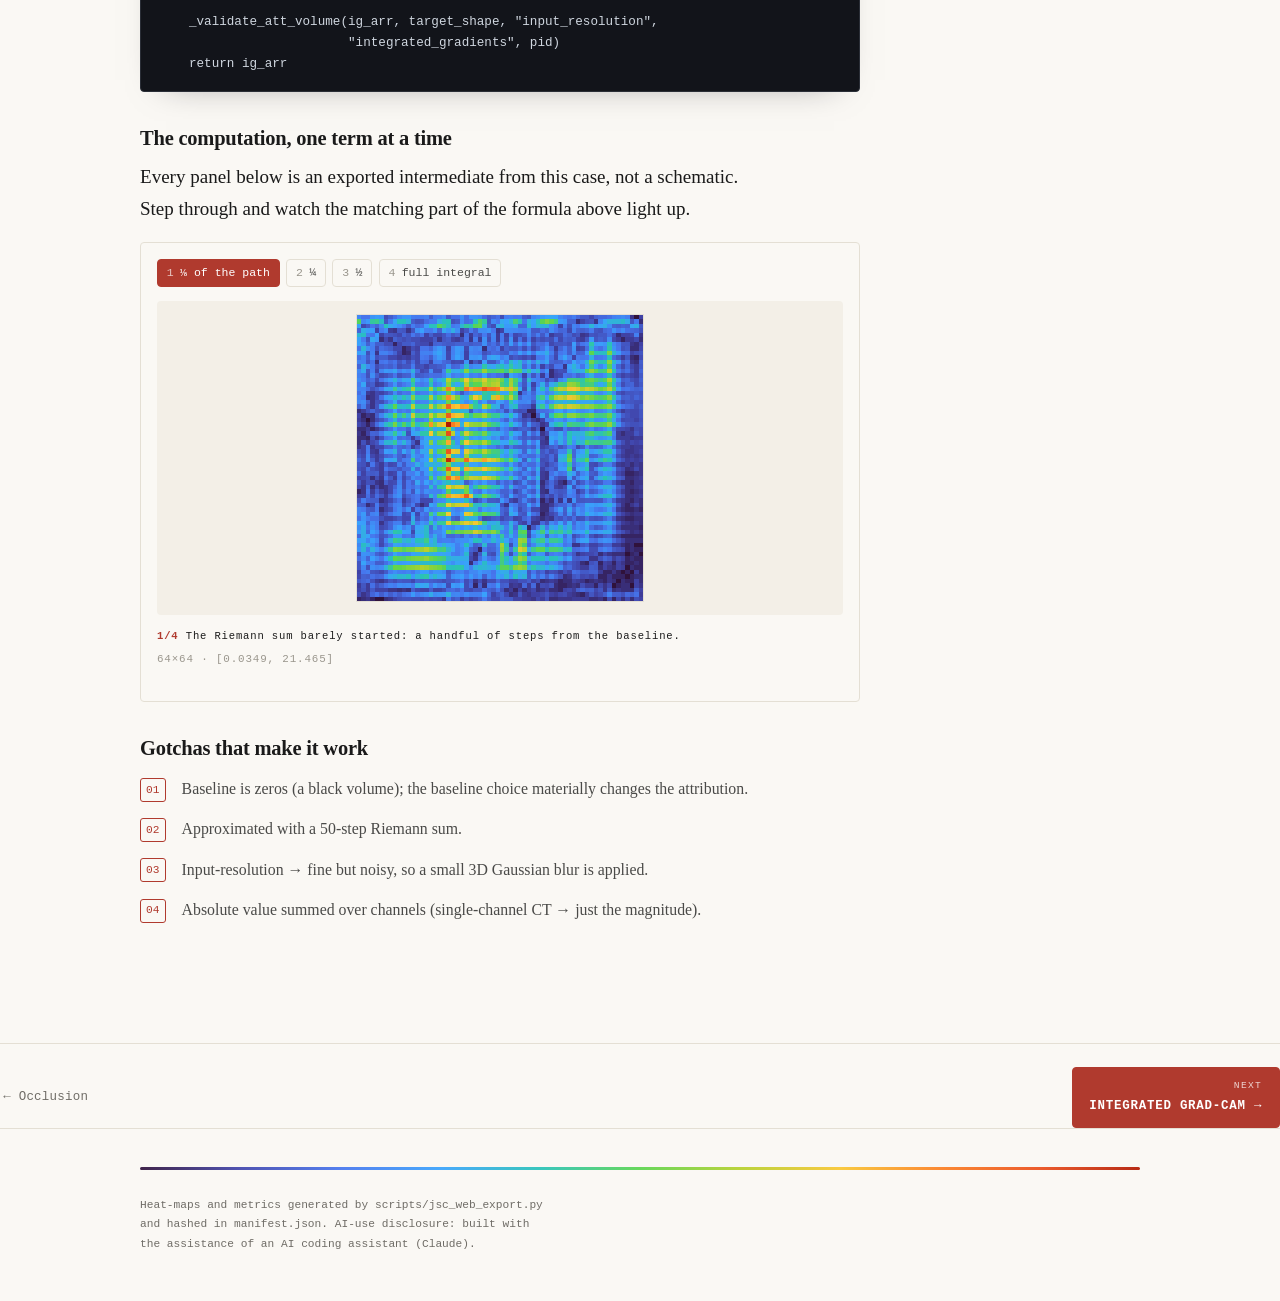
<file: web/methods/integrated_gradients.html>
<!doctype html>
<html lang="en">
<head>
  <meta charset="utf-8" />
  <meta name="viewport" content="width=device-width, initial-scale=1" />
  <title>Integrated Gradients · From Pixels to Patients</title>
  <meta name="description" content="Integrated Gradients: gradients path-integrated in input space from a zero baseline, measured on real lung CT." />
  <link rel="stylesheet" href="../styles.css?v=19" />
</head>
<body>
  <nav class="chain-top">
    <a class="brand" href="../index.html"><span class="mark" aria-hidden="true"></span><b>PIXELS</b><span>/ PATIENTS</span></a>
    <div class="chain-rail" data-chain-rail></div>
    <a class="gh" href="https://github.com/Bardli/pixels-to-patients" aria-label="Source code on GitHub"
       title="Source code on GitHub"><svg viewBox="0 0 24 24" width="17" height="17" aria-hidden="true" focusable="false"><path fill="currentColor" d="M12 .297c-6.63 0-12 5.373-12 12 0 5.303 3.438 9.8 8.205 11.385.6.113.82-.258.82-.577 0-.285-.01-1.04-.015-2.04-3.338.724-4.042-1.61-4.042-1.61C4.422 18.07 3.633 17.7 3.633 17.7c-1.087-.744.084-.729.084-.729 1.205.084 1.838 1.236 1.838 1.236 1.07 1.835 2.809 1.305 3.495.998.108-.776.417-1.305.76-1.605-2.665-.3-5.466-1.332-5.466-5.93 0-1.31.465-2.38 1.235-3.22-.135-.303-.54-1.523.105-3.176 0 0 1.005-.322 3.3 1.23.96-.267 1.98-.399 3-.405 1.02.006 2.04.138 3 .405 2.28-1.552 3.285-1.23 3.285-1.23.645 1.653.24 2.873.12 3.176.765.84 1.23 1.91 1.23 3.22 0 4.61-2.805 5.625-5.475 5.92.42.36.81 1.096.81 2.22 0 1.606-.015 2.896-.015 3.286 0 .315.21.69.825.57C20.565 22.092 24 17.592 24 12.297c0-6.627-5.373-12-12-12"/></svg></a>
  </nav>

  <div class="page-head">
    <div class="container">
      <p class="label kicker">Method 06 / 07 · gradient-based · axiomatic · input-space</p>
      <h1>Integrated Gradients</h1>
      <p class="intuition">Integrate the input-space gradients along a straight path from a black baseline to the real scan. Satisfies the completeness axiom: attributions sum to the prediction difference between scan and baseline.</p>
    </div>
  </div>

  <section style="border-top:none; padding-top:0">
    <div class="container">
      <div class="sec-head reveal"><span class="num">▸</span><h2>Reading bench</h2><span class="rule"></span></div>
      <div class="bench">
        <div>
          <div class="tabs" id="tabs" role="tablist" aria-label="Example case"></div>
          <div class="viewer" id="viewer" aria-label="CT slice with the attribution heat-map; move the pointer over it to read voxel values">
            <canvas id="ct"></canvas><canvas id="heat"></canvas><div class="crosshair" id="cross"></div>
          </div>
          <div class="legend"><span>cold</span><span class="bar"></span><span>hot</span></div>
          <div class="readout" id="readout"><span class="k">move over the scan to read a voxel</span></div>
          <p class="figcap"><b>Fig.</b> axial slice · CT grayscale with the attribution overlaid · real 128×128 voxels (64×128×128 patch)</p>
        </div>
        <div>
          <p class="verdict" id="verdict">&nbsp;</p>
          <div class="scorecard" id="scorecard"></div>
          <p class="intuition" style="font-size:0.98rem; margin-top:1.4rem; max-width:52ch">
            The heat-map is drawn live from the exported attribution values (0–1). Metrics compare it against the nodule mask: <span class="mono">enrichment</span> is how much more concentrated the heat is on the lesion than a uniform map (1.00× means no better than uniform), <span class="mono">mass&nbsp;in&nbsp;GT</span> the raw share of heat inside it, <span class="mono">inside/outside</span> the contrast ratio, and <span class="mono">pointing</span> whether the single hottest voxel lands on the nodule.
          </p>
        </div>
      </div>
    </div>
  </section>

  <section>
    <div class="container">
      <div class="sec-head reveal"><span class="num">▸</span><h2>How it works</h2><span class="rule"></span></div>
      <div class="prose reveal">
        <p>Integrated Gradients works in input space: it integrates the gradient of the target logit along a straight path from a baseline to the real scan, and satisfies the completeness axiom.</p>
        <h3>The math</h3>
        <div class="mathblock">
          <div class="math-line">
            <math display="block">
              <mrow class="sym" data-sym="ig"><msub><mi>IG</mi><mi>i</mi></msub><mo fence="true" stretchy="false">(</mo><mi>x</mi><mo fence="true" stretchy="false">)</mo></mrow>
              <mo>=</mo>
              <mo fence="true" stretchy="false">(</mo>
              <mrow class="sym" data-sym="xi"><msub><mi>x</mi><mi>i</mi></msub></mrow>
              <mo>−</mo>
              <mrow class="sym" data-sym="baseline"><msub><mrow><mi>x</mi><mo>′</mo></mrow><mi>i</mi></msub></mrow>
              <mo fence="true" stretchy="false">)</mo>
              <mo>·</mo>
              <mrow class="sym" data-sym="integral"><msubsup><mo>∫</mo><mn>0</mn><mn>1</mn></msubsup></mrow>
              <mrow class="sym" data-sym="grad">
                <mfrac>
                  <mrow><mo>∂</mo><msup><mi>y</mi><mi>c</mi></msup><mo fence="true" stretchy="false">(</mo><mrow><mi>x</mi><mo>′</mo></mrow><mo>+</mo><mrow class="sym" data-sym="alpha"><mi>α</mi></mrow><mo>&#8290;</mo><mo fence="true" stretchy="false">(</mo><mi>x</mi><mo>−</mo><mrow><mi>x</mi><mo>′</mo></mrow><mo fence="true" stretchy="false">)</mo><mo fence="true" stretchy="false">)</mo></mrow>
                  <mrow><mo>∂</mo><mrow class="sym" data-sym="xi"><msub><mi>x</mi><mi>i</mi></msub></mrow></mrow>
                </mfrac>
              </mrow>
              <mrow class="sym" data-sym="integral"><mo>d</mo><mi>α</mi></mrow>
            </math>
            <span class="math-gloss">integrate input gradients along a path from a zero baseline</span>
          </div>
          <div class="math-line">
            <math display="block">
              <mo>≈</mo>
              <mrow class="sym" data-sym="riemann"><mtext>Riemann sum</mtext></mrow>
              <mspace width="0.1667em"></mspace>
              <mtext>over</mtext>
              <mspace width="0.1667em"></mspace>
              <mi>steps</mi>
            </math>
            <span class="math-gloss">50-step discrete approximation</span>
          </div>
        </div>
        <ul class="math-where">
          <li data-sym="ig"><b>IG<sub>i</sub>(x)</b> — the attribution assigned to input voxel <b>i</b></li>
          <li data-sym="xi"><b>x<sub>i</sub></b> — the value of input voxel <b>i</b></li>
          <li data-sym="baseline"><b>x'<sub>i</sub></b> — voxel <b>i</b> of the baseline <b>x'</b> (here the zero volume)</li>
          <li data-sym="integral"><b>∫<sub>0</sub><sup>1</sup> … dα</b> — integral along the straight-line path from baseline <b>x'</b> to input <b>x</b></li>
          <li data-sym="alpha"><b>α</b> — interpolation coefficient in [0, 1] positioning a point on that path</li>
          <li data-sym="grad"><b>∂y<sup>c</sup>/∂x<sub>i</sub></b> — gradient of the class-<b>c</b> score <b>y<sup>c</sup></b> w.r.t. input voxel <b>i</b>, at the interpolated point</li>
          <li data-sym="riemann"><b>Riemann sum</b> — the integral is approximated by averaging gradients over <b>steps</b> = 50 discrete values of α</li>
        </ul>
        <h3>The implementation</h3>
        <p>Verbatim from the codebase. It integrates gradients in <em>input</em> space over a 50-step path from a zero baseline.</p>
        <div class="codeblock">
          <div class="cap"><span>scripts/gradcam3d_viz.py</span><span>_compute_integrated_gradients()</span></div>
<pre>def _compute_integrated_gradients(model, x_batch, target_shape, target_cls,
                                  extract_logits_fn, config, pid):
    """Integrated Gradients with optional Gaussian smoothing."""
    device = x_batch.device
    baseline = torch.zeros_like(x_batch)
    n_steps = config.ig_n_steps
    batch_size = config.ig_batch_size
    alphas = torch.linspace(0, 1, n_steps + 1, device=device)
    accumulated_grads = torch.zeros_like(x_batch, device="cpu")

    for i in range(0, n_steps + 1, batch_size):
        batch_alphas = alphas[i:i + batch_size]
        diff = x_batch - baseline
        x_interp = baseline + batch_alphas.view(-1, 1, 1, 1, 1) * diff
        x_interp = x_interp.detach().requires_grad_(True)
        logits_ig = _as_two_column(extract_logits_fn(model(x_interp)))
        logits_ig[:, target_cls].sum().backward()
        accumulated_grads += x_interp.grad.sum(dim=0, keepdim=True).cpu()
        model.zero_grad()

    ig_attr = (accumulated_grads / (n_steps + 1)) * (x_batch.cpu() - baseline.cpu())
    ig_arr = ig_attr[0].mean(dim=0).numpy()
    ig_arr = np.abs(ig_arr)

    if config.ig_smooth_sigma &gt; 0:
        from scipy.ndimage import gaussian_filter
        ig_arr = gaussian_filter(ig_arr, sigma=config.ig_smooth_sigma)

    _validate_att_volume(ig_arr, target_shape, "input_resolution",
                         "integrated_gradients", pid)
    return ig_arr</pre>
        </div>
        <h3>The computation, one term at a time</h3>
        <p class="intuition" style="max-width:64ch">Every panel below is an exported
          intermediate from this case, not a schematic. Step through and watch the
          matching part of the formula above light up.</p>
        <div id="stepper-mount"></div>

        <h3>Gotchas that make it work</h3>
        <ol class="gotchas">
          <li>Baseline is zeros (a black volume); the baseline choice materially changes the attribution.</li>
          <li>Approximated with a 50-step Riemann sum.</li>
          <li>Input-resolution → fine but noisy, so a small 3D Gaussian blur is applied.</li>
          <li>Absolute value summed over channels (single-channel CT → just the magnitude).</li>
        </ol>
      </div>
    </div>
  </section>

  <div class="chain-foot" data-chain-foot></div>

  <footer>
    <div class="container">
      <hr class="heatrule" style="margin-bottom:1.6rem" />
      <p class="disclosure">Heat-maps and metrics generated by <span class="mono">scripts/jsc_web_export.py</span> and hashed in <span class="mono">manifest.json</span>. AI-use disclosure: built with the assistance of an AI coding assistant (Claude).</p>
    </div>
  </footer>

  <script type="module">
    import { initBench } from "../js/bench.js?v=2";
    initBench("integrated_gradients");
  </script>
  <script type="module">
    import { mountStepper } from "../js/stepper.js?v=2";
    import { loadJSON } from "../js/data.js?v=4";
    const el = document.getElementById("stepper-mount");
    if (el) {
      try {
        const man = await loadJSON("../public/data/manifest.json");
        await mountStepper(el, { method: "integrated_gradients", exampleId: man.examples[0] });
      } catch (e) { el.remove(); console.error(e); }
    }
  </script>
  <script src="../js/reveal.js"></script>
  <script type="module">
    import { mountChainNav } from "../js/chain.js?v=1";
    import { wireMathLegend } from "../js/mathlegend.js?v=1";
    mountChainNav("methods/integrated_gradients.html", "../");
    wireMathLegend();
  </script>
</body>
</html>
</file>
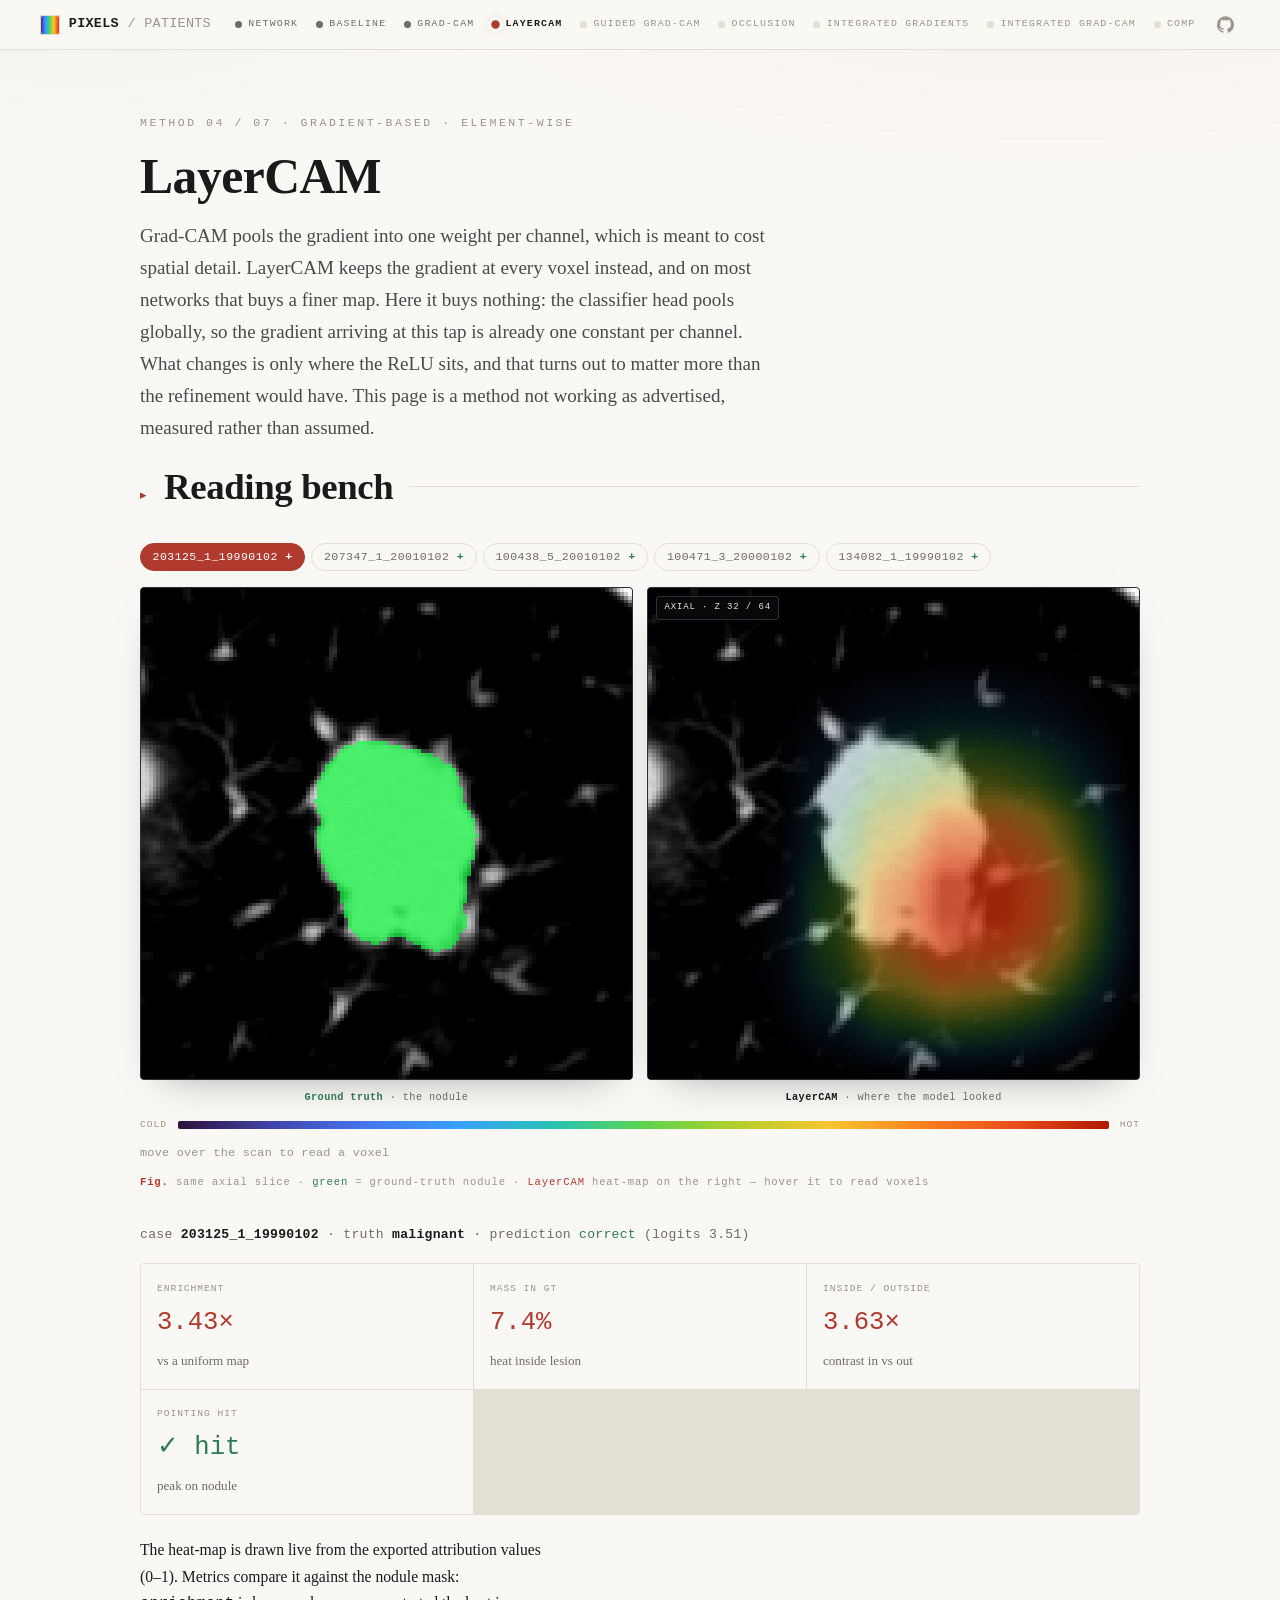
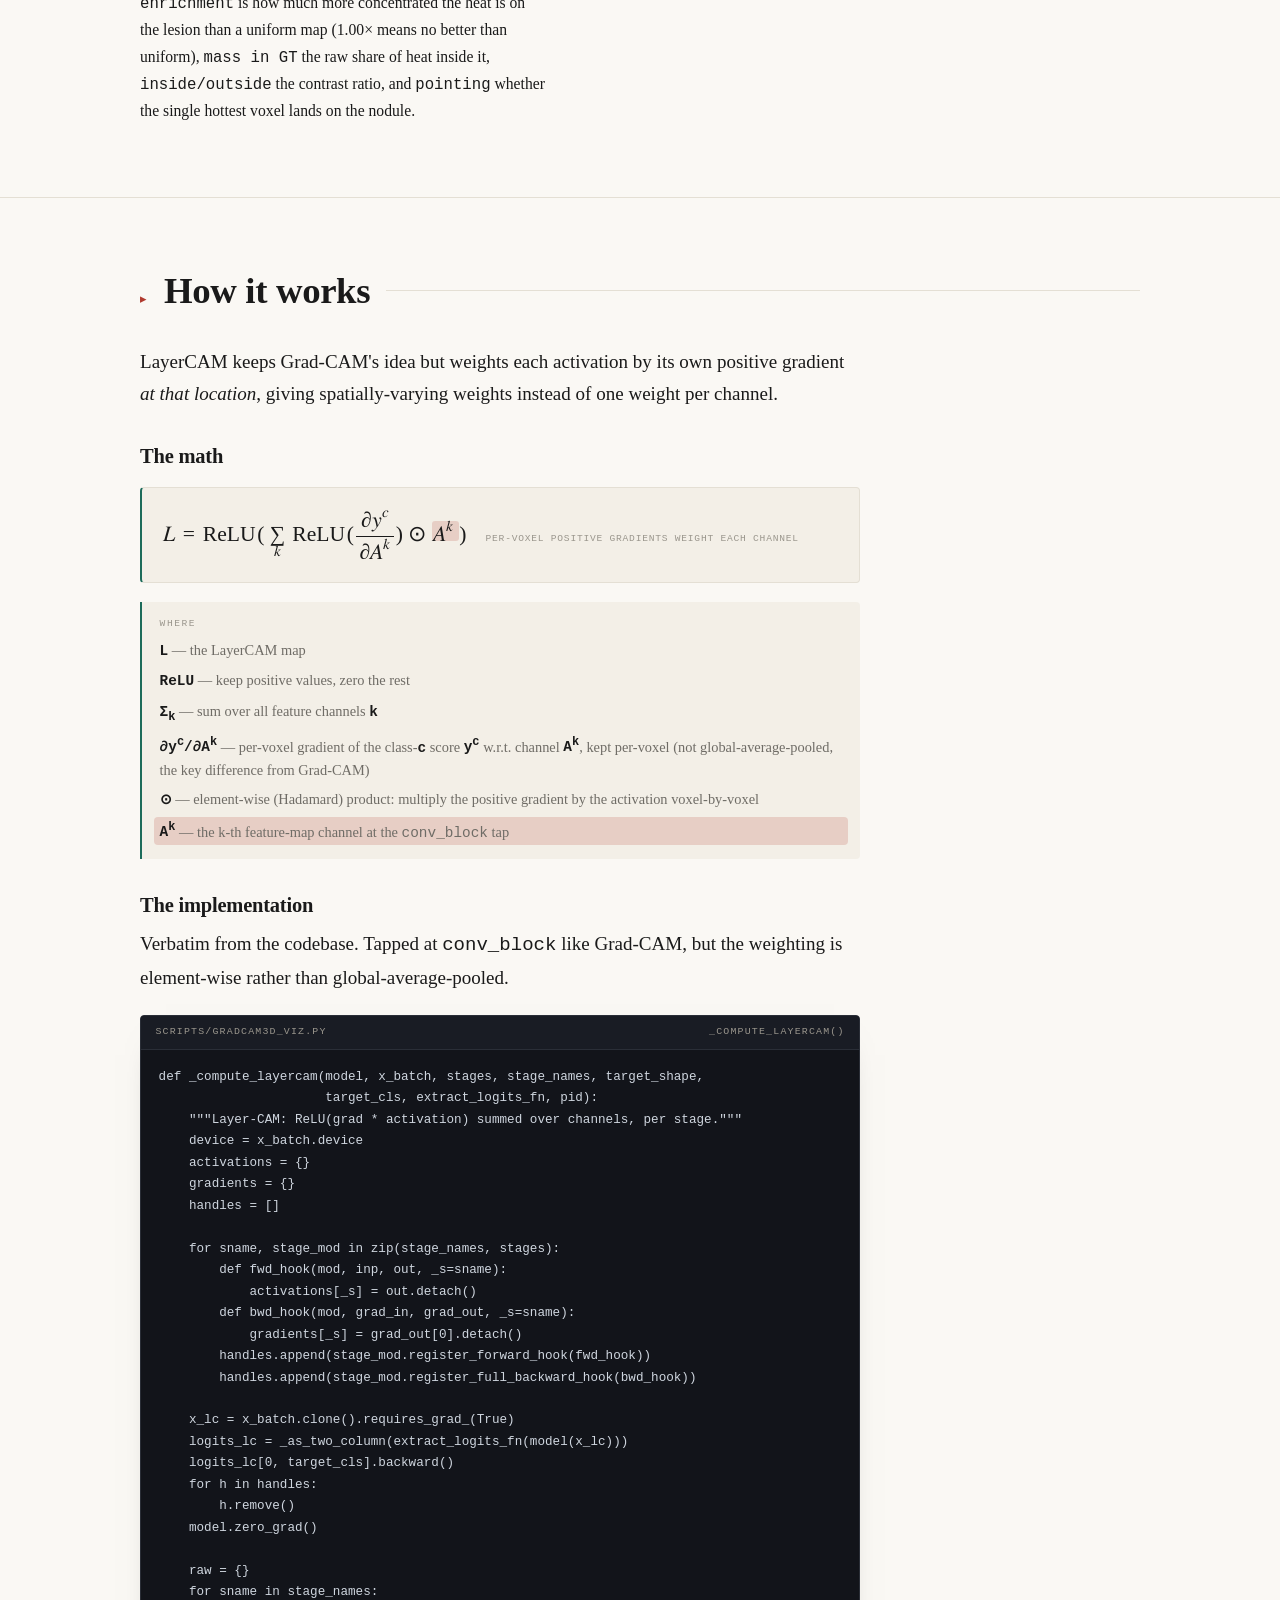
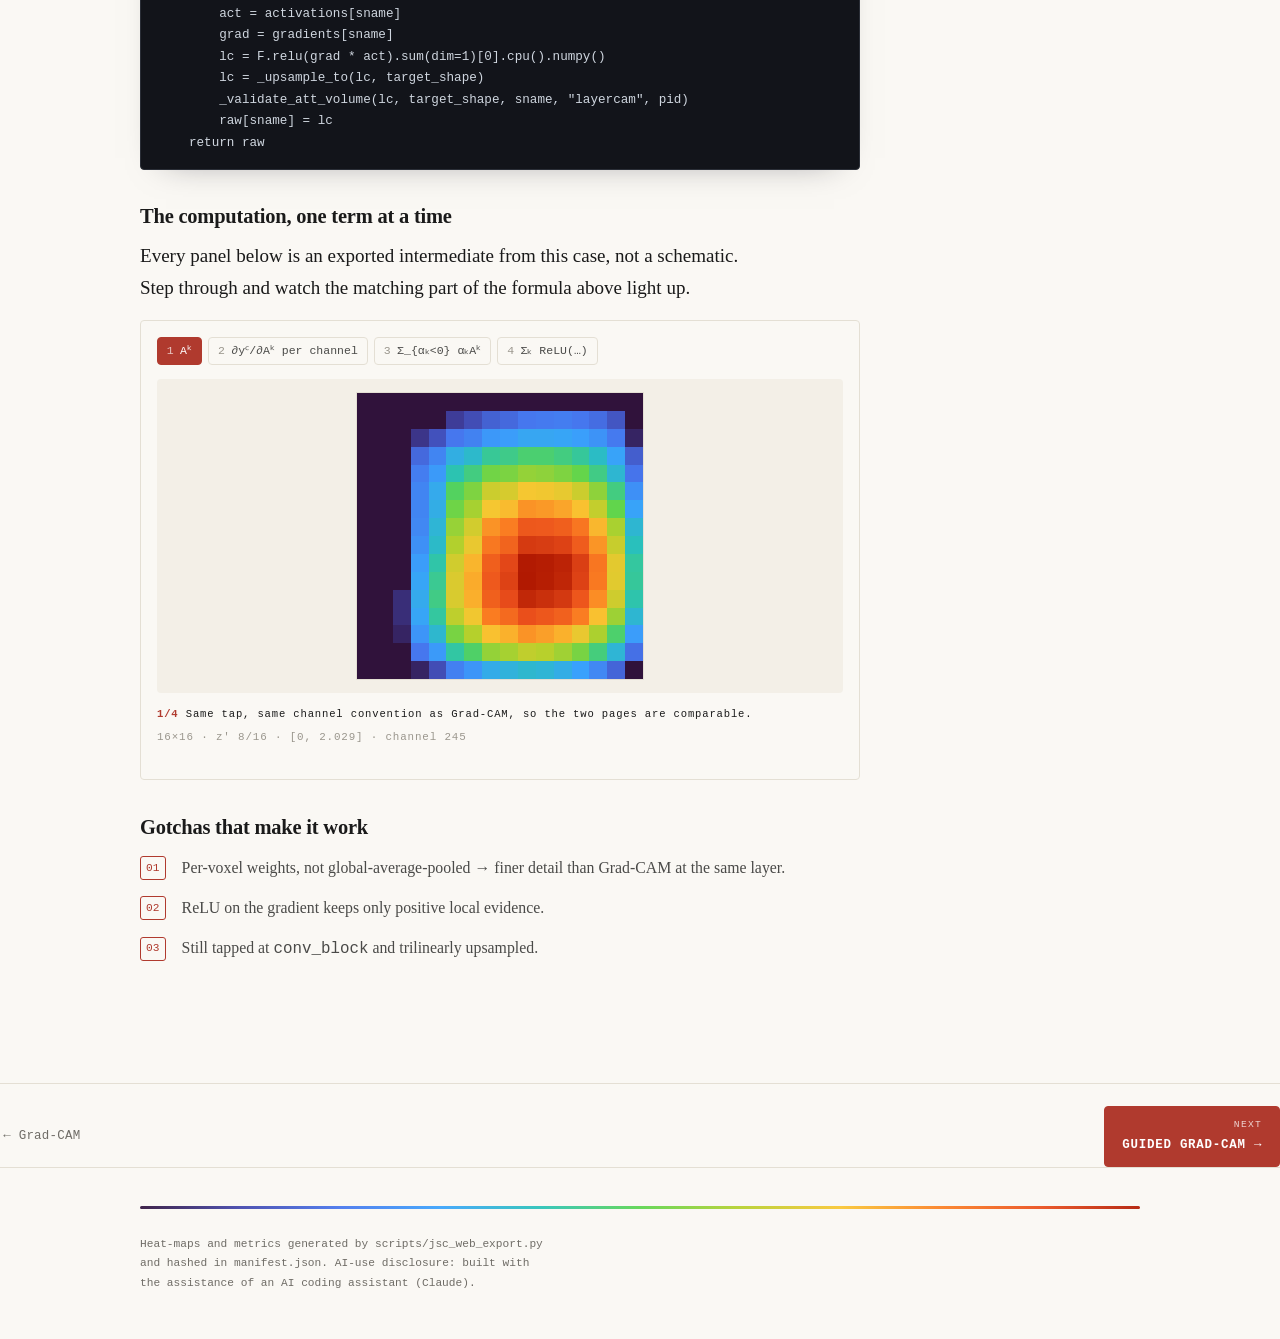
<file: web/methods/layercam.html>
<!doctype html>
<html lang="en">
<head>
  <meta charset="utf-8" />
  <meta name="viewport" content="width=device-width, initial-scale=1" />
  <title>LayerCAM · From Pixels to Patients</title>
  <meta name="description" content="LayerCAM: per-voxel positive gradients instead of one pooled weight per channel, measured on real lung CT." />
  <link rel="stylesheet" href="../styles.css?v=19" />
</head>
<body>
  <nav class="chain-top">
    <a class="brand" href="../index.html"><span class="mark" aria-hidden="true"></span><b>PIXELS</b><span>/ PATIENTS</span></a>
    <div class="chain-rail" data-chain-rail></div>
    <a class="gh" href="https://github.com/Bardli/pixels-to-patients" aria-label="Source code on GitHub"
       title="Source code on GitHub"><svg viewBox="0 0 24 24" width="17" height="17" aria-hidden="true" focusable="false"><path fill="currentColor" d="M12 .297c-6.63 0-12 5.373-12 12 0 5.303 3.438 9.8 8.205 11.385.6.113.82-.258.82-.577 0-.285-.01-1.04-.015-2.04-3.338.724-4.042-1.61-4.042-1.61C4.422 18.07 3.633 17.7 3.633 17.7c-1.087-.744.084-.729.084-.729 1.205.084 1.838 1.236 1.838 1.236 1.07 1.835 2.809 1.305 3.495.998.108-.776.417-1.305.76-1.605-2.665-.3-5.466-1.332-5.466-5.93 0-1.31.465-2.38 1.235-3.22-.135-.303-.54-1.523.105-3.176 0 0 1.005-.322 3.3 1.23.96-.267 1.98-.399 3-.405 1.02.006 2.04.138 3 .405 2.28-1.552 3.285-1.23 3.285-1.23.645 1.653.24 2.873.12 3.176.765.84 1.23 1.91 1.23 3.22 0 4.61-2.805 5.625-5.475 5.92.42.36.81 1.096.81 2.22 0 1.606-.015 2.896-.015 3.286 0 .315.21.69.825.57C20.565 22.092 24 17.592 24 12.297c0-6.627-5.373-12-12-12"/></svg></a>
  </nav>

  <div class="page-head">
    <div class="container">
      <p class="label kicker">Method 04 / 07 · gradient-based · element-wise</p>
      <h1>LayerCAM</h1>
      <p class="intuition">Grad-CAM pools the gradient into one weight per channel, which is meant to cost spatial detail. LayerCAM keeps the gradient at every voxel instead, and on most networks that buys a finer map. Here it buys nothing: the classifier head pools globally, so the gradient arriving at this tap is already one constant per channel. What changes is only where the ReLU sits, and that turns out to matter more than the refinement would have. This page is a method not working as advertised, measured rather than assumed.</p>
    </div>
  </div>

  <section style="border-top:none; padding-top:0">
    <div class="container">
      <div class="sec-head reveal"><span class="num">▸</span><h2>Reading bench</h2><span class="rule"></span></div>
      <div class="bench">
        <div>
          <div class="tabs" id="tabs" role="tablist" aria-label="Example case"></div>
          <div class="viewer" id="viewer" aria-label="CT slice with the attribution heat-map; move the pointer over it to read voxel values">
            <canvas id="ct"></canvas><canvas id="heat"></canvas><div class="crosshair" id="cross"></div>
          </div>
          <div class="legend"><span>cold</span><span class="bar"></span><span>hot</span></div>
          <div class="readout" id="readout"><span class="k">move over the scan to read a voxel</span></div>
          <p class="figcap"><b>Fig.</b> axial slice · CT grayscale with the attribution overlaid · real 128×128 voxels (64×128×128 patch)</p>
        </div>
        <div>
          <p class="verdict" id="verdict">&nbsp;</p>
          <div class="scorecard" id="scorecard"></div>
          <p class="intuition" style="font-size:0.98rem; margin-top:1.4rem; max-width:52ch">
            The heat-map is drawn live from the exported attribution values (0–1). Metrics compare it against the nodule mask: <span class="mono">enrichment</span> is how much more concentrated the heat is on the lesion than a uniform map (1.00× means no better than uniform), <span class="mono">mass&nbsp;in&nbsp;GT</span> the raw share of heat inside it, <span class="mono">inside/outside</span> the contrast ratio, and <span class="mono">pointing</span> whether the single hottest voxel lands on the nodule.
          </p>
        </div>
      </div>
    </div>
  </section>

  <section>
    <div class="container">
      <div class="sec-head reveal"><span class="num">▸</span><h2>How it works</h2><span class="rule"></span></div>
      <div class="prose reveal">
        <p>LayerCAM keeps Grad-CAM's idea but weights each activation by its own positive gradient <em>at that location</em>, giving spatially-varying weights instead of one weight per channel.</p>
        <h3>The math</h3>
        <div class="mathblock">
          <div class="math-line">
            <math display="block">
              <mrow class="sym" data-sym="L"><mi>L</mi></mrow>
              <mo>=</mo>
              <mrow class="sym" data-sym="relu"><mi>ReLU</mi></mrow>
              <mo fence="true" stretchy="false">(</mo>
              <mrow class="sym" data-sym="sum"><munder><mo>∑</mo><mi>k</mi></munder></mrow>
              <mrow class="sym" data-sym="relu"><mi>ReLU</mi></mrow>
              <mo fence="true" stretchy="false">(</mo>
              <mrow class="sym" data-sym="grad"><mfrac><mrow><mo>∂</mo><msup><mi>y</mi><mi>c</mi></msup></mrow><mrow><mo>∂</mo><msup><mi>A</mi><mi>k</mi></msup></mrow></mfrac></mrow>
              <mo fence="true" stretchy="false">)</mo>
              <mrow class="sym" data-sym="hadamard"><mo>⊙</mo></mrow>
              <mrow class="sym" data-sym="A"><msup><mi>A</mi><mi>k</mi></msup></mrow>
              <mo fence="true" stretchy="false">)</mo>
            </math>
            <span class="math-gloss">per-voxel positive gradients weight each channel</span>
          </div>
        </div>
        <ul class="math-where">
          <li data-sym="L"><b>L</b> — the LayerCAM map</li>
          <li data-sym="relu"><b>ReLU</b> — keep positive values, zero the rest</li>
          <li data-sym="sum"><b>Σ<sub>k</sub></b> — sum over all feature channels <b>k</b></li>
          <li data-sym="grad"><b>∂y<sup>c</sup>/∂A<sup>k</sup></b> — per-voxel gradient of the class-<b>c</b> score <b>y<sup>c</sup></b> w.r.t. channel <b>A<sup>k</sup></b>, kept per-voxel (not global-average-pooled, the key difference from Grad-CAM)</li>
          <li data-sym="hadamard"><b>⊙</b> — element-wise (Hadamard) product: multiply the positive gradient by the activation voxel-by-voxel</li>
          <li data-sym="A"><b>A<sup>k</sup></b> — the k-th feature-map channel at the <span class="mono">conv_block</span> tap</li>
        </ul>
        <h3>The implementation</h3>
        <p>Verbatim from the codebase. Tapped at <span class="mono">conv_block</span> like Grad-CAM, but the weighting is element-wise rather than global-average-pooled.</p>
        <div class="codeblock">
          <div class="cap"><span>scripts/gradcam3d_viz.py</span><span>_compute_layercam()</span></div>
<pre>def _compute_layercam(model, x_batch, stages, stage_names, target_shape,
                      target_cls, extract_logits_fn, pid):
    """Layer-CAM: ReLU(grad * activation) summed over channels, per stage."""
    device = x_batch.device
    activations = {}
    gradients = {}
    handles = []

    for sname, stage_mod in zip(stage_names, stages):
        def fwd_hook(mod, inp, out, _s=sname):
            activations[_s] = out.detach()
        def bwd_hook(mod, grad_in, grad_out, _s=sname):
            gradients[_s] = grad_out[0].detach()
        handles.append(stage_mod.register_forward_hook(fwd_hook))
        handles.append(stage_mod.register_full_backward_hook(bwd_hook))

    x_lc = x_batch.clone().requires_grad_(True)
    logits_lc = _as_two_column(extract_logits_fn(model(x_lc)))
    logits_lc[0, target_cls].backward()
    for h in handles:
        h.remove()
    model.zero_grad()

    raw = {}
    for sname in stage_names:
        act = activations[sname]
        grad = gradients[sname]
        lc = F.relu(grad * act).sum(dim=1)[0].cpu().numpy()
        lc = _upsample_to(lc, target_shape)
        _validate_att_volume(lc, target_shape, sname, "layercam", pid)
        raw[sname] = lc
    return raw</pre>
        </div>
        <h3>The computation, one term at a time</h3>
        <p class="intuition" style="max-width:64ch">Every panel below is an exported
          intermediate from this case, not a schematic. Step through and watch the
          matching part of the formula above light up.</p>
        <div id="stepper-mount"></div>

        <h3>Gotchas that make it work</h3>
        <ol class="gotchas">
          <li>Per-voxel weights, not global-average-pooled → finer detail than Grad-CAM at the same layer.</li>
          <li>ReLU on the gradient keeps only positive local evidence.</li>
          <li>Still tapped at <span class="mono">conv_block</span> and trilinearly upsampled.</li>
        </ol>
      </div>
    </div>
  </section>

  <div class="chain-foot" data-chain-foot></div>

  <footer>
    <div class="container">
      <hr class="heatrule" style="margin-bottom:1.6rem" />
      <p class="disclosure">Heat-maps and metrics generated by <span class="mono">scripts/jsc_web_export.py</span> and hashed in <span class="mono">manifest.json</span>. AI-use disclosure: built with the assistance of an AI coding assistant (Claude).</p>
    </div>
  </footer>

  <script type="module">
    import { initBench } from "../js/bench.js?v=2";
    initBench("layercam");
  </script>
  <script type="module">
    import { mountStepper } from "../js/stepper.js?v=2";
    import { loadJSON } from "../js/data.js?v=4";
    const el = document.getElementById("stepper-mount");
    if (el) {
      try {
        const man = await loadJSON("../public/data/manifest.json");
        await mountStepper(el, { method: "layercam", exampleId: man.examples[0] });
      } catch (e) { el.remove(); console.error(e); }
    }
  </script>
  <script src="../js/reveal.js"></script>
  <script type="module">
    import { mountChainNav } from "../js/chain.js?v=1";
    import { wireMathLegend } from "../js/mathlegend.js?v=1";
    mountChainNav("methods/layercam.html", "../");
    wireMathLegend();
  </script>
</body>
</html>
</file>
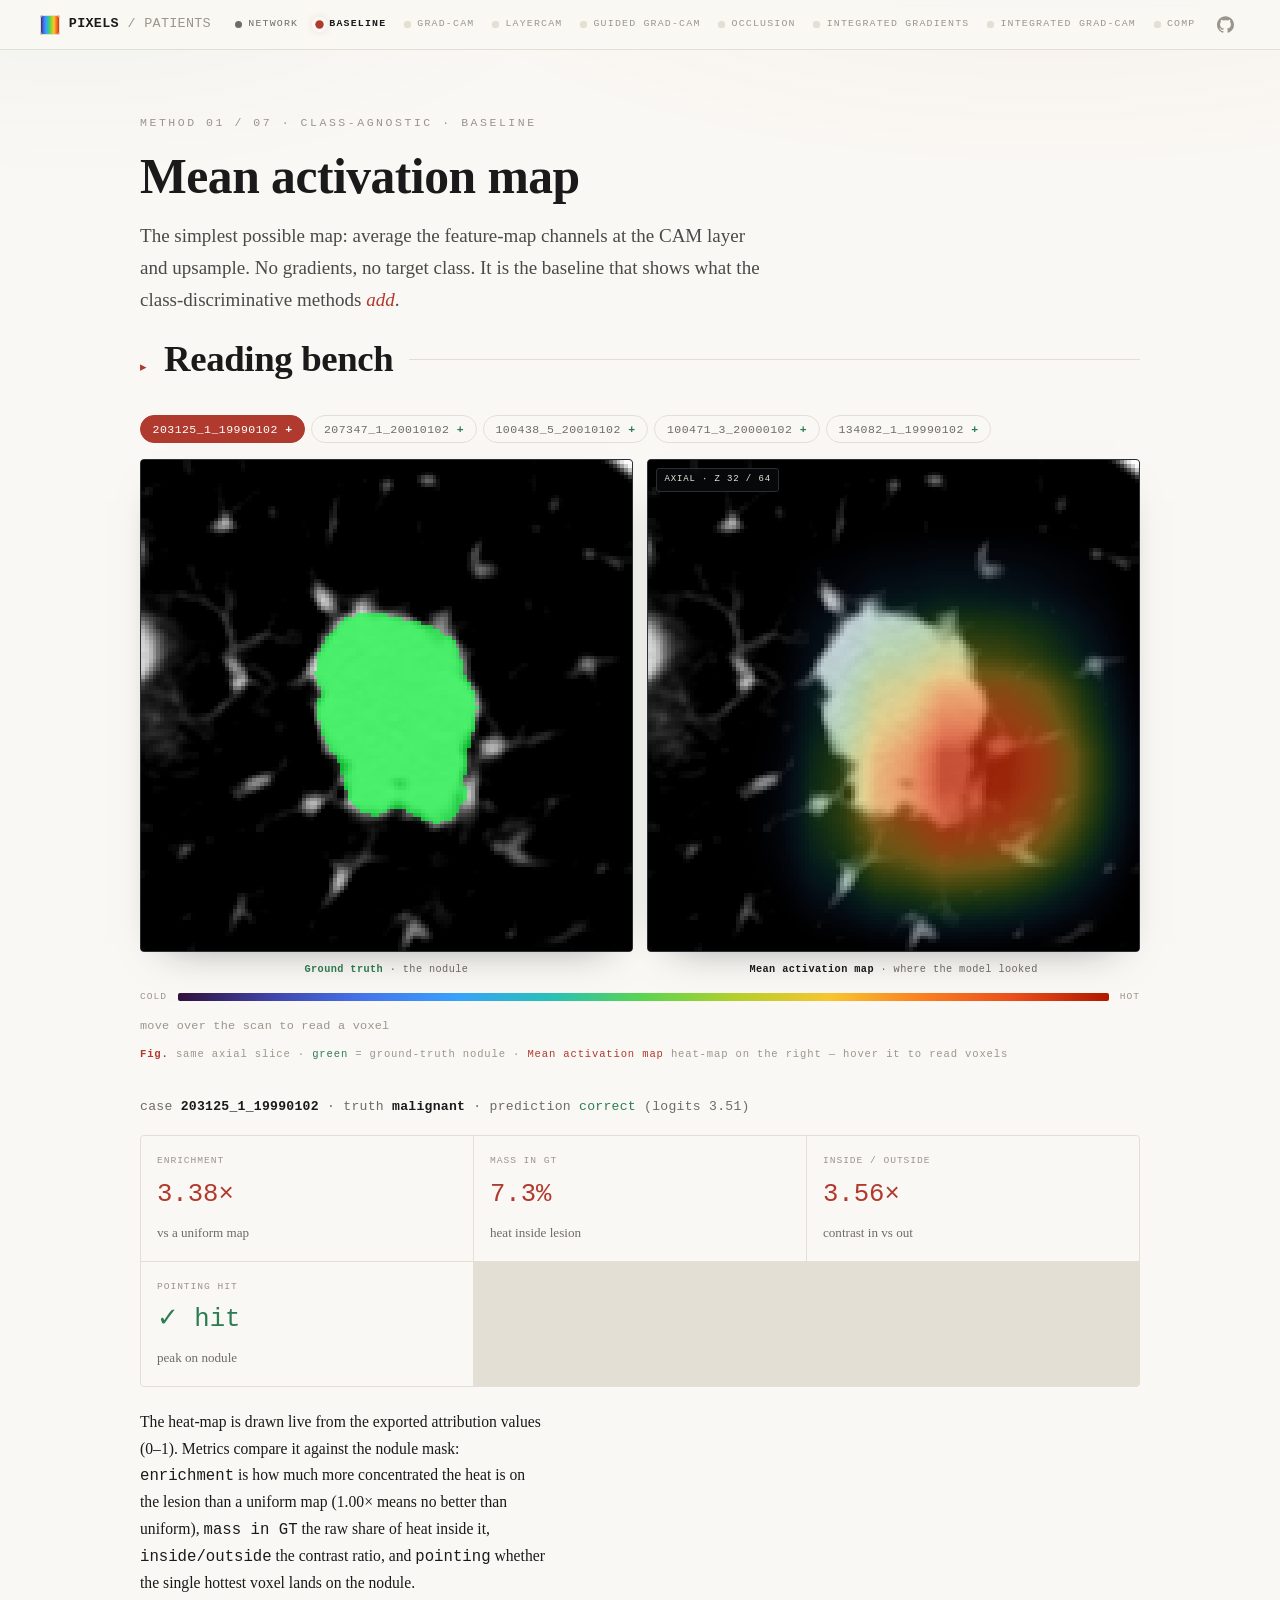
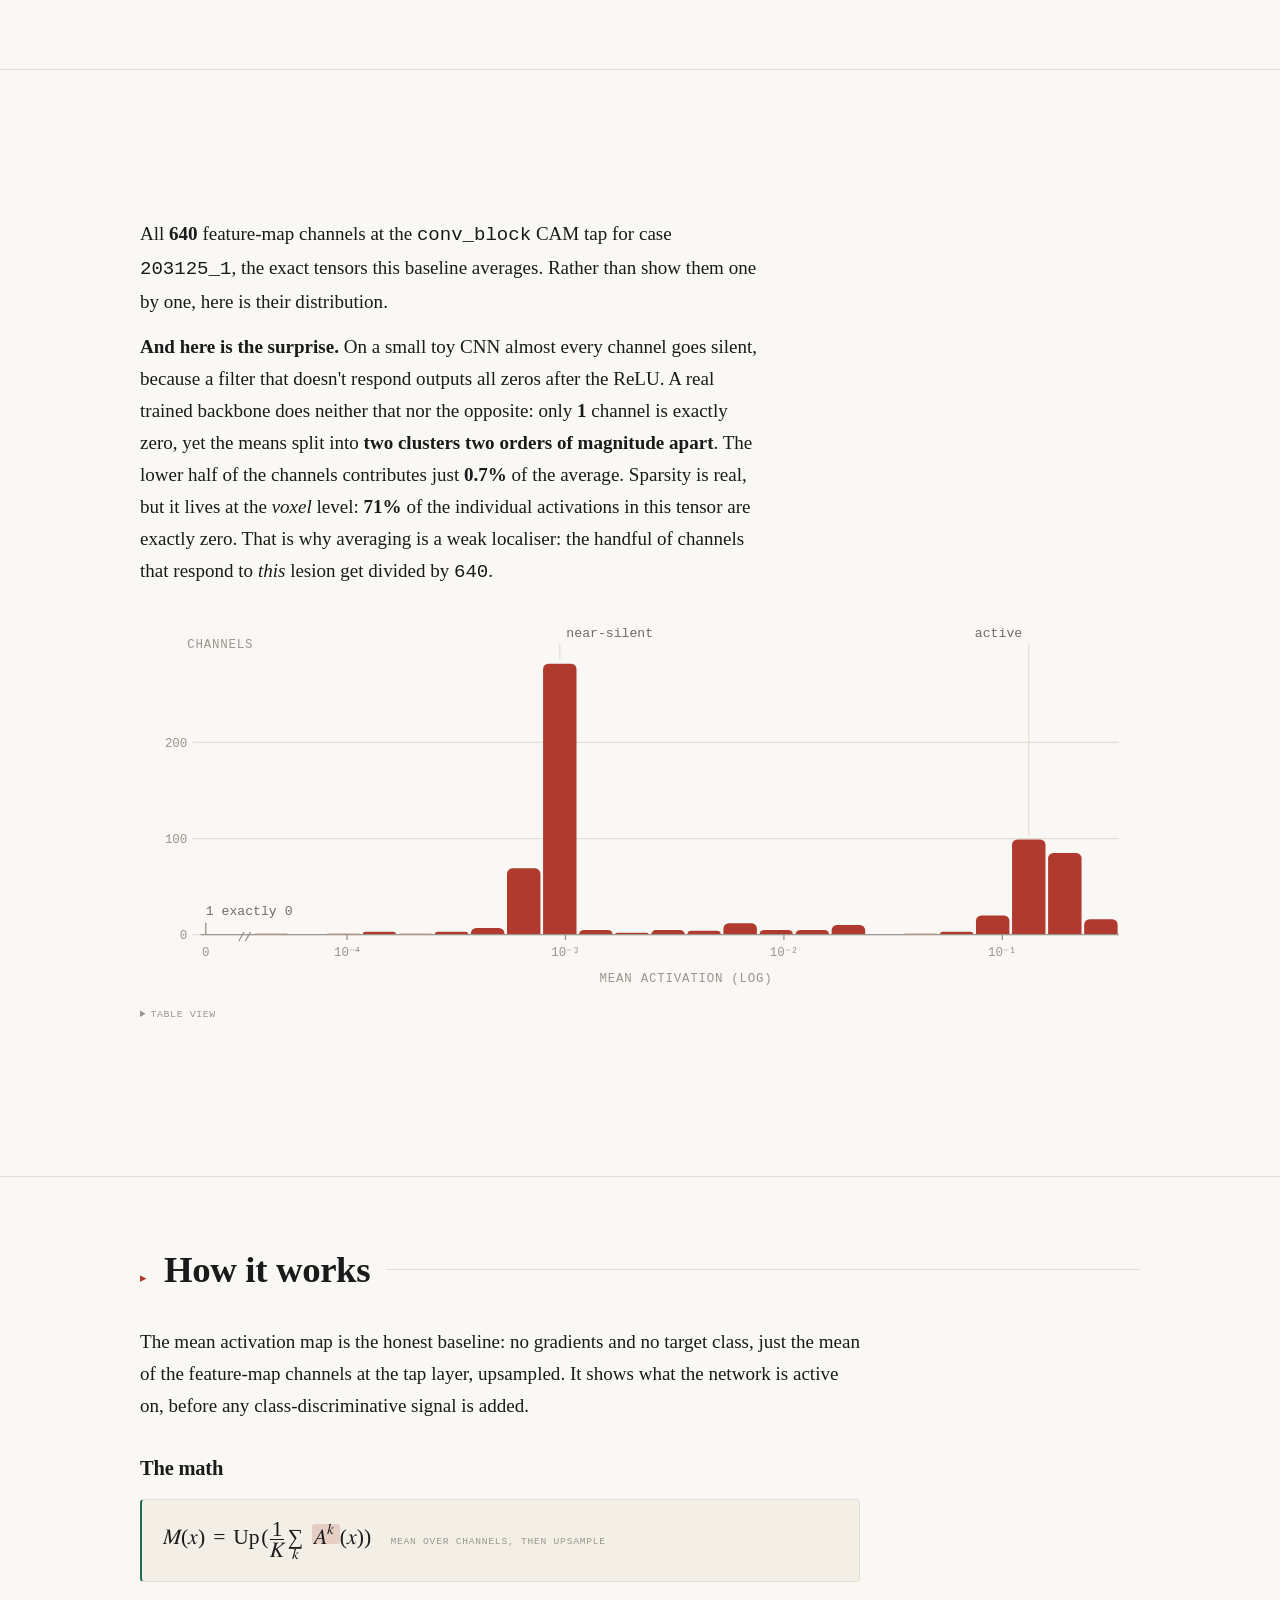
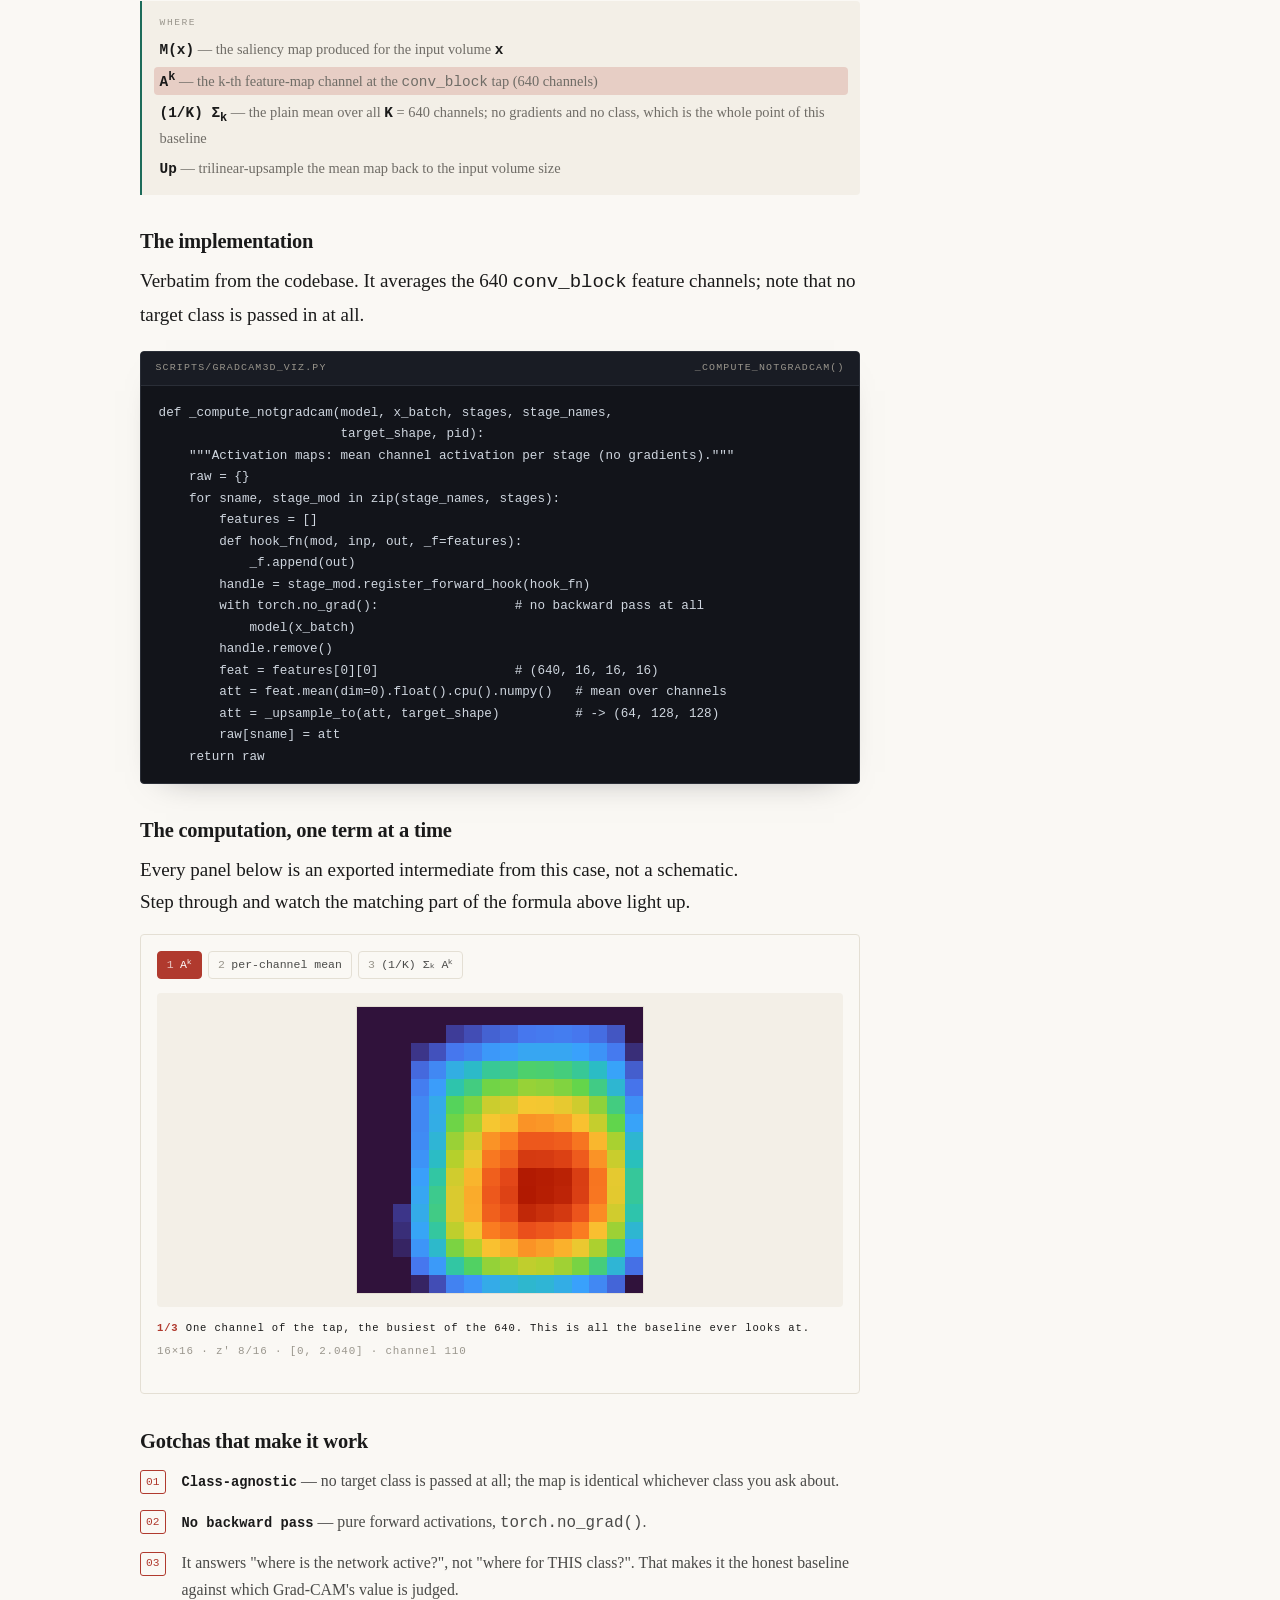
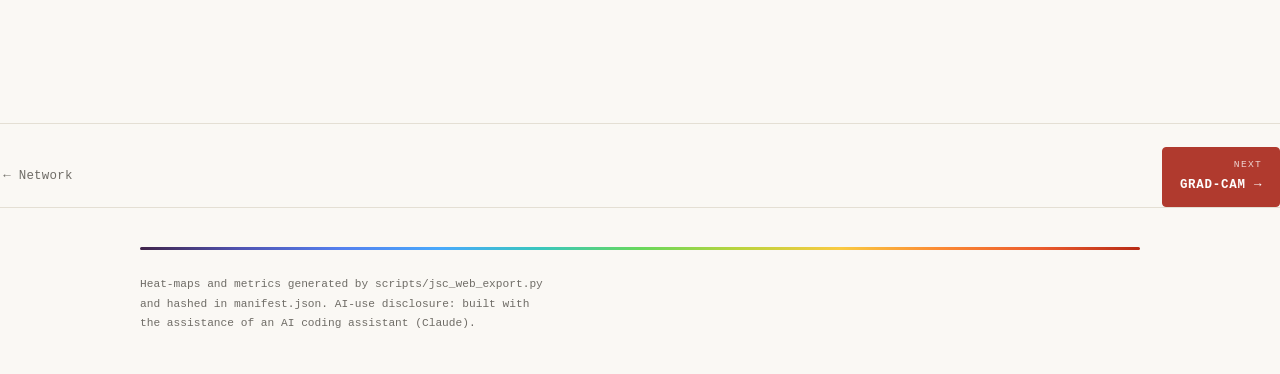
<file: web/methods/notgradcam.html>
<!doctype html>
<html lang="en">
<head>
  <meta charset="utf-8" />
  <meta name="viewport" content="width=device-width, initial-scale=1" />
  <title>Mean activation · From Pixels to Patients</title>
  <meta name="description" content="Mean activation: the gradient-free, class-free baseline every CAM method has to beat, measured on real lung CT." />
  <link rel="stylesheet" href="../styles.css?v=19" />
</head>
<body>
  <nav class="chain-top">
    <a class="brand" href="../index.html"><span class="mark" aria-hidden="true"></span><b>PIXELS</b><span>/ PATIENTS</span></a>
    <div class="chain-rail" data-chain-rail></div>
    <a class="gh" href="https://github.com/Bardli/pixels-to-patients" aria-label="Source code on GitHub"
       title="Source code on GitHub"><svg viewBox="0 0 24 24" width="17" height="17" aria-hidden="true" focusable="false"><path fill="currentColor" d="M12 .297c-6.63 0-12 5.373-12 12 0 5.303 3.438 9.8 8.205 11.385.6.113.82-.258.82-.577 0-.285-.01-1.04-.015-2.04-3.338.724-4.042-1.61-4.042-1.61C4.422 18.07 3.633 17.7 3.633 17.7c-1.087-.744.084-.729.084-.729 1.205.084 1.838 1.236 1.838 1.236 1.07 1.835 2.809 1.305 3.495.998.108-.776.417-1.305.76-1.605-2.665-.3-5.466-1.332-5.466-5.93 0-1.31.465-2.38 1.235-3.22-.135-.303-.54-1.523.105-3.176 0 0 1.005-.322 3.3 1.23.96-.267 1.98-.399 3-.405 1.02.006 2.04.138 3 .405 2.28-1.552 3.285-1.23 3.285-1.23.645 1.653.24 2.873.12 3.176.765.84 1.23 1.91 1.23 3.22 0 4.61-2.805 5.625-5.475 5.92.42.36.81 1.096.81 2.22 0 1.606-.015 2.896-.015 3.286 0 .315.21.69.825.57C20.565 22.092 24 17.592 24 12.297c0-6.627-5.373-12-12-12"/></svg></a>
  </nav>

  <div class="page-head">
    <div class="container">
      <p class="label kicker">Method 01 / 07 · class-agnostic · baseline</p>
      <h1>Mean activation map</h1>
      <p class="intuition">The simplest possible map: average the feature-map channels at the CAM layer and upsample. No gradients, no target class. It is the baseline that shows what the class-discriminative methods <em>add</em>.</p>
    </div>
  </div>

  <section style="border-top:none; padding-top:0">
    <div class="container">
      <div class="sec-head reveal"><span class="num">▸</span><h2>Reading bench</h2><span class="rule"></span></div>
      <div class="bench">
        <div>
          <div class="tabs" id="tabs" role="tablist" aria-label="Example case"></div>
          <div class="viewer" id="viewer" aria-label="CT slice with the attribution heat-map; move the pointer over it to read voxel values">
            <canvas id="ct"></canvas><canvas id="heat"></canvas><div class="crosshair" id="cross"></div>
          </div>
          <div class="legend"><span>cold</span><span class="bar"></span><span>hot</span></div>
          <div class="readout" id="readout"><span class="k">move over the scan to read a voxel</span></div>
          <p class="figcap"><b>Fig.</b> axial slice · CT grayscale with the attribution overlaid · real 128×128 voxels (64×128×128 patch)</p>
        </div>
        <div>
          <p class="verdict" id="verdict">&nbsp;</p>
          <div class="scorecard" id="scorecard"></div>
          <p class="intuition" style="font-size:0.98rem; margin-top:1.4rem; max-width:52ch">
            The heat-map is drawn live from the exported attribution values (0–1). Metrics compare it against the nodule mask: <span class="mono">enrichment</span> is how much more concentrated the heat is on the lesion than a uniform map (1.00× means no better than uniform), <span class="mono">mass&nbsp;in&nbsp;GT</span> the raw share of heat inside it, <span class="mono">inside/outside</span> the contrast ratio, and <span class="mono">pointing</span> whether the single hottest voxel lands on the nodule.
          </p>
        </div>
      </div>
    </div>
  </section>

  <section>
    <div class="container">
      <div class="sec-head reveal"><span class="num">▸</span><h2>The channels being averaged</h2><span class="rule"></span></div>
      <p class="intuition reveal" style="max-width:66ch">All <b id="chan-total">—</b> feature-map channels at the <span class="mono">conv_block</span> CAM tap for case <span class="mono">203125_1</span>, the exact tensors this baseline averages. Rather than show them one by one, here is their distribution.</p>
      <p class="intuition reveal" style="max-width:66ch; margin-top:0.8rem"><b>And here is the surprise.</b> On a small toy CNN almost every channel goes silent, because a filter that doesn't respond outputs all zeros after the ReLU. A real trained backbone does neither that nor the opposite: only <b id="chan-zeroch">—</b> channel is exactly zero, yet the means split into <b>two clusters two orders of magnitude apart</b>. The lower half of the channels contributes just <b id="chan-halfshare">—</b> of the average. Sparsity is real, but it lives at the <em>voxel</em> level: <b id="chan-zero">—</b> of the individual activations in this tensor are exactly zero. That is why averaging is a weak localiser: the handful of channels that respond to <em>this</em> lesion get divided by <span id="chan-total3" class="mono">640</span>.</p>
      <div class="chandist reveal" id="channels-mount"></div>
      <p class="figcap reveal">Distribution of mean activation across all <span id="chan-total4" class="mono">640</span> <span class="mono">conv_block</span> channels for case <span class="mono">203125_1</span>. Log x, because the means span three orders of magnitude and a linear axis would collapse two thirds of the channels into a single bar. Channels that are exactly zero cannot sit on a log axis; they are annotated at the left of the axis break rather than drawn as a bar, since one channel against a 282-tall mode would be a sub-pixel sliver. Point at a bar for its range and count, or open the table view; individual channel slices are on the <a href="../index.html#layers">network page</a>.</p>
    </div>
  </section>

  <section>
    <div class="container">
      <div class="sec-head reveal"><span class="num">▸</span><h2>How it works</h2><span class="rule"></span></div>
      <div class="prose reveal">
        <p>The mean activation map is the honest baseline: no gradients and no target class, just the mean of the feature-map channels at the tap layer, upsampled. It shows what the network is active on, before any class-discriminative signal is added.</p>
        <h3>The math</h3>
        <div class="mathblock">
          <div class="math-line">
            <math display="block">
              <mrow class="sym" data-sym="M"><mi>M</mi><mo fence="true" stretchy="false">(</mo><mi>x</mi><mo fence="true" stretchy="false">)</mo></mrow>
              <mo>=</mo>
              <mrow class="sym" data-sym="up"><mi>Up</mi></mrow>
              <mo fence="true" stretchy="false">(</mo>
              <mrow class="sym" data-sym="mean"><mfrac><mn>1</mn><mi>K</mi></mfrac><munder><mo>∑</mo><mi>k</mi></munder></mrow>
              <mspace width="0.1667em"></mspace>
              <mrow class="sym" data-sym="A"><msup><mi>A</mi><mi>k</mi></msup></mrow>
              <mo fence="true" stretchy="false">(</mo><mi>x</mi><mo fence="true" stretchy="false">)</mo>
              <mo fence="true" stretchy="false">)</mo>
            </math>
            <span class="math-gloss">mean over channels, then upsample</span>
          </div>
        </div>
        <ul class="math-where">
          <li data-sym="M"><b>M(x)</b> — the saliency map produced for the input volume <b>x</b></li>
          <li data-sym="A"><b>A<sup>k</sup></b> — the k-th feature-map channel at the <span class="mono">conv_block</span> tap (640 channels)</li>
          <li data-sym="mean"><b>(1/K) Σ<sub>k</sub></b> — the plain mean over all <b>K</b> = 640 channels; no gradients and no class, which is the whole point of this baseline</li>
          <li data-sym="up"><b>Up</b> — trilinear-upsample the mean map back to the input volume size</li>
        </ul>
        <h3>The implementation</h3>
        <p>Verbatim from the codebase. It averages the 640 <span class="mono">conv_block</span> feature channels; note that no target class is passed in at all.</p>
        <div class="codeblock">
          <div class="cap"><span>scripts/gradcam3d_viz.py</span><span>_compute_notgradcam()</span></div>
<pre>def _compute_notgradcam(model, x_batch, stages, stage_names,
                        target_shape, pid):
    """Activation maps: mean channel activation per stage (no gradients)."""
    raw = {}
    for sname, stage_mod in zip(stage_names, stages):
        features = []
        def hook_fn(mod, inp, out, _f=features):
            _f.append(out)
        handle = stage_mod.register_forward_hook(hook_fn)
        with torch.no_grad():                  # no backward pass at all
            model(x_batch)
        handle.remove()
        feat = features[0][0]                  # (640, 16, 16, 16)
        att = feat.mean(dim=0).float().cpu().numpy()   # mean over channels
        att = _upsample_to(att, target_shape)          # -&gt; (64, 128, 128)
        raw[sname] = att
    return raw</pre>
        </div>
        <h3>The computation, one term at a time</h3>
        <p class="intuition" style="max-width:64ch">Every panel below is an exported
          intermediate from this case, not a schematic. Step through and watch the
          matching part of the formula above light up.</p>
        <div id="stepper-mount"></div>

        <h3>Gotchas that make it work</h3>
        <ol class="gotchas">
          <li><b>Class-agnostic</b> — no target class is passed at all; the map is identical whichever class you ask about.</li>
          <li><b>No backward pass</b> — pure forward activations, <span class="mono">torch.no_grad()</span>.</li>
          <li>It answers "where is the network active?", not "where for THIS class?". That makes it the honest baseline against which Grad-CAM's value is judged.</li>
        </ol>
      </div>
    </div>
  </section>

  <div class="chain-foot" data-chain-foot></div>

  <footer>
    <div class="container">
      <hr class="heatrule" style="margin-bottom:1.6rem" />
      <p class="disclosure">Heat-maps and metrics generated by <span class="mono">scripts/jsc_web_export.py</span> and hashed in <span class="mono">manifest.json</span>. AI-use disclosure: built with the assistance of an AI coding assistant (Claude).</p>
    </div>
  </footer>

  <script type="module">
    import { initBench } from "../js/bench.js?v=2";
    initBench("notgradcam");
  </script>
  <script type="module">
    import { loadJSON } from "../js/data.js?v=4";
    import { renderChannelDistribution } from "../js/chandist.js?v=2";
    (async () => {
      const manifest = await loadJSON("../public/data/manifest.json");
      // cache-bust: activations.json content changes on re-export (channel count); the example id is stable
      const acts = await loadJSON(`../public/data/examples/${manifest.examples[0]}/activations.json?cb=${Date.now()}`);
      const s2 = acts.find((e) => e.layer === "stage2");
      const mount = document.getElementById("channels-mount");
      const all = s2.all_channels || s2.channels;

      // Every displayed number comes from the exported arrays, never a literal.
      const stats = renderChannelDistribution(mount, all, {
        tapName: s2.real_name ?? "conv_block",
        caseId: manifest.examples[0],
      });

      const put = (id, text) => {
        const el = document.getElementById(id);
        if (el) el.textContent = text;
      };
      const totN = String(s2.n_channels ?? stats.total);
      for (const id of ["chan-total", "chan-total3", "chan-total4"]) put(id, totN);
      put("chan-zeroch", String(stats.zeros));
      put("chan-halfshare", stats.lowerHalfShare.toFixed(1) + "%");
      put("chan-zero", Math.round((s2.frac_zero ?? 0) * 100) + "%");
    })().catch((e) => {
      const m = document.getElementById("channels-mount");
      if (m) m.innerHTML = `<span style="color:var(--danger); font-family:var(--mono); font-size:0.8rem">serve over http to load the channel distribution</span>`;
      console.error(e);
    });
  </script>
  <script type="module">
    import { mountStepper } from "../js/stepper.js?v=2";
    import { loadJSON } from "../js/data.js?v=4";
    const el = document.getElementById("stepper-mount");
    if (el) {
      try {
        const man = await loadJSON("../public/data/manifest.json");
        await mountStepper(el, { method: "notgradcam", exampleId: man.examples[0] });
      } catch (e) { el.remove(); console.error(e); }
    }
  </script>
  <script src="../js/reveal.js"></script>
  <script type="module">
    import { mountChainNav } from "../js/chain.js?v=1";
    import { wireMathLegend } from "../js/mathlegend.js?v=1";
    mountChainNav("methods/notgradcam.html", "../");
    wireMathLegend();
  </script>
</body>
</html>
</file>
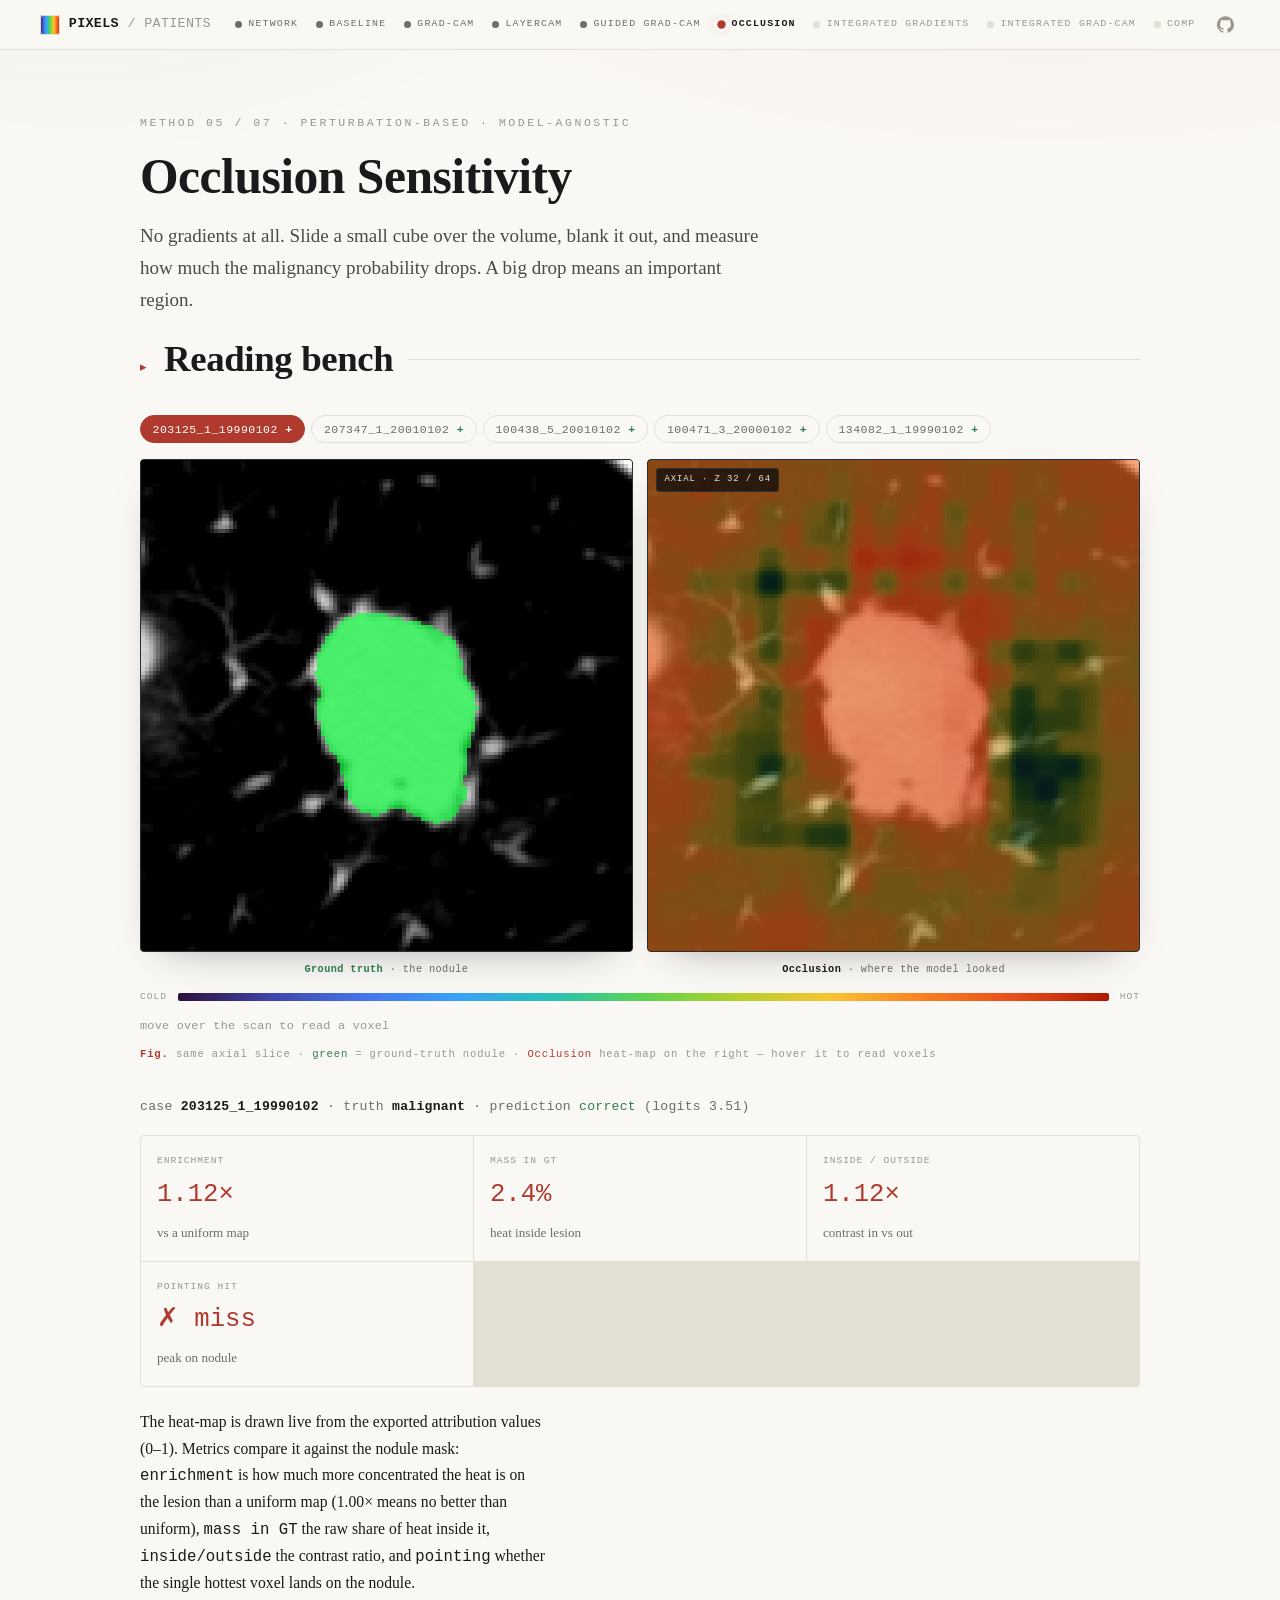
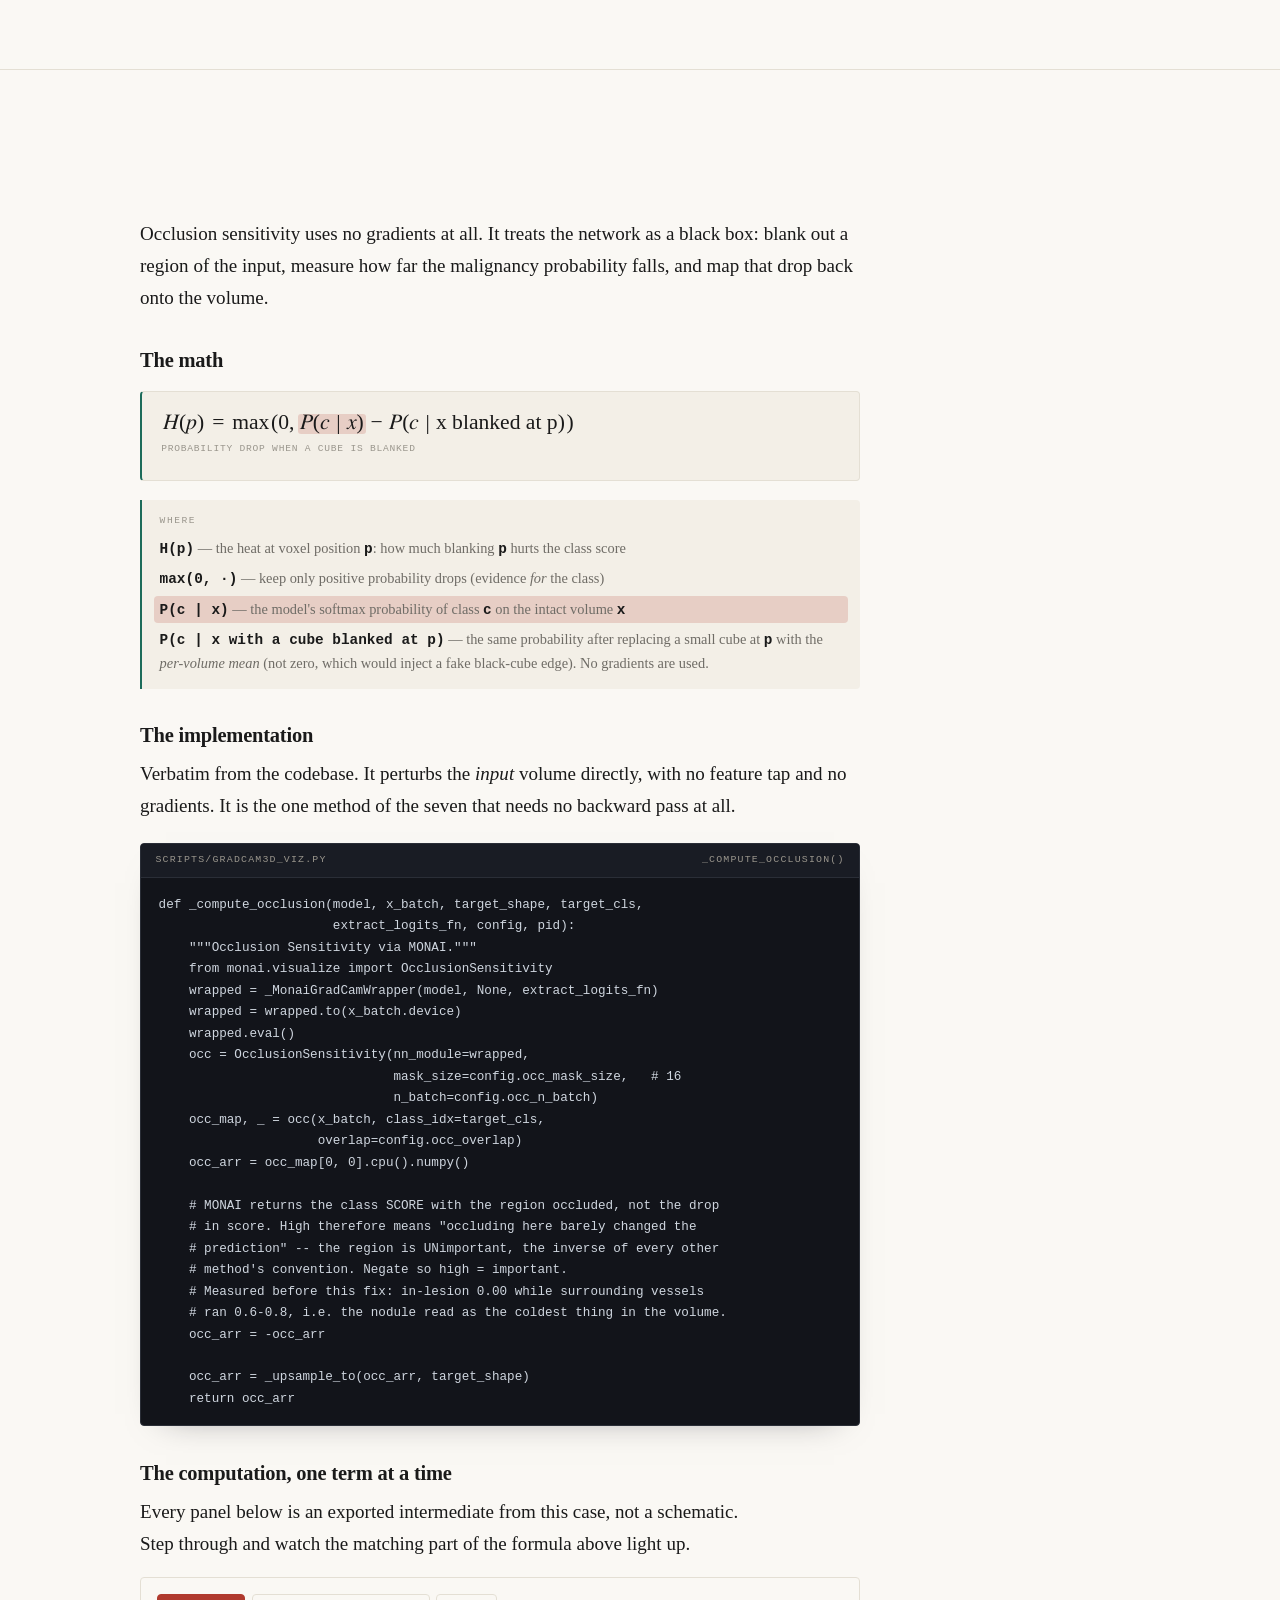
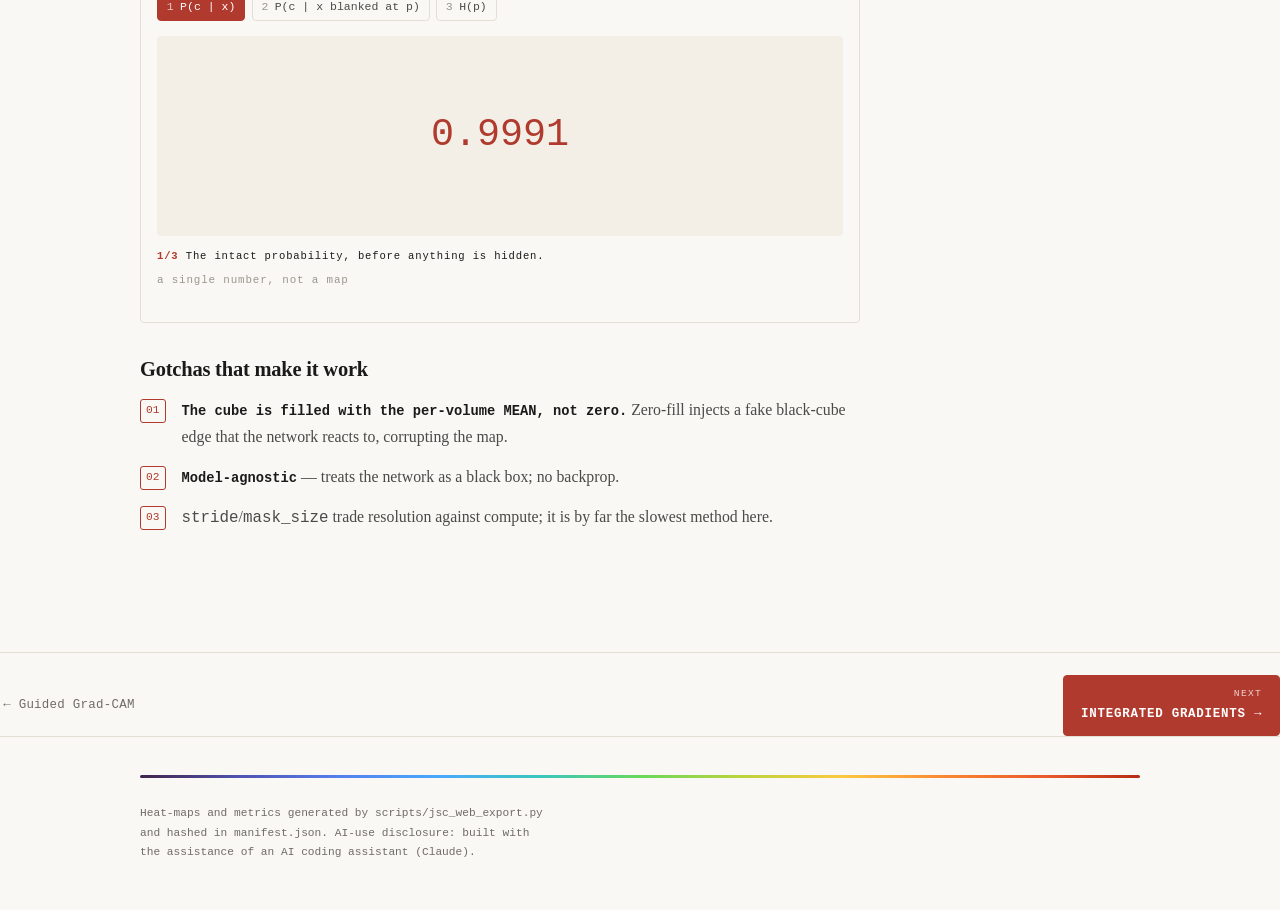
<file: web/methods/occlusion.html>
<!doctype html>
<html lang="en">
<head>
  <meta charset="utf-8" />
  <meta name="viewport" content="width=device-width, initial-scale=1" />
  <title>Occlusion Sensitivity · From Pixels to Patients</title>
  <meta name="description" content="Occlusion sensitivity: blank a cube, measure the malignancy-probability drop. No gradients. Measured on real lung CT." />
  <link rel="stylesheet" href="../styles.css?v=19" />
</head>
<body>
  <nav class="chain-top">
    <a class="brand" href="../index.html"><span class="mark" aria-hidden="true"></span><b>PIXELS</b><span>/ PATIENTS</span></a>
    <div class="chain-rail" data-chain-rail></div>
    <a class="gh" href="https://github.com/Bardli/pixels-to-patients" aria-label="Source code on GitHub"
       title="Source code on GitHub"><svg viewBox="0 0 24 24" width="17" height="17" aria-hidden="true" focusable="false"><path fill="currentColor" d="M12 .297c-6.63 0-12 5.373-12 12 0 5.303 3.438 9.8 8.205 11.385.6.113.82-.258.82-.577 0-.285-.01-1.04-.015-2.04-3.338.724-4.042-1.61-4.042-1.61C4.422 18.07 3.633 17.7 3.633 17.7c-1.087-.744.084-.729.084-.729 1.205.084 1.838 1.236 1.838 1.236 1.07 1.835 2.809 1.305 3.495.998.108-.776.417-1.305.76-1.605-2.665-.3-5.466-1.332-5.466-5.93 0-1.31.465-2.38 1.235-3.22-.135-.303-.54-1.523.105-3.176 0 0 1.005-.322 3.3 1.23.96-.267 1.98-.399 3-.405 1.02.006 2.04.138 3 .405 2.28-1.552 3.285-1.23 3.285-1.23.645 1.653.24 2.873.12 3.176.765.84 1.23 1.91 1.23 3.22 0 4.61-2.805 5.625-5.475 5.92.42.36.81 1.096.81 2.22 0 1.606-.015 2.896-.015 3.286 0 .315.21.69.825.57C20.565 22.092 24 17.592 24 12.297c0-6.627-5.373-12-12-12"/></svg></a>
  </nav>

  <div class="page-head">
    <div class="container">
      <p class="label kicker">Method 05 / 07 · perturbation-based · model-agnostic</p>
      <h1>Occlusion Sensitivity</h1>
      <p class="intuition">No gradients at all. Slide a small cube over the volume, blank it out, and measure how much the malignancy probability drops. A big drop means an important region.</p>
    </div>
  </div>

  <section style="border-top:none; padding-top:0">
    <div class="container">
      <div class="sec-head reveal"><span class="num">▸</span><h2>Reading bench</h2><span class="rule"></span></div>
      <div class="bench">
        <div>
          <div class="tabs" id="tabs" role="tablist" aria-label="Example case"></div>
          <div class="viewer" id="viewer" aria-label="CT slice with the attribution heat-map; move the pointer over it to read voxel values">
            <canvas id="ct"></canvas><canvas id="heat"></canvas><div class="crosshair" id="cross"></div>
          </div>
          <div class="legend"><span>cold</span><span class="bar"></span><span>hot</span></div>
          <div class="readout" id="readout"><span class="k">move over the scan to read a voxel</span></div>
          <p class="figcap"><b>Fig.</b> axial slice · CT grayscale with the attribution overlaid · real 128×128 voxels (64×128×128 patch)</p>
        </div>
        <div>
          <p class="verdict" id="verdict">&nbsp;</p>
          <div class="scorecard" id="scorecard"></div>
          <p class="intuition" style="font-size:0.98rem; margin-top:1.4rem; max-width:52ch">
            The heat-map is drawn live from the exported attribution values (0–1). Metrics compare it against the nodule mask: <span class="mono">enrichment</span> is how much more concentrated the heat is on the lesion than a uniform map (1.00× means no better than uniform), <span class="mono">mass&nbsp;in&nbsp;GT</span> the raw share of heat inside it, <span class="mono">inside/outside</span> the contrast ratio, and <span class="mono">pointing</span> whether the single hottest voxel lands on the nodule.
          </p>
        </div>
      </div>
    </div>
  </section>

  <section>
    <div class="container">
      <div class="sec-head reveal"><span class="num">▸</span><h2>How it works</h2><span class="rule"></span></div>
      <div class="prose reveal">
        <p>Occlusion sensitivity uses no gradients at all. It treats the network as a black box: blank out a region of the input, measure how far the malignancy probability falls, and map that drop back onto the volume.</p>
        <h3>The math</h3>
        <div class="mathblock">
          <div class="math-line">
            <math display="block">
              <mrow class="sym" data-sym="H"><mi>H</mi><mo fence="true" stretchy="false">(</mo><mi>p</mi><mo fence="true" stretchy="false">)</mo></mrow>
              <mo>=</mo>
              <mrow class="sym" data-sym="max"><mi>max</mi></mrow>
              <mo fence="true" stretchy="false">(</mo>
              <mn>0</mn>
              <mo>,</mo>
              <mrow class="sym" data-sym="pcx"><mi>P</mi><mo fence="true" stretchy="false">(</mo><mi>c</mi><mo>|</mo><mi>x</mi><mo fence="true" stretchy="false">)</mo></mrow>
              <mo>−</mo>
              <mrow class="sym" data-sym="pblank"><mi>P</mi><mo fence="true" stretchy="false">(</mo><mi>c</mi><mo>|</mo><mtext>x blanked at p</mtext><mo fence="true" stretchy="false">)</mo></mrow>
              <mo fence="true" stretchy="false">)</mo>
            </math>
            <span class="math-gloss">probability drop when a cube is blanked</span>
          </div>
        </div>
        <ul class="math-where">
          <li data-sym="H"><b>H(p)</b> — the heat at voxel position <b>p</b>: how much blanking <b>p</b> hurts the class score</li>
          <li data-sym="max"><b>max(0, ·)</b> — keep only positive probability drops (evidence <em>for</em> the class)</li>
          <li data-sym="pcx"><b>P(c | x)</b> — the model's softmax probability of class <b>c</b> on the intact volume <b>x</b></li>
          <li data-sym="pblank"><b>P(c | x with a cube blanked at p)</b> — the same probability after replacing a small cube at <b>p</b> with the <em>per-volume mean</em> (not zero, which would inject a fake black-cube edge). No gradients are used.</li>
        </ul>
        <h3>The implementation</h3>
        <p>Verbatim from the codebase. It perturbs the <em>input</em> volume directly, with no feature tap and no gradients. It is the one method of the seven that needs no backward pass at all.</p>
        <div class="codeblock">
          <div class="cap"><span>scripts/gradcam3d_viz.py</span><span>_compute_occlusion()</span></div>
<pre>def _compute_occlusion(model, x_batch, target_shape, target_cls,
                       extract_logits_fn, config, pid):
    """Occlusion Sensitivity via MONAI."""
    from monai.visualize import OcclusionSensitivity
    wrapped = _MonaiGradCamWrapper(model, None, extract_logits_fn)
    wrapped = wrapped.to(x_batch.device)
    wrapped.eval()
    occ = OcclusionSensitivity(nn_module=wrapped,
                               mask_size=config.occ_mask_size,   # 16
                               n_batch=config.occ_n_batch)
    occ_map, _ = occ(x_batch, class_idx=target_cls,
                     overlap=config.occ_overlap)
    occ_arr = occ_map[0, 0].cpu().numpy()

    # MONAI returns the class SCORE with the region occluded, not the drop
    # in score. High therefore means "occluding here barely changed the
    # prediction" -- the region is UNimportant, the inverse of every other
    # method's convention. Negate so high = important.
    # Measured before this fix: in-lesion 0.00 while surrounding vessels
    # ran 0.6-0.8, i.e. the nodule read as the coldest thing in the volume.
    occ_arr = -occ_arr

    occ_arr = _upsample_to(occ_arr, target_shape)
    return occ_arr</pre>
        </div>
        <h3>The computation, one term at a time</h3>
        <p class="intuition" style="max-width:64ch">Every panel below is an exported
          intermediate from this case, not a schematic. Step through and watch the
          matching part of the formula above light up.</p>
        <div id="stepper-mount"></div>

        <h3>Gotchas that make it work</h3>
        <ol class="gotchas">
          <li><b>The cube is filled with the per-volume MEAN, not zero.</b> Zero-fill injects a fake black-cube edge that the network reacts to, corrupting the map.</li>
          <li><b>Model-agnostic</b> — treats the network as a black box; no backprop.</li>
          <li><span class="mono">stride</span>/<span class="mono">mask_size</span> trade resolution against compute; it is by far the slowest method here.</li>
        </ol>
      </div>
    </div>
  </section>

  <div class="chain-foot" data-chain-foot></div>

  <footer>
    <div class="container">
      <hr class="heatrule" style="margin-bottom:1.6rem" />
      <p class="disclosure">Heat-maps and metrics generated by <span class="mono">scripts/jsc_web_export.py</span> and hashed in <span class="mono">manifest.json</span>. AI-use disclosure: built with the assistance of an AI coding assistant (Claude).</p>
    </div>
  </footer>

  <script type="module">
    import { initBench } from "../js/bench.js?v=2";
    initBench("occlusion");
  </script>
  <script type="module">
    import { mountStepper } from "../js/stepper.js?v=2";
    import { loadJSON } from "../js/data.js?v=4";
    const el = document.getElementById("stepper-mount");
    if (el) {
      try {
        const man = await loadJSON("../public/data/manifest.json");
        await mountStepper(el, { method: "occlusion", exampleId: man.examples[0] });
      } catch (e) { el.remove(); console.error(e); }
    }
  </script>
  <script src="../js/reveal.js"></script>
  <script type="module">
    import { mountChainNav } from "../js/chain.js?v=1";
    import { wireMathLegend } from "../js/mathlegend.js?v=1";
    mountChainNav("methods/occlusion.html", "../");
    wireMathLegend();
  </script>
</body>
</html>
</file>
<file: web/styles.css>
/* ============================================================
   From Pixels to Patients — "Interactive Explainer" design system
   (Distill / seeing-theory / Ciechanowski lineage)
   Plain CSS, no framework, no build. Light editorial paper,
   dark "artifact" cards for scans/code so they pop.
   ============================================================ */

:root {
  --bg:        #faf8f4;   /* warm paper */
  --bg-tint:   #f3efe7;   /* faint panel */
  --card:      #12141a;   /* dark artifact card (scans, code) */
  --card-2:    #191c24;
  --line:      #e4dfd4;   /* hairlines on paper */
  --line-dk:   #2a2e37;   /* hairlines inside dark cards */
  --ink:       #1a1a1a;
  --ink-2:     #4a4a48;
  --ink-dim:   #6f6c66;
  --ink-faint: #9a968d;
  --paper-ink: #e9e6df;   /* text on dark cards */

  --accent:    #b03a2e;   /* brick red — links, figure numbers */
  --accent-2:  #1c6b5a;   /* deep teal — secondary data */
  --gt:        #2e7d52;   /* ground-truth green on light */
  --gt-bright: #46d38a;   /* on dark cards */
  --danger:    #b03a2e;

  --turbo: linear-gradient(90deg,#30123b,#4145ab,#4675ed,#39a2fc,#28c2b8,
                           #5bd54e,#b5d02c,#f9c631,#fb8022,#ea4e1b,#b11901);

  --serif: Charter, "Bitstream Charter", "Iowan Old Style", "Palatino Linotype",
           Palatino, Georgia, "Times New Roman", serif;
  --mono: ui-monospace, "SF Mono", SFMono-Regular, "JetBrains Mono",
          "Cascadia Code", Menlo, Consolas, monospace;

  --read: 720px;     /* reading column */
  --wide: 1080px;    /* figures / full sections */
  --gutter: clamp(1.1rem, 4vw, 2.5rem);
  --radius: 4px;
}

* , *::before, *::after { box-sizing: border-box; margin: 0; padding: 0; }
html { scroll-behavior: smooth; -webkit-text-size-adjust: 100%; }
body {
  background: var(--bg);
  color: var(--ink);
  font-family: var(--serif);
  font-size: clamp(1.02rem, 0.5vw + 0.95rem, 1.19rem);
  line-height: 1.68;
  -webkit-font-smoothing: antialiased;
  text-rendering: optimizeLegibility;
  overflow-x: hidden;
}
/* faint paper warmth at the top, nothing loud */
body::before {
  content: ""; position: fixed; inset: 0; z-index: -1; pointer-events: none;
  background:
    radial-gradient(1100px 420px at 82% -10%, rgba(176,58,46,0.05), transparent 62%),
    radial-gradient(900px 400px at 6% -6%, rgba(28,107,90,0.045), transparent 58%);
}

/* ---- type ---- */
h1, h2, h3, h4 { font-family: var(--serif); font-weight: 700; line-height: 1.12; letter-spacing: -0.01em; color: var(--ink); }
.mono, .label, nav, .chip, .btn, code, kbd, .figcap, .metric, .tab, .readout, .pager, .verdict { font-family: var(--mono); }
a { color: inherit; text-decoration: none; }

.label { font-size: 0.72rem; letter-spacing: 0.22em; text-transform: uppercase; color: var(--ink-faint); font-weight: 500; }
em { font-style: italic; }
.accent { color: var(--accent); } .teal { color: var(--accent-2); } .gt { color: var(--gt); }

.container { max-width: var(--wide); margin-inline: auto; padding-inline: var(--gutter); }
.read { max-width: var(--read); }
.heatrule { height: 3px; border: 0; background: var(--turbo); opacity: 0.92; border-radius: 2px; }

/* ============================================================ NAV */
.nav {
  position: sticky; top: 0; z-index: 50;
  display: flex; align-items: center; justify-content: space-between; gap: 1rem;
  padding: 0.8rem var(--gutter);
  background: color-mix(in srgb, var(--bg) 86%, transparent);
  backdrop-filter: blur(9px); -webkit-backdrop-filter: blur(9px);
  border-bottom: 1px solid var(--line);
}
.brand { display: flex; align-items: center; gap: 0.55rem; font-family: var(--mono); font-size: 0.84rem; letter-spacing: 0.02em; white-space: nowrap; }
.brand .mark { width: 20px; height: 20px; border-radius: 3px; flex: none; background: var(--turbo); box-shadow: 0 0 0 1px var(--line) inset; }
.brand b { font-weight: 700; } .brand span { color: var(--ink-faint); }
.nav-links { display: flex; gap: 0.1rem; flex-wrap: wrap; }
.nav-links a { font-family: var(--mono); font-size: 0.72rem; letter-spacing: 0.12em; text-transform: uppercase; color: var(--ink-dim); padding: 0.4rem 0.55rem; border-radius: var(--radius); transition: color .15s, background .15s; }
.nav-links a:hover { color: var(--ink); background: var(--bg-tint); }
.nav-links a[aria-current="page"] { color: var(--accent); }

/* ============================================================ HERO */
.hero { padding: clamp(3rem, 9vh, 6.5rem) 0 clamp(2.5rem, 6vh, 4rem); }
.hero .eyeline { margin-bottom: 1.3rem; }
.hero h1 { font-size: clamp(2.2rem, 6vw, 4.4rem); max-width: 15ch; margin-bottom: 1.4rem; letter-spacing: -0.02em; }
.hero h1 em { color: var(--accent); }
.lede { max-width: 60ch; color: var(--ink-2); font-size: clamp(1.08rem, 0.6vw + 0.98rem, 1.34rem); line-height: 1.56; }
.hero-grid { display: grid; grid-template-columns: 1.05fr 0.95fr; gap: clamp(1.5rem, 4vw, 3.5rem); align-items: center; }
@media (max-width: 860px) { .hero-grid { grid-template-columns: 1fr; } }

.cta-row { display: flex; flex-wrap: wrap; gap: 0.8rem; margin-top: 2rem; }
.btn { display: inline-flex; align-items: center; gap: 0.5rem; font-size: 0.78rem; letter-spacing: 0.08em; text-transform: uppercase; padding: 0.72rem 1.1rem; border-radius: var(--radius); border: 1px solid var(--ink); color: var(--ink); transition: transform .15s, background .15s, color .15s, border-color .15s; }
.btn:hover { transform: translateY(-2px); background: var(--ink); color: var(--bg); }
.btn.primary { background: var(--accent); color: #fff; border-color: var(--accent); font-weight: 600; }
.btn.primary:hover { filter: brightness(1.06); background: var(--accent); color:#fff; }
.btn .arrow { transition: transform .15s; } .btn:hover .arrow { transform: translateX(3px); }

/* reading panel = a figure of dark scan tiles on paper */
.panel { background: var(--card); border: 1px solid var(--line-dk); border-radius: var(--radius); box-shadow: 0 20px 44px -26px rgba(20,20,30,0.55); overflow: hidden; }
.panel .panel-bar { display: flex; align-items: center; justify-content: space-between; padding: 0.55rem 0.8rem; border-bottom: 1px solid var(--line-dk); font-family: var(--mono); font-size: 0.64rem; letter-spacing: 0.16em; text-transform: uppercase; color: var(--ink-faint); background: var(--card-2); }
.panel .panel-bar .dot { width: 7px; height: 7px; border-radius: 50%; background: var(--accent); box-shadow: 0 0 7px var(--accent); }
.scan-row { display: grid; grid-template-columns: repeat(3, 1fr); gap: 1px; background: var(--line-dk); }
.scan { background: var(--card); padding: 0.75rem; text-align: center; }
.scan figcaption { margin-top: 0.5rem; font-family: var(--mono); font-size: 0.6rem; letter-spacing: 0.1em; text-transform: uppercase; color: var(--ink-faint); }
.scan img { width: 100%; aspect-ratio: 1; object-fit: cover; display: block; image-rendering: pixelated; border: 1px solid var(--line-dk); border-radius: 2px; background: #000; }

/* ============================================================ SECTIONS */
section { padding: clamp(3rem, 8vh, 5.5rem) 0; border-top: 1px solid var(--line); }
.sec-head { display: flex; align-items: baseline; gap: 1rem; margin-bottom: 2.2rem; }
.sec-head .num { font-family: var(--mono); color: var(--accent); font-size: 0.8rem; letter-spacing: 0.08em; }
.sec-head h2 { font-size: clamp(1.5rem, 3vw, 2.3rem); }
.sec-head .rule { flex: 1; height: 1px; background: var(--line); align-self: center; }

/* explore cards */
.cards { display: grid; grid-template-columns: repeat(4, 1fr); gap: 1px; background: var(--line); border: 1px solid var(--line); border-radius: var(--radius); overflow: hidden; }
@media (max-width: 900px) { .cards { grid-template-columns: repeat(2, 1fr); } }
@media (max-width: 520px) { .cards { grid-template-columns: 1fr; } }
.card { background: var(--bg); padding: 1.6rem 1.4rem 1.5rem; position: relative; display: flex; flex-direction: column; gap: 0.7rem; min-height: 200px; transition: background .2s; }
.card:hover { background: var(--bg-tint); }
.card .idx { font-family: var(--mono); font-size: 0.7rem; color: var(--ink-faint); letter-spacing: 0.1em; }
.card h3 { font-size: 1.12rem; }
.card p { font-size: 0.98rem; color: var(--ink-2); line-height: 1.5; flex: 1; }
.card .go { font-family: var(--mono); font-size: 0.72rem; letter-spacing: 0.08em; text-transform: uppercase; color: var(--accent); }
.card::after { content: ""; position: absolute; left: 0; top: 0; width: 100%; height: 3px; background: var(--turbo); transform: scaleX(0); transform-origin: left; transition: transform .28s ease; }
.card:hover::after { transform: scaleX(1); }

.methods-strip { display: flex; flex-wrap: wrap; gap: 0.55rem; }
.chip { display: inline-flex; align-items: center; gap: 0.5rem; font-size: 0.76rem; letter-spacing: 0.04em; padding: 0.55rem 0.85rem; border: 1px solid var(--line); border-radius: 100px; color: var(--ink-dim); background: var(--bg); transition: color .15s, border-color .15s, transform .15s; }
.chip:hover { color: var(--ink); border-color: var(--accent); transform: translateY(-2px); }
.chip .bullet { width: 6px; height: 6px; border-radius: 50%; background: var(--accent); }
.chip.soon { opacity: 0.55; } .chip.soon .bullet { background: var(--ink-faint); }

.buildnote { display: grid; grid-template-columns: repeat(3, 1fr); gap: 1.6rem; }
@media (max-width: 760px) { .buildnote { grid-template-columns: 1fr; } }
.buildnote .item { border-left: 2px solid var(--accent); padding-left: 1rem; }
.buildnote .item b { font-family: var(--mono); font-size: 0.76rem; letter-spacing: 0.06em; text-transform: uppercase; color: var(--ink); display: block; margin-bottom: 0.35rem; }
.buildnote .item p { color: var(--ink-2); font-size: 0.96rem; }

/* ============================================================ FOOTER */
footer { border-top: 1px solid var(--line); padding: 2.4rem 0 3.4rem; color: var(--ink-dim); }
footer .foot-grid { display: flex; flex-wrap: wrap; justify-content: space-between; gap: 1.5rem; align-items: end; }
footer .disclosure { max-width: 62ch; font-family: var(--mono); font-size: 0.7rem; line-height: 1.75; color: var(--ink-dim); }
footer a.link { color: var(--ink-2); border-bottom: 1px solid var(--accent); }
footer a.link:hover { color: var(--accent); }

/* ============================================================ INNER PAGES */
.page-head { padding: clamp(2.4rem,7vh,4.2rem) 0 1.4rem; }
.page-head .kicker { margin-bottom: 1rem; }
.page-head h1 { font-size: clamp(1.9rem,5vw,3.1rem); margin-bottom: 1rem; }
.page-head .intuition { max-width: 66ch; color: var(--ink-2); font-size: clamp(1.04rem,0.5vw+0.96rem,1.24rem); }
.page-head .intuition em { color: var(--accent); }

.bench { display: grid; grid-template-columns: minmax(280px, 380px) 1fr; gap: clamp(1.5rem,3vw,2.8rem); align-items: start; }
@media (max-width: 820px){ .bench { grid-template-columns: 1fr; } }

.tabs { display: flex; gap: 0.4rem; flex-wrap: wrap; margin-bottom: 1rem; }
.tab { font-size: 0.72rem; letter-spacing: 0.04em; padding: 0.42rem 0.72rem; border: 1px solid var(--line); border-radius: 100px; color: var(--ink-dim); cursor: pointer; background: var(--bg); transition: color .15s, background .15s, border-color .15s; }
.tab:hover { color: var(--ink); border-color: var(--ink-dim); }
.tab[aria-selected="true"] { color: #fff; background: var(--accent); border-color: var(--accent); }
.tab .sign { color: var(--gt); font-weight: 700; } .tab[aria-selected="true"] .sign { color: #fff; }

/* the scan viewer is a dark artifact card */
.viewer { position: relative; width: 100%; aspect-ratio: 1; background: #000; border: 1px solid var(--line-dk); border-radius: var(--radius); overflow: hidden; touch-action: none; cursor: crosshair; box-shadow: 0 16px 40px -26px rgba(20,20,30,0.5); }
.viewer canvas { position: absolute; inset: 0; width: 100%; height: 100%; image-rendering: pixelated; }
.viewer .crosshair { position: absolute; outline: 1px solid #fff; box-shadow: 0 0 0 1px #000, 0 0 0 3px rgba(255,255,255,.25); pointer-events: none; opacity: 0; transition: opacity .1s; }
.viewer.hot .crosshair { opacity: 1; }
.badge { position: absolute; top: 8px; left: 8px; z-index: 3; font-family: var(--mono); font-size: 0.56rem; letter-spacing: 0.1em; text-transform: uppercase; background: rgba(10,11,13,0.74); color: var(--paper-ink); border: 1px solid var(--line-dk); padding: 0.2rem 0.45rem; border-radius: 3px; pointer-events: none; }
.legend { display:flex; align-items:center; gap:0.7rem; margin-top:0.7rem; font-family:var(--mono); font-size:0.6rem; letter-spacing:0.1em; text-transform:uppercase; color:var(--ink-faint); }
.legend .bar { height:8px; flex:1; border-radius:2px; background: var(--turbo); }
.readout { margin-top: 0.7rem; font-size: 0.74rem; letter-spacing: 0.02em; color: var(--ink-dim); display: flex; flex-wrap: wrap; gap: 0.2rem 1.1rem; min-height: 1.4em; }
.readout b { color: var(--ink); font-weight: 600; } .readout .k { color: var(--ink-faint); }
.figcap { font-family: var(--mono); font-size: 0.66rem; letter-spacing: 0.08em; color: var(--ink-faint); margin-top: 0.6rem; }
.figcap b { color: var(--accent); }

.verdict { font-size: 0.82rem; letter-spacing: 0.02em; margin-bottom: 1.1rem; color: var(--ink-dim); }
.verdict b { color: var(--ink); } .verdict .ok { color: var(--gt); } .verdict .no { color: var(--danger); }
.scorecard { display: grid; grid-template-columns: repeat(3, 1fr); gap: 1px; background: var(--line); border: 1px solid var(--line); border-radius: var(--radius); overflow: hidden; }
@media (max-width: 480px){ .scorecard { grid-template-columns: 1fr; } }
.metric { background: var(--bg); padding: 1.05rem 1rem; }
.metric .mk { font-size: 0.6rem; letter-spacing: 0.1em; text-transform: uppercase; color: var(--ink-faint); }
.metric .mv { font-size: 1.6rem; color: var(--accent); margin-top: 0.3rem; }
.metric .mv.gt { color: var(--gt); } .metric .mv.no { color: var(--danger); }
.metric .mh { font-family: var(--serif); font-size: 0.82rem; color: var(--ink-dim); margin-top: 0.3rem; }

/* prose + sidenotes (Distill signature) */
.prose { max-width: var(--read); }
.prose p { margin-bottom: 1.05rem; color: var(--ink); }
.prose p a, .prose li a { color: var(--accent); border-bottom: 1px solid color-mix(in srgb, var(--accent) 40%, transparent); }
.prose h3 { font-size: 1.28rem; margin: 2.2rem 0 0.7rem; }
.prose .sidenote { float: right; clear: right; width: 15rem; margin: 0.2rem -17rem 1rem 0; font-family: var(--mono); font-size: 0.72rem; line-height: 1.55; color: var(--ink-dim); border-top: 1px solid var(--line); padding-top: 0.5rem; }
@media (max-width: 1180px){ .prose .sidenote { float: none; width: auto; margin: 0.6rem 0 1.1rem; padding-left: 0.9rem; border-top: 0; border-left: 2px solid var(--line); } }

.mathblock { font-family: var(--mono); font-size: 0.88rem; line-height: 2; color: var(--accent-2); background: var(--bg-tint); border: 1px solid var(--line); border-left: 2px solid var(--accent-2); border-radius: var(--radius); padding: 0.9rem 1.2rem; margin: 1.2rem 0; overflow-x: auto; }
.codeblock { background: var(--card); border: 1px solid var(--line-dk); border-radius: var(--radius); overflow: hidden; margin: 1.3rem 0; box-shadow: 0 14px 34px -26px rgba(20,20,30,0.5); }
.codeblock .cap { font-family: var(--mono); font-size: 0.62rem; letter-spacing: 0.12em; text-transform: uppercase; color: var(--ink-faint); padding: 0.5rem 0.9rem; border-bottom: 1px solid var(--line-dk); background: var(--card-2); display:flex; justify-content:space-between; gap:1rem; }
.codeblock pre { margin: 0; padding: 1rem 1.1rem; overflow-x: auto; font-family: var(--mono); font-size: 0.79rem; line-height: 1.7; color: #cfd6df; }
.gotchas { list-style: none; counter-reset: g; display: grid; gap: 0.85rem; margin-top: 1rem; }
.gotchas li { counter-increment: g; position: relative; padding-left: 2.6rem; color: var(--ink-2); font-size: 0.99rem; }
.gotchas li::before { content: counter(g,decimal-leading-zero); position: absolute; left: 0; top: 0.15em; font-family: var(--mono); font-size: 0.7rem; color: var(--accent); border: 1px solid var(--accent); border-radius: 3px; padding: 0.1rem 0.32rem; }
.gotchas b { color: var(--ink); font-family: var(--mono); font-size: 0.86rem; }

.pager { display: flex; justify-content: space-between; gap: 1rem; margin-top: 3rem; padding-top: 1.4rem; border-top: 1px solid var(--line); font-size: 0.82rem; }
.pager a { color: var(--ink-dim); } .pager a:hover { color: var(--accent); }
.pager .nxt { text-align: right; }
.pager .k { display:block; font-size:0.6rem; letter-spacing:0.1em; text-transform:uppercase; color: var(--ink-faint); margin-bottom: 0.25rem; }

/* ============================================================ MOTION */
@keyframes rise { from { opacity: 0; transform: translateY(14px); } to { opacity: 1; transform: none; } }
.reveal { opacity: 0; } .reveal.in { animation: rise 0.66s cubic-bezier(0.2,0.7,0.2,1) forwards; }
.hero .stagger > * { opacity: 0; animation: rise 0.78s cubic-bezier(0.2,0.7,0.2,1) forwards; }
.hero .stagger > *:nth-child(1){ animation-delay: .05s } .hero .stagger > *:nth-child(2){ animation-delay: .15s }
.hero .stagger > *:nth-child(3){ animation-delay: .26s } .hero .stagger > *:nth-child(4){ animation-delay: .37s }
.hero .panel { opacity: 0; animation: rise 0.9s .3s cubic-bezier(0.2,0.7,0.2,1) forwards; }
@media (prefers-reduced-motion: reduce) {
  *, *::before, *::after { animation: none !important; transition: none !important; }
  .reveal, .hero .stagger > *, .hero .panel { opacity: 1 !important; }
  html { scroll-behavior: auto; }
}

/* ============================================================ 3D FORWARD-PASS SCENE
   CSS-only 3D (preserve-3d) — no library. Powers the scroll-driven pipeline
   and the fan-out feature deck on the Network page. Progressive enhancement:
   without JS the first scene shows as a static isometric figure; under
   prefers-reduced-motion the scroll choreography is disabled by JS. */
@property --ry { syntax: "<angle>"; inherits: true; initial-value: -24deg; }
@property --rx { syntax: "<angle>"; inherits: true; initial-value: 13deg; }
@property --gap { syntax: "<length>"; inherits: true; initial-value: 8px; }

.stage3d {
  position: relative;
  height: clamp(320px, 50vh, 500px);
  perspective: 1100px;
  perspective-origin: 50% 40%;
  background: radial-gradient(125% 95% at 50% -8%, #1b1f2a 0%, var(--card) 62%);
  border: 1px solid var(--line-dk);
  border-radius: var(--radius);
  box-shadow: 0 18px 46px -28px rgba(15,16,22,0.6);
  overflow: hidden;
  cursor: grab;
  touch-action: pan-y;
  user-select: none; -webkit-user-select: none;
}
.stage3d.grabbing { cursor: grabbing; }
/* faint floor grid for depth reference */
.stage3d::after {
  content: ""; position: absolute; inset: 0; pointer-events: none; z-index: 0;
  background:
    linear-gradient(90deg, rgba(255,255,255,0.028) 1px, transparent 1px) 0 0/40px 40px,
    linear-gradient(0deg,  rgba(255,255,255,0.028) 1px, transparent 1px) 0 0/40px 40px;
  mask: linear-gradient(180deg, transparent 42%, #000 100%);
  -webkit-mask: linear-gradient(180deg, transparent 42%, #000 100%);
}

.deck3d {
  position: absolute; inset: 0; z-index: 1;
  transform-style: preserve-3d;
  transform: rotateX(var(--rx)) rotateY(var(--ry));
}

.beat-scene {
  position: absolute; inset: 0;
  transform-style: preserve-3d;
  opacity: 0; transform: translateX(64px);
  transition: opacity .5s ease, transform .6s cubic-bezier(.2,.7,.2,1);
  pointer-events: none;
}
.beat-scene:first-child { opacity: 1; transform: none; }   /* no-JS fallback */
.beat-scene.on   { opacity: 1; transform: none; }
.beat-scene.prev { opacity: 0; transform: translateX(-64px); }

.plane {
  position: absolute; left: 50%; top: 44%;
  width: 42%; aspect-ratio: 1;
  transform-style: preserve-3d;
  transform: translate(-50%,-50%) translateZ(calc((var(--mid, 0) - var(--i)) * var(--gap)));
  transition: transform .6s cubic-bezier(.2,.7,.2,1);
  border: 1px solid var(--line-dk); border-radius: 3px; background: #000;
  box-shadow: 0 2px 12px -4px rgba(0,0,0,0.85);
  backface-visibility: hidden;
}
.plane canvas, .plane img {
  position: absolute; inset: 0; display: block; width: 100%; height: 100%;
  image-rendering: pixelated; border-radius: 2px;
}
.plane .pl-lab {
  position: absolute; left: 0; bottom: -1.15rem; width: 100%;
  font-family: var(--mono); font-size: 0.5rem; letter-spacing: 0.04em;
  color: var(--ink-faint); text-align: center; white-space: nowrap;
}
.beat-scene.tap .plane {
  border-color: var(--accent);
  box-shadow: 0 0 16px -1px rgba(176,58,46,0.72), 0 2px 12px -4px rgba(0,0,0,0.85);
}

/* channel-averaged bars + logit chip (GAP scene) */
.bars3d {
  position: absolute; left: 50%; top: 50%; transform: translate(-50%,-52%);
  display: flex; align-items: flex-end; gap: 6px; height: 42%;
}
.bars3d .bar { width: 15px; background: linear-gradient(180deg, var(--accent), #6f1c14); border-radius: 2px 2px 0 0; min-height: 3px; }
.logit-chip {
  position: absolute; left: 50%; bottom: 15%; transform: translateX(-50%);
  font-family: var(--mono); font-size: 0.58rem; letter-spacing: 0.08em; text-transform: uppercase;
  color: var(--paper-ink); border: 1px solid var(--line-dk); background: var(--card-2);
  padding: 0.32rem 0.6rem; border-radius: 3px; white-space: nowrap;
}
.logit-chip .g { color: var(--accent); }

/* the "CAM TAP" flag — stays facing the viewer (outside the rotating deck) */
.tap-flag {
  position: absolute; left: 50%; top: 8%; transform: translateX(-50%); z-index: 3;
  font-family: var(--mono); font-size: 0.56rem; letter-spacing: 0.14em; text-transform: uppercase;
  background: var(--accent); color: #fff; padding: 0.2rem 0.5rem; border-radius: 3px;
  box-shadow: 0 0 14px -2px rgba(176,58,46,0.85);
}
.tap-flag[hidden] { display: none; }

/* ---- scroll-driven pipeline plumbing ---- */
.pipe { position: relative; }
.pipe-sticky { position: static; }
.pipe-hud { margin-top: 1.1rem; }
.pipe-rail { display: flex; align-items: flex-start; }
.pipe-rail .step { flex: 1; display: flex; flex-direction: column; align-items: center; gap: 0.45rem; position: relative; background: none; border: 0; padding: 0.25rem 0; font: inherit; color: inherit; cursor: pointer; }
.pipe-rail .step::before { content: ""; position: absolute; top: 5px; left: -50%; width: 100%; height: 2px; background: var(--line); z-index: 0; transition: background .3s; }
.pipe-rail .step:first-child::before { display: none; }
.pipe-rail .step.done::before { background: var(--accent); }
.pipe-rail .dot { width: 11px; height: 11px; border-radius: 50%; background: var(--line); box-shadow: 0 0 0 3px var(--bg); z-index: 1; transition: background .3s, box-shadow .3s, transform .3s; }
.pipe-rail .step.done .dot { background: var(--accent); }
.pipe-rail .step.active .dot { background: var(--accent); transform: scale(1.35); box-shadow: 0 0 0 3px var(--bg), 0 0 10px -1px var(--accent); }
.pipe-rail .st-lab { font-family: var(--mono); font-size: 0.56rem; letter-spacing: 0.05em; text-transform: uppercase; color: var(--ink-faint); text-align: center; line-height: 1.3; }
.pipe-rail .step.active .st-lab { color: var(--accent); }
.pipe-cap { font-family: var(--mono); font-size: 0.82rem; line-height: 1.6; color: var(--ink-dim); margin-top: 1.1rem; min-height: 3em; max-width: 62ch; }
.pipe-cap b { color: var(--ink); }
.pipe-rail .step:hover .st-lab { color: var(--ink); }
.pipe-rail .step:hover .dot { background: var(--ink-faint); }
.pipe-controls { display: flex; gap: 0.5rem; margin-top: 1rem; }
.pipe-btn { font-family: var(--mono); font-size: 0.68rem; letter-spacing: 0.08em; text-transform: uppercase; padding: 0.45rem 0.9rem; border: 1px solid var(--line); border-radius: var(--radius); background: var(--bg); color: var(--ink-dim); cursor: pointer; transition: color .15s, border-color .15s, background .15s; }
.pipe-btn:hover { border-color: var(--accent); color: var(--ink); }
.pipe-btn:active { transform: translateY(1px); }

/* ---- fan-out feature deck (activations section) ---- */
.deck-solo { height: clamp(300px, 42vh, 420px); }
.deck-ctrl { display: flex; align-items: center; gap: 0.7rem; margin-top: 1.6rem; }
.deck-ctrl input[type=range] { flex: 1; accent-color: var(--accent); cursor: ew-resize; }
.deck-ctrl .dc-lab { font-family: var(--mono); font-size: 0.6rem; letter-spacing: 0.1em; text-transform: uppercase; color: var(--ink-faint); }

@media (prefers-reduced-motion: reduce) {
  .pipe-sticky { position: static; }
  .stage3d { cursor: default; }
}
@media (max-width: 720px) {
  .stage3d { perspective: 820px; height: clamp(280px, 44vh, 380px); }
  .plane { width: 48%; }
  .pipe-rail .st-lab { font-size: 0.5rem; }
}

/* ---- 3D architecture block diagram (isometric CNN "loaves") ---- */
.arch3d { height: clamp(300px, 44vh, 440px); perspective: 1500px; perspective-origin: 50% 44%; }
.arch-deck {
  position: absolute; inset: 0; transform-style: preserve-3d;
  transform: rotateX(var(--rx, 15deg)) rotateY(var(--ry, -18deg));
}
.block {
  position: absolute; left: 50%; top: 46%; transform-style: preserve-3d;
  transform: translateX(calc(var(--x) + 210px)); opacity: 0;
  transition: transform .8s cubic-bezier(.2,.75,.2,1), opacity .6s ease;
  transition-delay: var(--d, 0s);
}
.block.in { transform: translateX(var(--x)); opacity: 1; }
.slab {
  position: absolute; left: 50%; top: 50%; width: var(--fs); height: var(--fs);
  transform: translate(-50%, -50%) translateZ(calc((var(--i) - var(--mid, 0)) * var(--sg, 5px)));
  background: rgba(150,165,190,0.11);
  border: 1px solid rgba(190,200,216,0.34);
  border-radius: 2px; box-shadow: inset 0 0 14px rgba(0,0,0,0.32);
}
/* CAM tap: a flat tint, deliberately NOT a glow. The outer glow read as an
   interactive/hover state on the one block people most want to click, and the
   diagram handles no clicks. The legend below already appends "· TAP", so the
   colour only has to make the block findable, not look pressable. */
.block.tap .slab {
  background: rgba(176,58,46,0.13);
  border-color: rgba(214,90,70,0.40);
  box-shadow: inset 0 0 14px rgba(0,0,0,0.32);
}
/* flat legend under the 3D diagram — crisp, horizontal, in layer order */
.arch-labels { display: flex; gap: 0.4rem; margin-top: 1.2rem; }
.arch-lab {
  flex: 1; min-width: 0; text-align: center;
  border-top: 2px solid var(--line); padding-top: 0.5rem; transition: border-color .2s, color .2s;
}
.arch-lab b { display: block; font-family: var(--mono); font-size: 0.62rem; color: var(--ink); font-weight: 600; white-space: nowrap; overflow: hidden; text-overflow: ellipsis; }
.arch-lab .sh { display: block; font-family: var(--mono); font-size: 0.6rem; color: var(--accent); margin-top: 0.25rem; }
.arch-lab .pr { display: block; font-family: var(--mono); font-size: 0.54rem; color: var(--ink-faint); margin-top: 0.15rem; }
.arch-lab.tap { border-top-color: var(--accent); }
.arch-lab.tap b::after { content: " · TAP"; color: var(--accent); }
.arch-lab.sel { border-top-color: var(--accent); }
.arch-lab.sel b { color: var(--accent); }
@media (max-width: 720px) {
  .arch3d { perspective: 1000px; height: clamp(240px, 40vh, 340px); }
  .arch-lab .pr { display: none; }
  .arch-lab b { font-size: 0.52rem; }
  .arch-lab .sh { font-size: 0.5rem; }
}

/* ---- homepage activation-map flow (real example, layer by layer) ---- */
.flow { display: flex; align-items: flex-start; justify-content: center; gap: 0.5rem; padding: 0.5rem 0 0.5rem; flex-wrap: wrap; }
.flow-item { position: relative; display: flex; flex-direction: column; align-items: center; gap: 0.55rem; width: 90px; cursor: pointer; }
.flow-tile { position: relative; width: 90px; height: 90px; border: 1px solid var(--line-dk); border-radius: 4px; background: #000; overflow: hidden; box-shadow: 0 7px 20px -14px rgba(20,20,30,0.65); transition: transform .18s, border-color .18s, box-shadow .18s; }
.flow-item:hover .flow-tile { transform: translateY(-3px) scale(1.05); border-color: var(--ink-dim); }
.flow-item.tap .flow-tile { border-color: var(--accent); box-shadow: 0 0 16px -4px rgba(176,58,46,0.6); }
.flow-tile canvas { position: absolute; inset: 0; width: 100%; height: 100%; image-rendering: pixelated; }
.flow-name { text-align: center; font-family: var(--mono); line-height: 1.25; }
.flow-name b { display: block; font-size: 0.63rem; color: var(--ink); }
.flow-name span { display: block; font-size: 0.54rem; color: var(--ink-faint); margin-top: 0.15rem; }
.flow-item.tap .flow-name b { color: var(--accent); }
.flow-link { flex: 0 0 auto; align-self: flex-start; margin-top: 45px; width: 26px; height: 0; border-top: 2px solid var(--line); position: relative; }
.flow-link::after { content: "›"; position: absolute; right: -3px; top: -0.72em; color: var(--ink-faint); font-family: var(--mono); font-size: 0.9rem; line-height: 1; }
/* hover popover: enlarge + unfold the layer's channels */
.flow-pop { position: absolute; bottom: calc(100% + 12px); left: 50%; transform: translate(-50%, 8px); width: 236px; background: var(--card); border: 1px solid var(--line-dk); border-radius: 6px; padding: 0.7rem; box-shadow: 0 22px 46px -18px rgba(8,9,14,0.72); opacity: 0; pointer-events: none; transition: opacity .18s ease, transform .18s cubic-bezier(.2,.7,.2,1); z-index: 30; }
.flow-item:hover .flow-pop { opacity: 1; transform: translate(-50%, 0); }
.flow-pop::after { content: ""; position: absolute; top: 100%; left: 50%; transform: translateX(-50%); border: 7px solid transparent; border-top-color: var(--card); }
.pop-grid { display: grid; grid-template-columns: repeat(3, 1fr); gap: 5px; }
.pop-cell { position: relative; aspect-ratio: 1; border-radius: 3px; overflow: hidden; background: #000; border: 1px solid var(--line-dk); }
.pop-cell.wide { grid-column: 1 / -1; aspect-ratio: 16 / 11; }
.pop-cell canvas { position: absolute; inset: 0; width: 100%; height: 100%; image-rendering: pixelated; }
.pop-cell span { position: absolute; left: 3px; bottom: 1px; font-family: var(--mono); font-size: 0.46rem; color: var(--paper-ink); text-shadow: 0 0 3px #000, 0 0 3px #000; }
.pop-cap { font-family: var(--mono); font-size: 0.57rem; color: var(--ink-faint); margin-top: 0.55rem; text-align: center; line-height: 1.45; }
.pop-cap b { color: var(--paper-ink); }
@media (max-width: 600px) {
  .flow-item, .flow-tile { width: 62px; }
  .flow-tile { height: 62px; }
  .flow-link { width: 15px; margin-top: 31px; }
  .flow-name b { font-size: 0.54rem; }
  .flow-name span { font-size: 0.46rem; }
  .flow-pop { width: 180px; }
}

/* ---- method reading-bench: ground-truth ▸ attribution comparison ---- */
.bench-compare { display: block; }
.bench-compare > div + div { margin-top: 2rem; }
.viewer-pair { display: grid; grid-template-columns: 1fr 1fr; gap: 0.9rem; align-items: start; }
.cmp { margin: 0; }
.cmp figcaption { font-family: var(--mono); font-size: 0.64rem; letter-spacing: 0.04em; color: var(--ink-dim); text-align: center; margin-top: 0.55rem; }
.cmp figcaption b { color: var(--ink); font-weight: 600; }
.cmp figcaption b.gt-t { color: var(--gt); }
.viewer.gt { cursor: default; }
.viewer.gt img { position: absolute; inset: 0; width: 100%; height: 100%; object-fit: cover; image-rendering: pixelated; }
@media (max-width: 620px) { .viewer-pair { grid-template-columns: 1fr; } }

/* ============================================================ CHAIN NAV
   Shared linear reading-order nav (web/js/chain.js). A slim sticky top
   rail replaces .nav on chain-migrated pages, showing all 10 steps as
   dot+micro-label with done/current state. A bottom Prev/Next echoes the
   old .pager (quiet prev, mono kicker-over-label) but promotes Next to a
   .btn.primary-style CTA. mountChainNav() only injects into
   [data-chain-rail] / [data-chain-foot]; markup below styles that output. */
.chain-top {
  position: sticky; top: 0; z-index: 50;
  display: flex; align-items: center; gap: 1rem;
  padding: 0.6rem var(--gutter);
  background: color-mix(in srgb, var(--bg) 86%, transparent);
  backdrop-filter: blur(9px); -webkit-backdrop-filter: blur(9px);
  border-bottom: 1px solid var(--line);
}
.chain-top .brand { flex: none; }
/* Source link, pinned right. flex:none so the horizontally scrolling rail
   never squeezes it off on a narrow viewport. */
.chain-top .gh {
  flex: none; display: inline-flex; align-items: center; justify-content: center;
  width: 30px; height: 30px; border-radius: var(--radius);
  color: var(--ink-faint); border: 1px solid transparent;
  transition: color .18s, border-color .18s, background .18s;
}
.chain-top .gh:hover { color: var(--ink); border-color: var(--line); background: var(--bg-tint); }
.chain-top .gh svg { display: block; }

.chain-rail {
  display: flex; align-items: center; gap: 0.1rem;
  flex: 1 1 auto; min-width: 0;
  overflow-x: auto; overscroll-behavior-x: contain;
  scrollbar-width: none; -ms-overflow-style: none;
}
.chain-rail::-webkit-scrollbar { display: none; }

.chain-step {
  display: inline-flex; align-items: center; gap: 0.4rem; flex: none;
  padding: 0.35rem 0.5rem; border-radius: var(--radius);
  white-space: nowrap; transition: background .15s;
}
.chain-step:hover { background: var(--bg-tint); }
.cs-dot {
  width: 7px; height: 7px; border-radius: 50%; flex: none;
  background: var(--line); box-shadow: 0 0 0 1px var(--line) inset;
  transition: background .2s, box-shadow .2s, transform .2s;
}
.cs-lab {
  font-family: var(--mono); font-size: 0.62rem; letter-spacing: 0.12em;
  text-transform: uppercase; color: var(--ink-faint); transition: color .15s;
}
.chain-step.done .cs-dot { background: var(--ink-dim); box-shadow: none; }
.chain-step.done .cs-lab { color: var(--ink-dim); }
.chain-step.current .cs-dot {
  background: var(--accent); transform: scale(1.2);
  box-shadow: 0 0 0 3px var(--bg), 0 0 8px -1px var(--accent);
}
.chain-step.current .cs-lab { color: var(--ink); font-weight: 600; }

/* ---- bottom Prev / Next ---- */
.chain-foot {
  display: flex; align-items: center; justify-content: space-between; gap: 1rem;
  margin-top: 3rem; padding-top: 1.4rem; border-top: 1px solid var(--line);
}
.chain-prev, .chain-prev-spacer { flex: none; }
.chain-prev {
  font-family: var(--mono); font-size: 0.78rem; letter-spacing: 0.02em;
  color: var(--ink-dim); padding: 0.6rem 0.2rem; transition: color .15s;
}
.chain-prev:hover { color: var(--accent); }
.chain-end {
  flex: none; padding: 0.6rem 0.2rem; text-align: right;
  font-family: var(--mono); font-size: 0.72rem; letter-spacing: 0.08em;
  text-transform: uppercase; color: var(--ink-faint);
}
.chain-next {
  display: inline-flex; flex-direction: column; align-items: flex-end; gap: 0.12rem;
  flex: none; font-family: var(--mono); font-weight: 600;
  font-size: 0.78rem; letter-spacing: 0.06em; text-transform: uppercase;
  padding: 0.62rem 1.05rem; border-radius: var(--radius);
  background: var(--accent); color: #fff; border: 1px solid var(--accent);
  transition: transform .15s, filter .15s;
}
.chain-next:hover { transform: translateY(-2px); filter: brightness(1.06); background: var(--accent); color: #fff; }
.chain-next .cn-k { font-size: 0.6rem; letter-spacing: 0.14em; font-weight: 500; color: rgba(255,255,255,0.78); }

@media (max-width: 640px) {
  .cs-lab { display: none; }
  .chain-step { padding: 0.35rem 0.3rem; gap: 0; }
  .chain-rail { gap: 0; }
}
/* prefers-reduced-motion: reduce is handled by the universal `*` rule
   above (~line 224), which already zeroes transition on every selector
   here, including .chain-step / .cs-dot / .chain-next hover states. */

/* ============================================================ MATH LEGEND
   "where:" symbol glossary shown under each method's formula. Every symbol
   in a .mathblock gets a plain-language definition in a .math-where list. */
.math-where {
  list-style: none; margin: 0.7rem 0 0; padding: 0.85rem 1.1rem 0.95rem;
  border-left: 2px solid var(--accent-2); background: var(--bg-tint);
  border-radius: 0 var(--radius) var(--radius) 0; display: grid; gap: 0.45rem;
}
.math-where::before {
  content: "where"; font-family: var(--mono); font-size: 0.6rem;
  letter-spacing: 0.16em; text-transform: uppercase; color: var(--ink-faint);
}
.math-where li { font-size: 0.9rem; line-height: 1.55; color: var(--ink-dim); }
.math-where li b { font-family: var(--mono); font-weight: 600; color: var(--ink); white-space: nowrap; }

/* Interactive symbols: a .mathblock symbol and its legend entry share a
   data-sym; hover/focus either to cross-highlight (see js/mathlegend.js). */
.mathblock .sym {
  cursor: help; border-radius: 3px; padding: 0 0.08em;
  transition: background .12s, color .12s;
}
/* MathML display: real typeset formulas (fraction bars, ∑/∫ limits, indices). */
.mathblock .math-line { display: flex; flex-wrap: wrap; align-items: baseline; gap: 0.3rem 1.2rem; margin: 0.45rem 0; }
.mathblock math { font-size: 1.35rem; color: var(--ink); }
.math-gloss { font-family: var(--mono); font-size: 0.6rem; letter-spacing: 0.08em; text-transform: uppercase; color: var(--ink-faint); }
.mathblock .sym:focus-visible { outline: 2px solid var(--accent); outline-offset: 1px; }
.mathblock .sym.sym-hot { background: var(--accent); color: #fff; border-bottom-color: transparent; }
.math-where li[data-sym] { cursor: help; border-radius: var(--radius); transition: background .12s; margin: -0.1rem -0.35rem; padding: 0.1rem 0.35rem; }
.math-where li.sym-hot { background: color-mix(in srgb, var(--accent) 13%, transparent); }
.math-where li.sym-hot b { background: var(--accent); color: #fff; }

/* ==================================================== CHANNEL DISTRIBUTION
   notgradcam: the distribution of mean activation over every channel at the CAM
   tap. Replaced a 640-tile grid whose 634 slice-less tiles were dark text-only
   chips — they filled the section without answering what it asks.
   Single series, single hue (--accent: validated >= 3:1 on --bg and above the
   chroma floor), so no legend; the two modes are direct-labelled instead. */
.chandist { position: relative; margin-top: 1.4rem; }
.chandist-svg { width: 100%; height: auto; display: block; overflow: visible; }

.cd-bar { fill: var(--accent); }
/* Focus+context on hover: the group recedes, the hovered bar stays full strength. */
.cd-bars:hover .cd-bar { fill: color-mix(in srgb, var(--accent) 34%, var(--bg)); }
.cd-bars .cd-bar:hover { fill: var(--accent); }

.cd-grid line { stroke: var(--line); stroke-width: 1; }
.cd-base { stroke: var(--ink-faint); stroke-width: 1; fill: none; }
.cd-break { stroke: var(--ink-faint); stroke-width: 1; fill: none; }
.cd-leader { stroke: var(--line); stroke-width: 1; }
.cd-tick { font-family: var(--mono); font-size: 9.5px; fill: var(--ink-faint); text-anchor: middle; }
.cd-tick-y { text-anchor: end; }
.cd-axis-title { font-family: var(--mono); font-size: 9.5px; letter-spacing: 0.06em; text-transform: uppercase; fill: var(--ink-faint); text-anchor: start; }
.cd-axis-x { text-anchor: middle; }
/* Direct labels carry identity, so text keeps ink tokens — never the series colour. */
.cd-note { font-family: var(--mono); font-size: 10px; fill: var(--ink-dim); }

.cd-tip {
  position: absolute; pointer-events: none; z-index: 4;
  transform: translate(-50%, -140%);
  background: var(--ink); color: var(--bg);
  padding: 0.3rem 0.5rem; border-radius: 4px;
  font-family: var(--mono); font-size: 0.66rem; line-height: 1.35; white-space: nowrap;
}
.cd-tip span { color: color-mix(in srgb, var(--bg) 68%, var(--ink)); }

.cd-table { margin-top: 0.9rem; font-family: var(--mono); font-size: 0.68rem; }
.cd-table summary { cursor: pointer; color: var(--ink-faint); letter-spacing: 0.06em; text-transform: uppercase; font-size: 0.62rem; }
.cd-table table { border-collapse: collapse; margin-top: 0.6rem; }
.cd-table th, .cd-table td { text-align: right; padding: 0.16rem 0.9rem 0.16rem 0; color: var(--ink-dim); }
.cd-table th { color: var(--ink-faint); font-weight: 400; border-bottom: 1px solid var(--line); }
.cd-table td:first-child, .cd-table th:first-child { text-align: left; }

/* ============================================================ QUIZ
   Self-contained comprehension check at the end of compare.html. Click an
   option to lock the question, reveal correct/wrong + an explanation, tally score. */
.quiz { display: grid; gap: 1.1rem; margin-top: 1.4rem; }
.quiz-q { border: 1px solid var(--line); border-radius: var(--radius); padding: 1.1rem 1.2rem; background: var(--bg); }
.quiz-stem { font-size: 1rem; line-height: 1.5; margin: 0 0 0.85rem; display: flex; gap: 0.6rem; }
.quiz-n { flex: none; font-family: var(--mono); font-size: 0.68rem; font-weight: 600; color: #fff; background: var(--ink-dim); width: 1.5rem; height: 1.5rem; border-radius: 50%; display: inline-flex; align-items: center; justify-content: center; }
.quiz-opts { display: grid; gap: 0.5rem; }
.quiz-opt { text-align: left; font-size: 0.92rem; line-height: 1.4; padding: 0.6rem 0.85rem; border: 1px solid var(--line); border-radius: var(--radius); background: var(--bg); color: var(--ink); cursor: pointer; transition: background .12s, border-color .12s; }
.quiz-opt:hover { border-color: var(--ink-dim); background: var(--bg-tint); }
.quiz-q.done .quiz-opt { cursor: default; }
.quiz-q.done .quiz-opt:hover { background: var(--bg); border-color: var(--line); }
.quiz-q.done .quiz-opt.correct:hover { border-color: #2e7d32; }
.quiz-opt.correct { border-color: #2e7d32; background: color-mix(in srgb, #2e7d32 13%, transparent); font-weight: 500; }
.quiz-opt.wrong { border-color: var(--accent); background: color-mix(in srgb, var(--accent) 10%, transparent); }
.quiz-explain { font-size: 0.9rem; line-height: 1.55; color: var(--ink-dim); margin: 0.85rem 0 0; padding-top: 0.7rem; border-top: 1px dashed var(--line); }
.quiz-explain b { color: var(--ink); }
.quiz-score { justify-self: end; font-family: var(--mono); font-size: 0.78rem; letter-spacing: 0.1em; text-transform: uppercase; color: var(--ink-faint); padding: 0.5rem 0.2rem 0; }
.quiz-score.complete { color: var(--accent); font-weight: 600; }

/* ── Computation stepper ─────────────────────────────────────────────────────
   The canvas holds real numbers at their own resolution (16×16 at the CAM tap,
   64×64 for the input-space methods), so smoothing is off: a blurred cell reads
   as data it is not. The vector panel is a different shape of fact — one value
   per channel — and gets a wider, shorter box rather than a square. */
.stepper { border: 1px solid var(--line); border-radius: var(--radius); padding: 1rem; }
.st-rail { display: flex; gap: 0.4rem; flex-wrap: wrap; margin-bottom: 0.9rem; }
.st-step {
  display: inline-flex; align-items: center; gap: 0.4rem;
  padding: 0.3rem 0.55rem; border: 1px solid var(--line); border-radius: var(--radius);
  background: transparent; color: var(--ink-2); cursor: pointer;
  font-family: var(--mono); font-size: 0.72rem; line-height: 1.4;
}
.st-step:hover { border-color: var(--accent); color: var(--ink); }
.st-step[aria-selected="true"] { color: #fff; background: var(--accent); border-color: var(--accent); }
.st-step .st-n { color: var(--ink-faint); }
.st-step[aria-selected="true"] .st-n { color: rgba(255,255,255,0.7); }
.st-stage {
  display: flex; align-items: center; justify-content: center; min-height: 200px;
  background: var(--bg-tint); border-radius: var(--radius); padding: 0.8rem;
}
.st-canvas {
  width: 288px; height: 288px; image-rendering: pixelated;
  border: 1px solid var(--line); background: #0c0d10;
}
.st-canvas.vector { width: 100%; max-width: 640px; height: 180px; image-rendering: auto; }
.st-scalar { font-family: var(--mono); font-size: 2.4rem; color: var(--accent); }
.st-cap { margin-top: 0.8rem; }
.st-meta {
  display: block; margin-top: 0.3rem; font-family: var(--mono);
  font-size: 0.68rem; color: var(--ink-faint);
}
.sym-on { background: color-mix(in srgb, var(--accent) 18%, transparent); border-radius: 2px; }
</file>
